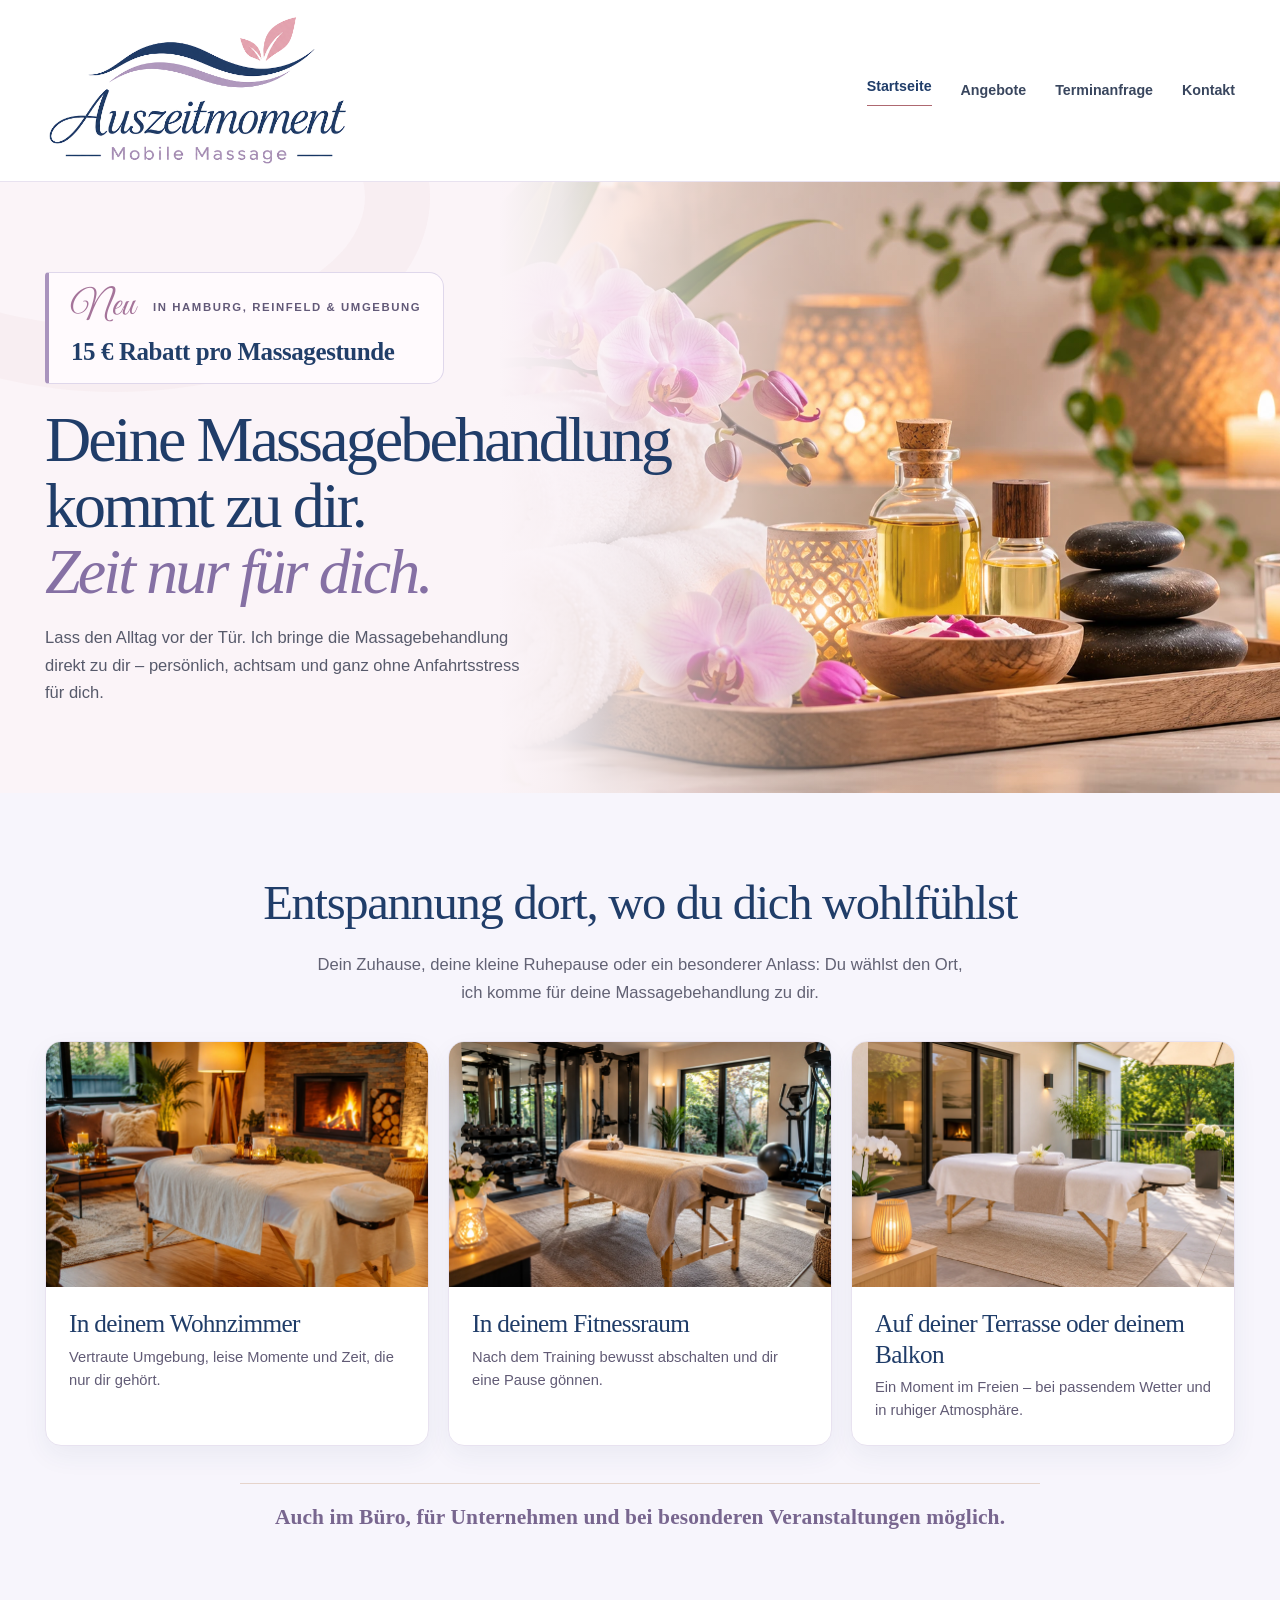
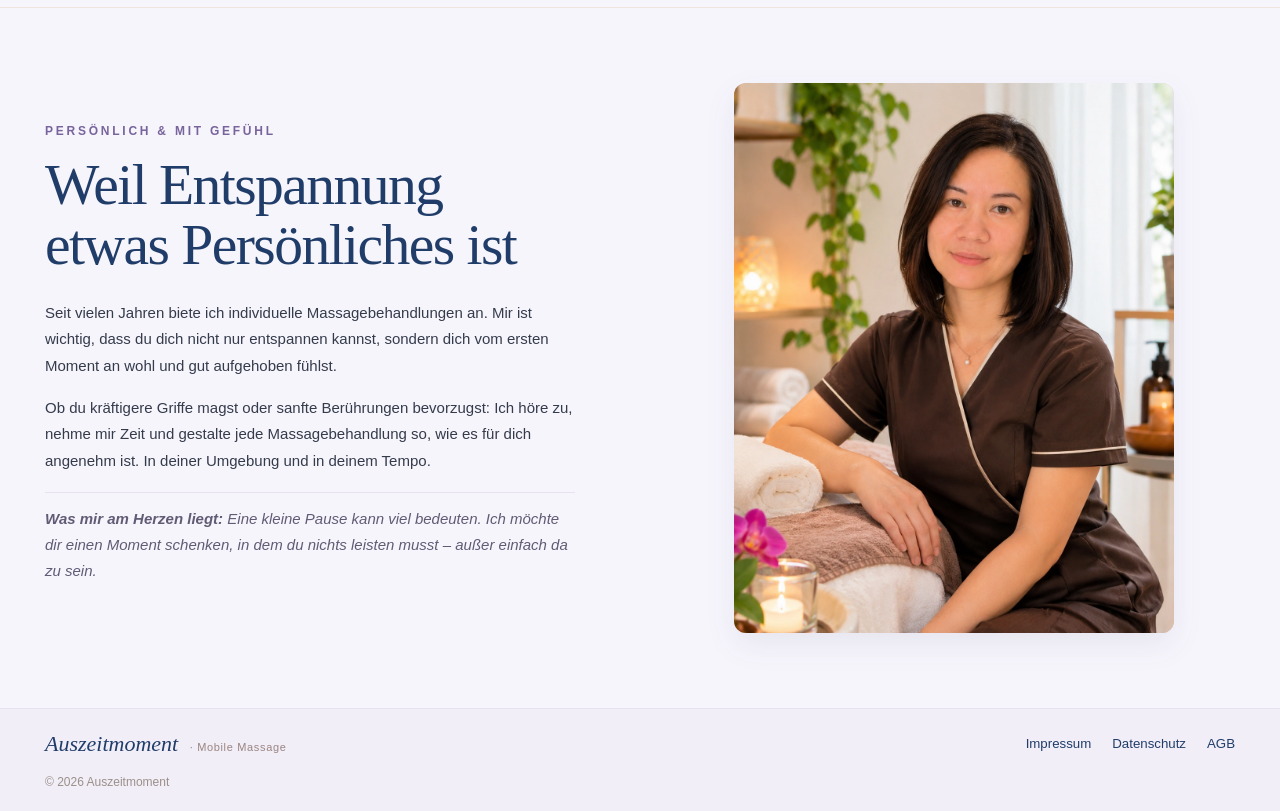
<file: index.html>
<!DOCTYPE html>

<html lang="de"><head><meta charset="utf-8"/><meta content="width=device-width,initial-scale=1" name="viewport"/><meta content="#203d69" name="theme-color"/><link href="styles.css" rel="stylesheet"/><title>Mobile Massage Schenefeld | Auszeitmoment – Deine Auszeit zu Hause</title><meta content="Mobile Massagebehandlungen in Schenefeld und Umgebung. Genieße deine persönliche Auszeit zu Hause, im Büro oder am Wunschort. Jetzt mit 15 € Kennenlernrabatt pro Massagestunde." name="description"/><link href="brand.css" rel="stylesheet"/><link href="assets/favicon.png" rel="icon" type="image/png"/><link href="elegant.css" rel="stylesheet"/><link href="aufgeraeumt.css" rel="stylesheet"/><link href="farbwelt-blau-lavendel-rosa.css" rel="stylesheet"/>
<link href="https://fonts.googleapis.com/css2?family=Great+Vibes&amp;display=swap" rel="stylesheet"/><link href="startseite-texte.css" rel="stylesheet"/><link href="logo-2x.css" rel="stylesheet"/></head><body><header class="site-header"><div class="container nav-wrap">
<a aria-label="Auszeitmoment – Startseite" class="brand" href="index.html"><img alt="Auszeitmoment – Mobile Massage" class="brand-logo-image" height="649" src="assets/auszeitmoment-logo.png" width="1228"/></a>
<button aria-controls="site-nav" aria-expanded="false" aria-label="Menü öffnen" class="menu-toggle" type="button">☰</button>
<nav aria-label="Hauptnavigation" class="site-nav" id="site-nav"><a aria-current="page" data-nav="start" href="index.html">Startseite</a><a data-nav="massage" href="massagen.html">Angebote</a><a data-nav="termin" href="termin.html">Terminanfrage</a><a data-nav="kontakt" href="kontakt.html">Kontakt</a></nav>
</div></header>
<main><section class="hero" id="start"><div aria-label="Elegante Massage-Dekoration mit Orchideen, Handtüchern, Massageöl, Kerzen und Steinen" class="hero-photo" role="img"></div><div class="container"><div class="hero-copy"><div class="az-local-offer" role="note"><div class="az-offer-kicker"><span class="az-neu-script">Neu</span><span class="az-neu-location">in Hamburg, Reinfeld &amp; Umgebung</span></div><strong>15 € Rabatt pro Massagestunde</strong></div><h1>Deine Massagebehandlung<br/>kommt zu dir.<br/><em>Zeit nur für dich.</em></h1><p class="hero-desc">Lass den Alltag vor der Tür. Ich bringe die Massagebehandlung direkt zu dir – persönlich, achtsam und ganz ohne Anfahrtsstress für dich.</p></div></div></section>
<section class="section" id="orte"><div class="container"><div class="section-heading"><h2>Entspannung dort, wo du dich wohlfühlst</h2><p>Dein Zuhause, deine kleine Ruhepause oder ein besonderer Anlass: Du wählst den Ort, ich komme für deine Massagebehandlung zu dir.</p></div><div class="places">
<article class="place-card"><img alt="Aufgebaute mobile Massageliege im gemütlichen Wohnzimmer" height="1024" loading="lazy" src="assets/wohnzimmer-kamin.webp" width="1536"/><div class="place-content"><h3>In deinem Wohnzimmer</h3><p>Vertraute Umgebung, leise Momente und Zeit, die nur dir gehört.</p></div></article>
<article class="place-card"><img alt="Massageliege im privaten Fitnessraum neben Trainingsgeräten" height="1024" loading="lazy" src="assets/fitnessraum.webp" width="1536"/><div class="place-content"><h3>In deinem Fitnessraum</h3><p>Nach dem Training bewusst abschalten und dir eine Pause gönnen.</p></div></article>
<article class="place-card"><img alt="Mobile Massageliege auf einer lichtdurchfluteten Terrasse mit Blick in den Garten" height="1024" loading="lazy" src="assets/terrasse.webp" width="1536"/><div class="place-content"><h3>Auf deiner Terrasse oder deinem Balkon</h3><p>Ein Moment im Freien – bei passendem Wetter und in ruhiger Atmosphäre.</p></div></article>
</div><p class="wunschort-extra">Auch im Büro, für Unternehmen und bei besonderen Veranstaltungen möglich.</p>
</div></section>
<section class="section" id="ueber-mich"><div class="container about"><div class="about-copy"><span class="eyebrow">PERSÖNLICH &amp; MIT GEFÜHL</span><h2>Weil Entspannung etwas Persönliches ist</h2><p>Seit vielen Jahren biete ich individuelle Massagebehandlungen an. Mir ist wichtig, dass du dich nicht nur entspannen kannst, sondern dich vom ersten Moment an wohl und gut aufgehoben fühlst.</p><p>Ob du kräftigere Griffe magst oder sanfte Berührungen bevorzugst: Ich höre zu, nehme mir Zeit und gestalte jede Massagebehandlung so, wie es für dich angenehm ist. In deiner Umgebung und in deinem Tempo.</p><p class="about-note"><strong>Was mir am Herzen liegt:</strong> Eine kleine Pause kann viel bedeuten. Ich möchte dir einen Moment schenken, in dem du nichts leisten musst – außer einfach da zu sein.</p></div><figure class="about-photo"><img alt="Masseurin in professioneller Arbeitskleidung" decoding="async" height="1402" loading="eager" src="assets/portrait-ueber-mich.webp" width="1122"/></figure></div></section>
</main><footer class="footer az-tidy-footer"><div class="container"><div class="az-footer-bar"><div class="az-footer-identity">Auszeitmoment <span>· Mobile Massage</span></div><nav aria-label="Rechtliches" class="az-footer-links"><a href="impressum.html">Impressum</a><a href="datenschutz.html">Datenschutz</a><a href="agb.html">AGB</a></nav></div><div class="az-footer-bottom"><p class="az-footer-copy">© <span class="js-year">2026</span> Auszeitmoment</p></div></div></footer><script defer="" src="script.js"></script></body></html>
</file>
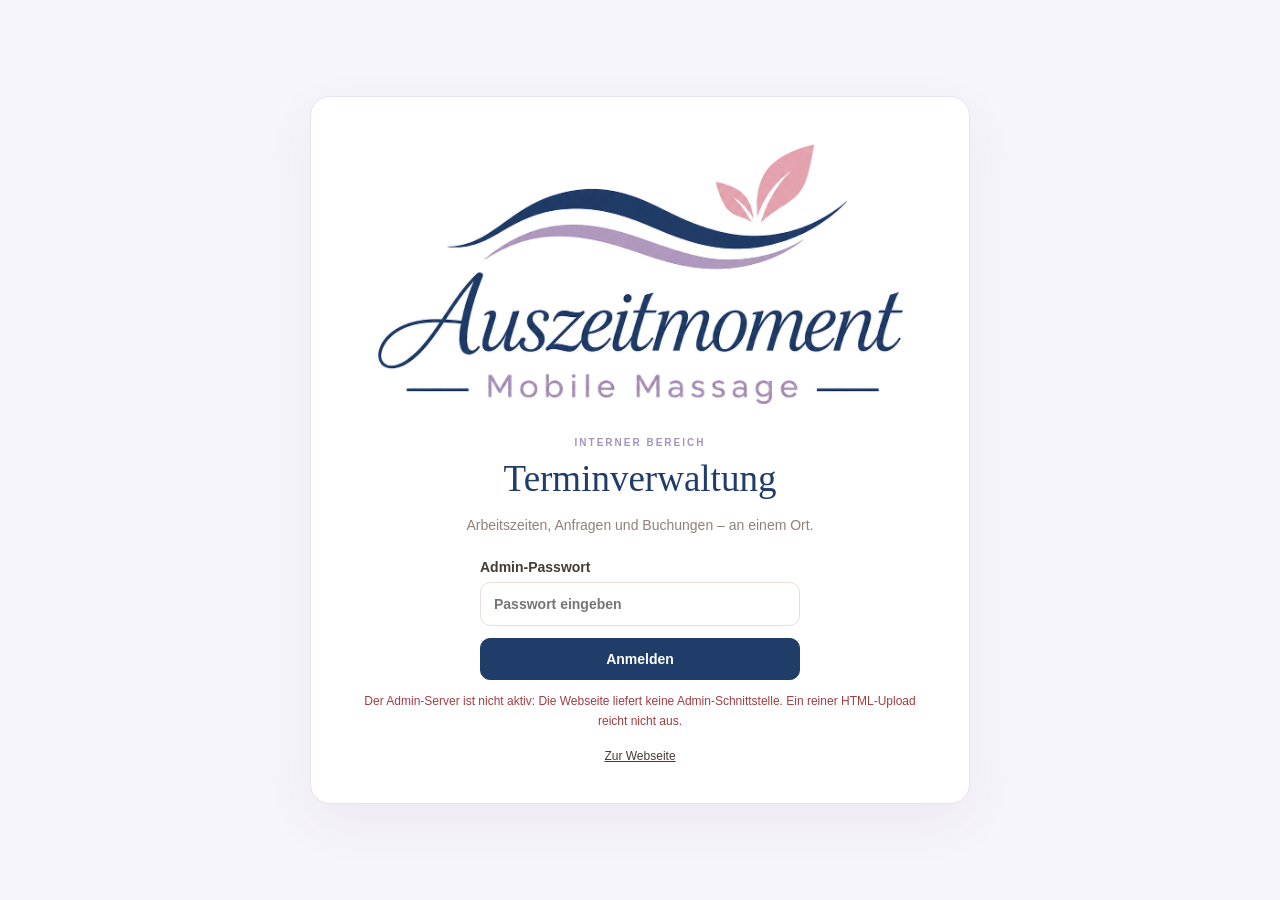
<file: admin.html>
<!doctype html><html lang="de"><head><meta charset="utf-8"><meta name="viewport" content="width=device-width,initial-scale=1"><meta name="robots" content="noindex,nofollow"><title>Verwaltung | Auszeitmoment</title><link rel="stylesheet" href="admin.css"><link rel="icon" href="assets/favicon.png"><link rel="stylesheet" href="admin-farbwelt.css"/><link rel="stylesheet" href="admin-logo-2x.css"/></head>
<body>
<main id="az-auth" class="auth-view"><div class="login-card"><img src="assets/auszeitmoment-logo.png" alt="Auszeitmoment – Mobile Massage" class="login-logo"><div class="eyebrow">INTERNER BEREICH</div><h1>Terminverwaltung</h1><p>Arbeitszeiten, Anfragen und Buchungen – an einem Ort.</p><form id="password-login-form" autocomplete="on"><label for="admin-password">Admin-Passwort<input id="admin-password" name="password" type="password" autocomplete="current-password" required placeholder="Passwort eingeben"></label><button type="submit" class="primary">Anmelden</button></form><p class="notice" id="login-notice" role="alert" aria-live="polite"></p><a href="index.html">Zur Webseite</a></div></main>
<div id="az-app" hidden>
<aside class="sidebar"><a href="index.html" title="Zur öffentlichen Startseite"><img src="assets/auszeitmoment-logo.png" alt="Auszeitmoment" class="sidebar-logo"></a><div class="side-label">VERWALTUNG</div><nav class="side-nav" aria-label="Adminnavigation"><button class="nav active" data-tab="dashboard">◫ <span>Übersicht</span></button><button class="nav" data-tab="calendar">▦ <span>Kalender</span></button><button class="nav" data-tab="requests">◷ <span>Anfragen & Kunden</span> <b id="pending-count" class="number">0</b></button><button class="nav" data-tab="hours">◴ <span>Arbeitszeiten</span></button></nav><div class="side-foot"><a href="index.html">↗ Zur Webseite</a><button id="logout">Abmelden</button></div></aside>
<div class="workspace"><header class="workspace-top"><div><div class="eyebrow">AUSZEITMOMENT · ADMIN</div><h1 id="section-title">Übersicht</h1></div><div class="header-actions"><span id="today-label"></span><button class="outline" id="refresh">↻ Aktualisieren</button><button class="primary" id="add-appointment">+ Termin eintragen</button></div></header>
<div id="message" class="toast" role="status" hidden></div>
<section id="tab-dashboard" class="tab-page"><div class="metric-grid"><div class="metric"><span>Offene Anfragen</span><strong id="stat-pending">0</strong><small>noch nicht bestätigt</small></div><div class="metric"><span>Bestätigte Termine</span><strong id="stat-confirmed">0</strong><small>insgesamt</small></div><div class="metric"><span>Heute</span><strong id="stat-today">0</strong><small>gebuchte Behandlungen</small></div><div class="metric"><span>Nächste 7 Tage</span><strong id="stat-week">0</strong><small>bestätigte Termine</small></div></div><div class="two-col"><section class="surface"><div class="surface-head"><h2>Neueste Anfragen</h2><button class="text-link" data-go="requests">Alle anzeigen</button></div><div id="dashboard-requests"></div></section><section class="surface"><div class="surface-head"><h2>Nächste Termine</h2><button class="text-link" data-go="calendar">Zum Kalender</button></div><div id="dashboard-next"></div></section></div></section>
<section id="tab-calendar" class="tab-page" hidden><div class="surface"><div class="surface-head wrap"><div><h2>Terminkalender</h2><p>Auf einen Blick: Buchungen und noch offene Anfragen.</p></div><div class="month-nav"><button id="month-prev" class="square" aria-label="Vorheriger Monat">‹</button><strong id="month-title"></strong><button id="month-next" class="square" aria-label="Nächster Monat">›</button></div></div><div class="month-weekdays"><span>Mo</span><span>Di</span><span>Mi</span><span>Do</span><span>Fr</span><span>Sa</span><span>So</span></div><div id="month-grid" class="month-grid"></div></div><div class="surface" style="margin-top:18px"><div class="surface-head wrap"><div><h2 id="selected-day-title">Tagesansicht</h2><p id="day-subtitle">Minutengenaue Planung</p></div><button class="outline" id="make-day-block">+ Zeit sperren</button></div><div id="day-bookings"></div></div></section>
<section id="tab-requests" class="tab-page" hidden><div class="surface"><div class="surface-head wrap"><div><h2>Terminanfragen & Kunden</h2><p>Suche nach Name, Telefon, E-Mail, Behandlung oder Ort.</p></div><div class="filters"><input id="booking-search" type="search" placeholder="Kunden oder Termine suchen …"><select id="booking-status-filter" aria-label="Statusfilter"><option value="all">Alle Status</option><option value="pending">Offene Anfragen</option><option value="confirmed">Bestätigt</option><option value="completed">Erledigt</option><option value="cancelled">Abgesagt</option></select></div></div><div class="table-scroll"><table><thead><tr><th>Termin</th><th>Kunde</th><th>Behandlung</th><th>Preis</th><th>Status</th><th></th></tr></thead><tbody id="booking-rows"></tbody></table></div></div></section>
<section id="tab-hours" class="tab-page" hidden><div class="two-col"><section class="surface"><div class="surface-head"><div><h2>Wöchentliche Arbeitszeiten</h2><p>Für jeden Wochentag beliebig viele Zeitfenster.</p></div></div><form id="weekly-form" class="compact-form"><label>Wochentag<select name="weekday" required><option value="0">Montag</option><option value="1">Dienstag</option><option value="2">Mittwoch</option><option value="3">Donnerstag</option><option value="4">Freitag</option><option value="5">Samstag</option><option value="6">Sonntag</option></select></label><label>Von<input name="start_time" type="time" step="60" value="09:00" required></label><label>Bis<input name="end_time" type="time" step="60" value="18:00" required></label><label>Art<select name="is_open"><option value="1">Arbeitszeit</option><option value="0">Pause / gesperrt</option></select></label><button class="primary" type="submit">Zeitfenster speichern</button></form><div id="weekly-list"></div></section><section class="surface"><div class="surface-head"><div><h2>Einzelne Tage & Ausnahmen</h2><p>Zusätzliche Arbeitszeiten, Urlaub, Pausen oder blockierte Minuten.</p></div></div><form id="date-form" class="compact-form"><label>Datum<input name="day" type="date" required></label><label>Von<input name="start_time" type="time" step="60" value="09:00" required></label><label>Bis<input name="end_time" type="time" step="60" value="18:00" required></label><label>Art<select name="is_open"><option value="0">Gesperrt / Urlaub</option><option value="1">Zusätzliche Arbeitszeit</option></select></label><label class="full-width">Notiz (intern)<input name="note" placeholder="z. B. Arzttermin, Urlaub"></label><button class="primary" type="submit">Ausnahme speichern</button></form><div id="date-list"></div></section></div><p class="hint">Jede Uhrzeit lässt sich auf die Minute einstellen, z. B. 08:17–12:43. Ein zusätzlicher bestätigter Termin blockiert seine Behandlungsdauer und 15 Minuten Vor- und Nachbereitung.</p></section>
</div></div>
<dialog id="appointment-dialog" class="dialog"><form id="appointment-form" method="dialog"><header><div><div class="eyebrow">KUNDENKARTE</div><h2 id="dialog-title">Termin</h2></div><button type="button" id="dialog-close" class="square" aria-label="Schließen">×</button></header><div class="dialog-grid"><label>Name<input id="e-name" required></label><label>E-Mail<input id="e-email" type="email" required></label><label>Telefon<input id="e-phone" type="tel"></label><label>Behandlungsart<input id="e-massage" placeholder="Behandlungsart"></label><label>Datum<input id="e-day" type="date" required></label><label>Beginn (minutengenau)<input id="e-time" type="time" step="60" required></label><label>Dauer in Minuten<input id="e-duration" type="number" min="15" max="540" step="1" required></label><label>Preis in €<input id="e-price" type="number" min="0" step="1"></label><label class="full-width">Adresse<input id="e-address" placeholder="Straße, PLZ und Ort"></label><label class="full-width">Interne Notiz<textarea id="e-notes" rows="3"></textarea></label></div><div id="dialog-extra" class="extra"></div><footer><button type="button" class="outline" id="dialog-cancel">Schließen</button><button type="button" class="outline danger" id="mark-cancelled">Absagen</button><button type="button" class="outline" id="mark-completed">Erledigt</button><button type="submit" class="primary" id="save-appointment">Termin speichern / bestätigen</button></footer></form></dialog>
<script defer src="admin.js"></script></body></html>
</file>
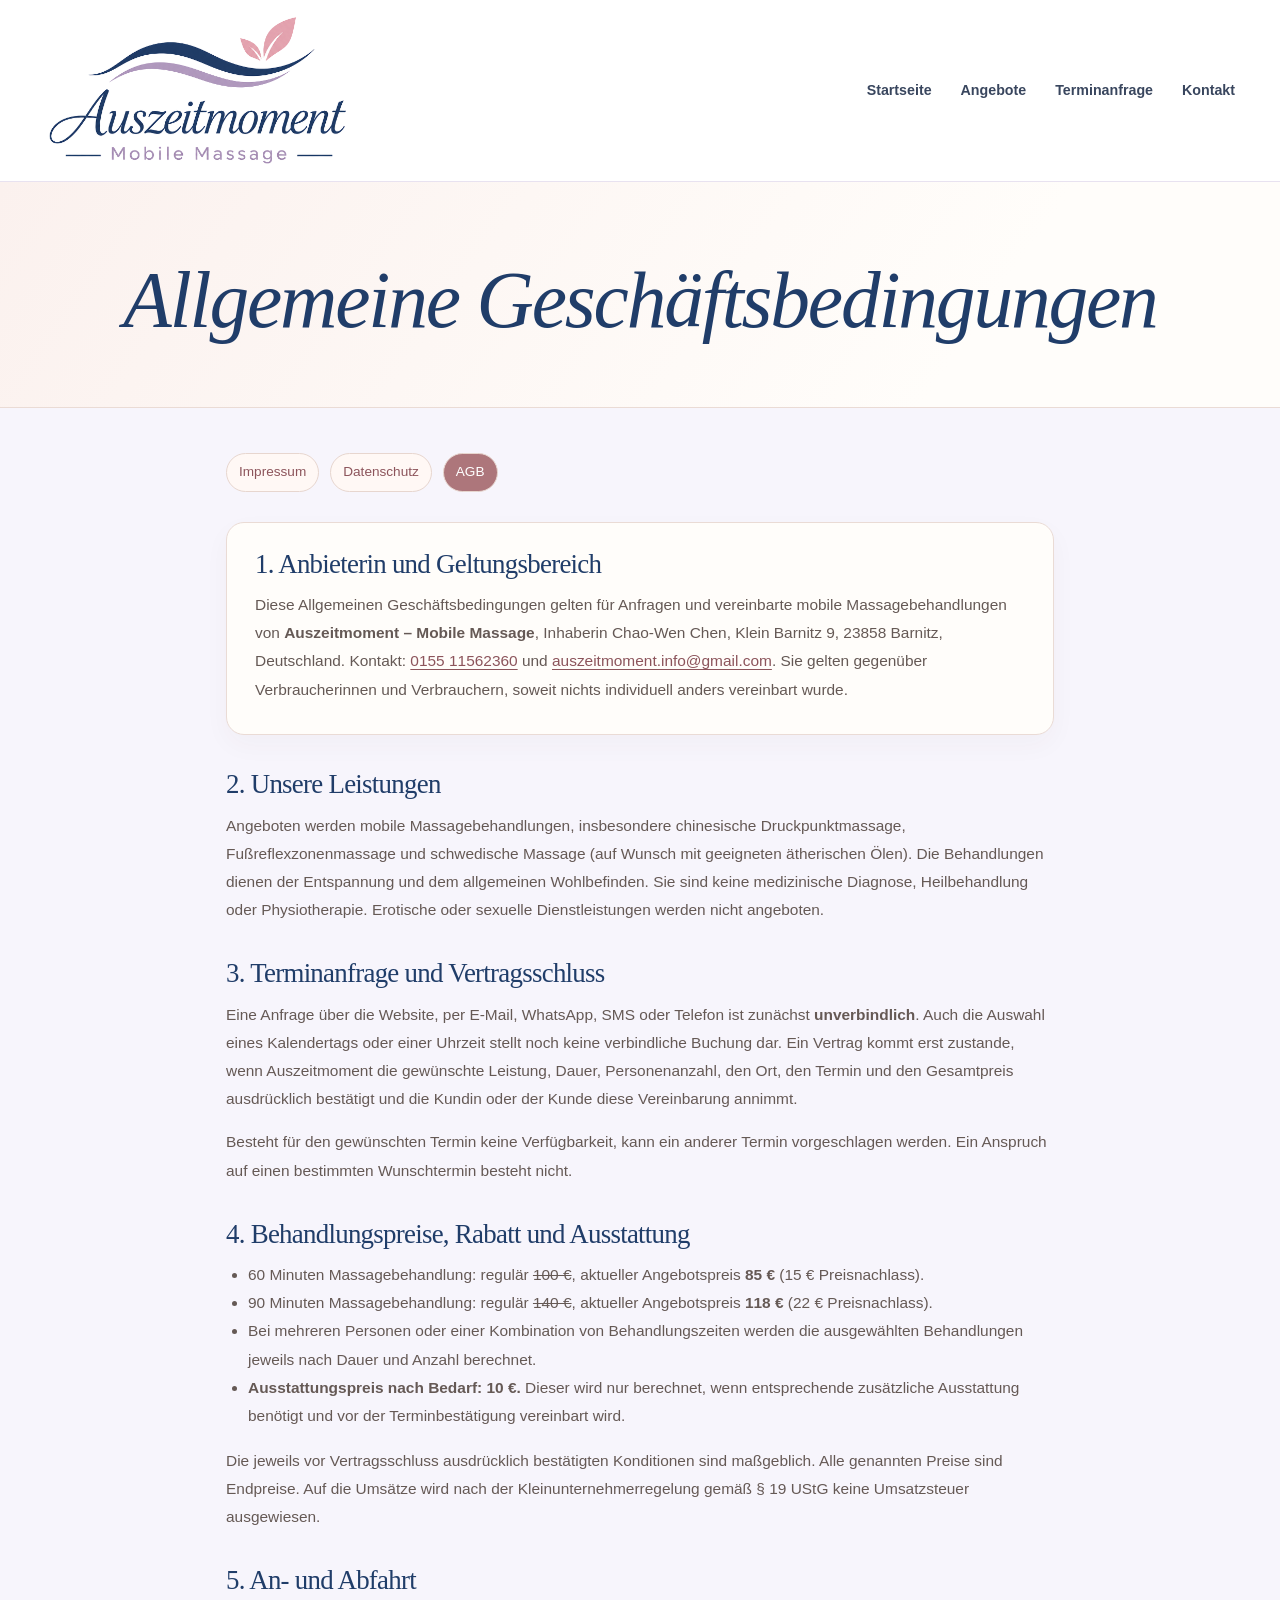
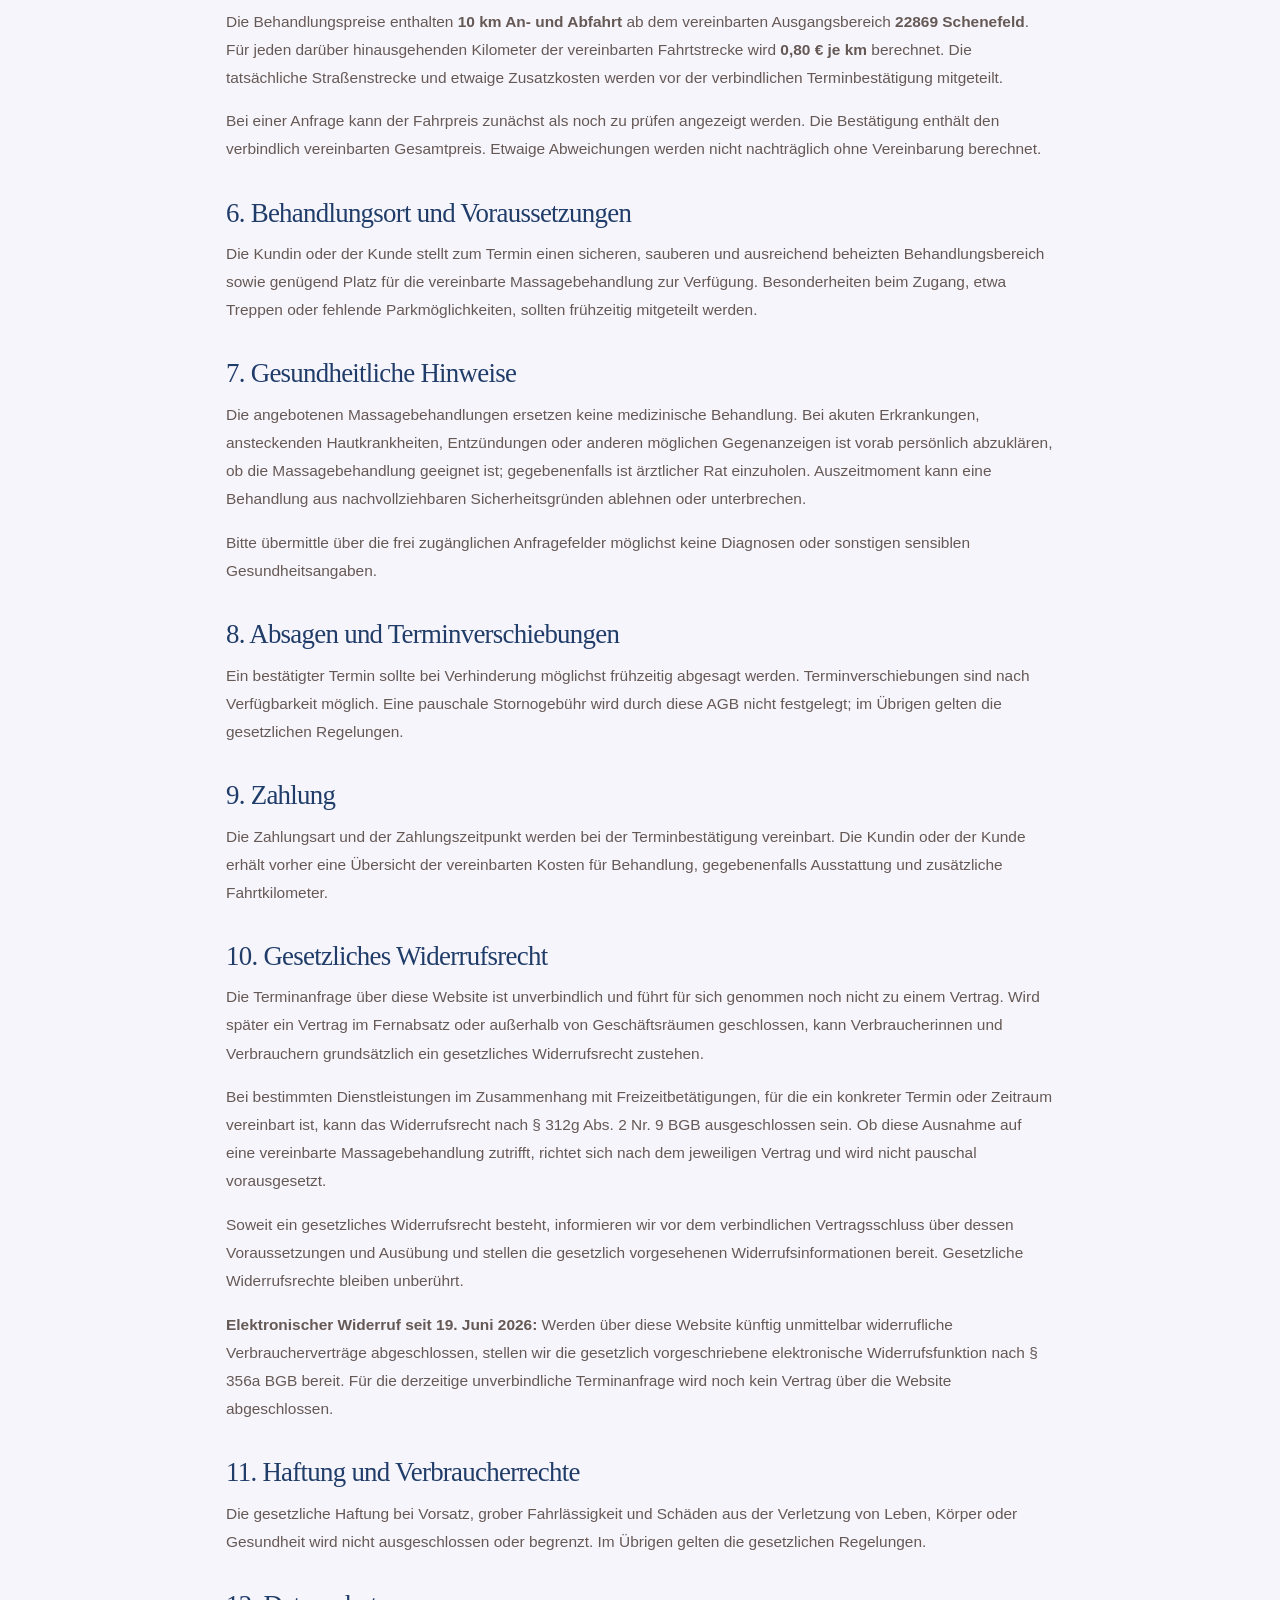
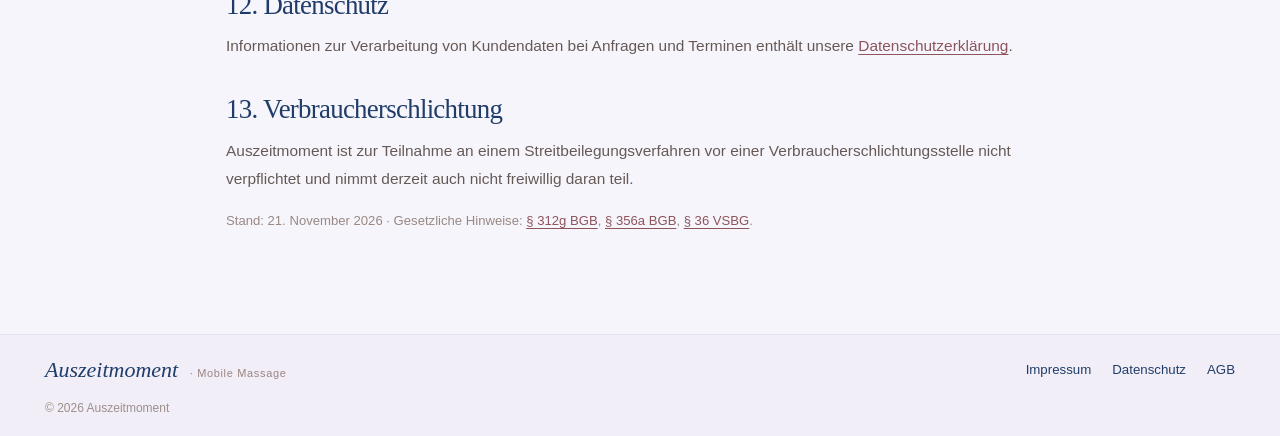
<file: agb.html>
<!DOCTYPE html>

<html lang="de"><head><meta charset="utf-8"/><meta content="width=device-width, initial-scale=1" name="viewport"/><meta content="#fffaf7" name="theme-color"/><meta content="AGB und Preise für mobile Massagebehandlungen von Auszeitmoment – aktuelle Konditionen und Terminanfragen." name="description"/><title>Allgemeine Geschäftsbedingungen | Auszeitmoment – Mobile Massage</title><link href="assets/favicon.png" rel="icon" type="image/png"/><link href="styles.css" rel="stylesheet"/><link href="brand.css" rel="stylesheet"/><link href="elegant.css" rel="stylesheet"/><link href="rechtliches.css" rel="stylesheet"/><link href="aufgeraeumt.css" rel="stylesheet"/><link href="farbwelt-blau-lavendel-rosa.css" rel="stylesheet"/>
<link href="logo-2x.css" rel="stylesheet"/></head><body><header class="site-header"><div class="container nav-wrap">
<a aria-label="Auszeitmoment – Startseite" class="brand" href="index.html"><img alt="Auszeitmoment – Mobile Massage" class="brand-logo-image" height="649" src="assets/auszeitmoment-logo.png" width="1228"/></a>
<button aria-controls="site-nav" aria-expanded="false" aria-label="Menü öffnen" class="menu-toggle" type="button">☰</button>
<nav aria-label="Hauptnavigation" class="site-nav" id="site-nav"><a data-nav="start" href="index.html">Startseite</a><a data-nav="massage" href="massagen.html">Angebote</a><a data-nav="termin" href="termin.html">Terminanfrage</a><a data-nav="kontakt" href="kontakt.html">Kontakt</a></nav>

</div></header><main><section class="az-legal-hero"><div class="container"><h1>Allgemeine Geschäftsbedingungen</h1></div></section><article class="az-legal-wrap"><div aria-label="Rechtliche Seiten" class="az-topnav"><a href="impressum.html">Impressum</a><a href="datenschutz.html">Datenschutz</a><a aria-current="page" href="agb.html">AGB</a></div>
<section class="az-contact-card"><h2 style="margin-top:0">1. Anbieterin und Geltungsbereich</h2>
<p>Diese Allgemeinen Geschäftsbedingungen gelten für Anfragen und vereinbarte mobile Massagebehandlungen von <strong>Auszeitmoment – Mobile Massage</strong>, Inhaberin Chao-Wen Chen, Klein Barnitz 9, 23858 Barnitz, Deutschland. Kontakt: <a href="tel:+4915511562360">0155 11562360</a> und <a href="mailto:auszeitmoment.info@gmail.com">auszeitmoment.info@gmail.com</a>. Sie gelten gegenüber Verbraucherinnen und Verbrauchern, soweit nichts individuell anders vereinbart wurde.</p></section>
<h2>2. Unsere Leistungen</h2>
<p>Angeboten werden mobile Massagebehandlungen, insbesondere chinesische Druckpunktmassage, Fußreflexzonenmassage und schwedische Massage (auf Wunsch mit geeigneten ätherischen Ölen). Die Behandlungen dienen der Entspannung und dem allgemeinen Wohlbefinden. Sie sind keine medizinische Diagnose, Heilbehandlung oder Physiotherapie. Erotische oder sexuelle Dienstleistungen werden nicht angeboten.</p>
<h2>3. Terminanfrage und Vertragsschluss</h2>
<p>Eine Anfrage über die Website, per E-Mail, WhatsApp, SMS oder Telefon ist zunächst <strong>unverbindlich</strong>. Auch die Auswahl eines Kalendertags oder einer Uhrzeit stellt noch keine verbindliche Buchung dar. Ein Vertrag kommt erst zustande, wenn Auszeitmoment die gewünschte Leistung, Dauer, Personenanzahl, den Ort, den Termin und den Gesamtpreis ausdrücklich bestätigt und die Kundin oder der Kunde diese Vereinbarung annimmt.</p>
<p>Besteht für den gewünschten Termin keine Verfügbarkeit, kann ein anderer Termin vorgeschlagen werden. Ein Anspruch auf einen bestimmten Wunschtermin besteht nicht.</p>
<h2>4. Behandlungspreise, Rabatt und Ausstattung</h2>
<ul><li>60 Minuten Massagebehandlung: regulär <s>100 €</s>, aktueller Angebotspreis <strong>85 €</strong> (15 € Preisnachlass).</li>
<li>90 Minuten Massagebehandlung: regulär <s>140 €</s>, aktueller Angebotspreis <strong>118 €</strong> (22 € Preisnachlass).</li>
<li>Bei mehreren Personen oder einer Kombination von Behandlungszeiten werden die ausgewählten Behandlungen jeweils nach Dauer und Anzahl berechnet.</li>
<li><strong>Ausstattungspreis nach Bedarf: 10 €.</strong> Dieser wird nur berechnet, wenn entsprechende zusätzliche Ausstattung benötigt und vor der Terminbestätigung vereinbart wird.</li></ul>
<p>Die jeweils vor Vertragsschluss ausdrücklich bestätigten Konditionen sind maßgeblich. Alle genannten Preise sind Endpreise. Auf die Umsätze wird nach der Kleinunternehmerregelung gemäß § 19 UStG keine Umsatzsteuer ausgewiesen.</p>
<h2>5. An- und Abfahrt</h2>
<p>Die Behandlungspreise enthalten <strong>10 km An- und Abfahrt</strong> ab dem vereinbarten Ausgangsbereich <strong>22869 Schenefeld</strong>. Für jeden darüber hinausgehenden Kilometer der vereinbarten Fahrtstrecke wird <strong>0,80 € je km</strong> berechnet. Die tatsächliche Straßenstrecke und etwaige Zusatzkosten werden vor der verbindlichen Terminbestätigung mitgeteilt.</p>
<p>Bei einer Anfrage kann der Fahrpreis zunächst als noch zu prüfen angezeigt werden. Die Bestätigung enthält den verbindlich vereinbarten Gesamtpreis. Etwaige Abweichungen werden nicht nachträglich ohne Vereinbarung berechnet.</p>
<h2>6. Behandlungsort und Voraussetzungen</h2>
<p>Die Kundin oder der Kunde stellt zum Termin einen sicheren, sauberen und ausreichend beheizten Behandlungsbereich sowie genügend Platz für die vereinbarte Massagebehandlung zur Verfügung. Besonderheiten beim Zugang, etwa Treppen oder fehlende Parkmöglichkeiten, sollten frühzeitig mitgeteilt werden.</p>
<h2>7. Gesundheitliche Hinweise</h2>
<p>Die angebotenen Massagebehandlungen ersetzen keine medizinische Behandlung. Bei akuten Erkrankungen, ansteckenden Hautkrankheiten, Entzündungen oder anderen möglichen Gegenanzeigen ist vorab persönlich abzuklären, ob die Massagebehandlung geeignet ist; gegebenenfalls ist ärztlicher Rat einzuholen. Auszeitmoment kann eine Behandlung aus nachvollziehbaren Sicherheitsgründen ablehnen oder unterbrechen.</p>
<p>Bitte übermittle über die frei zugänglichen Anfragefelder möglichst keine Diagnosen oder sonstigen sensiblen Gesundheitsangaben.</p>
<h2>8. Absagen und Terminverschiebungen</h2>
<p>Ein bestätigter Termin sollte bei Verhinderung möglichst frühzeitig abgesagt werden. Terminverschiebungen sind nach Verfügbarkeit möglich. Eine pauschale Stornogebühr wird durch diese AGB nicht festgelegt; im Übrigen gelten die gesetzlichen Regelungen.</p>
<h2>9. Zahlung</h2>
<p>Die Zahlungsart und der Zahlungszeitpunkt werden bei der Terminbestätigung vereinbart. Die Kundin oder der Kunde erhält vorher eine Übersicht der vereinbarten Kosten für Behandlung, gegebenenfalls Ausstattung und zusätzliche Fahrtkilometer.</p>
<h2>10. Gesetzliches Widerrufsrecht</h2>
<p>Die Terminanfrage über diese Website ist unverbindlich und führt für sich genommen noch nicht zu einem Vertrag. Wird später ein Vertrag im Fernabsatz oder außerhalb von Geschäftsräumen geschlossen, kann Verbraucherinnen und Verbrauchern grundsätzlich ein gesetzliches Widerrufsrecht zustehen.</p>
<p>Bei bestimmten Dienstleistungen im Zusammenhang mit Freizeitbetätigungen, für die ein konkreter Termin oder Zeitraum vereinbart ist, kann das Widerrufsrecht nach § 312g Abs. 2 Nr. 9 BGB ausgeschlossen sein. Ob diese Ausnahme auf eine vereinbarte Massagebehandlung zutrifft, richtet sich nach dem jeweiligen Vertrag und wird nicht pauschal vorausgesetzt.</p>
<p>Soweit ein gesetzliches Widerrufsrecht besteht, informieren wir vor dem verbindlichen Vertragsschluss über dessen Voraussetzungen und Ausübung und stellen die gesetzlich vorgesehenen Widerrufsinformationen bereit. Gesetzliche Widerrufsrechte bleiben unberührt.</p>
<p><strong>Elektronischer Widerruf seit 19. Juni 2026:</strong> Werden über diese Website künftig unmittelbar widerrufliche Verbraucherverträge abgeschlossen, stellen wir die gesetzlich vorgeschriebene elektronische Widerrufsfunktion nach § 356a BGB bereit. Für die derzeitige unverbindliche Terminanfrage wird noch kein Vertrag über die Website abgeschlossen.</p>
<h2>11. Haftung und Verbraucherrechte</h2>
<p>Die gesetzliche Haftung bei Vorsatz, grober Fahrlässigkeit und Schäden aus der Verletzung von Leben, Körper oder Gesundheit wird nicht ausgeschlossen oder begrenzt. Im Übrigen gelten die gesetzlichen Regelungen.</p>
<h2>12. Datenschutz</h2>
<p>Informationen zur Verarbeitung von Kundendaten bei Anfragen und Terminen enthält unsere <a href="datenschutz.html">Datenschutzerklärung</a>.</p>
<h2>13. Verbraucherschlichtung</h2>
<p>Auszeitmoment ist zur Teilnahme an einem Streitbeilegungsverfahren vor einer Verbraucherschlichtungsstelle nicht verpflichtet und nimmt derzeit auch nicht freiwillig daran teil.</p>
<p class="az-footnote">Stand: 21. November 2026 · Gesetzliche Hinweise: <a href="https://www.gesetze-im-internet.de/bgb/__312g.html" rel="noopener noreferrer" target="_blank">§ 312g BGB</a>, <a href="https://www.gesetze-im-internet.de/bgb/__356a.html" rel="noopener noreferrer" target="_blank">§ 356a BGB</a>, <a href="https://www.gesetze-im-internet.de/vsbg/__36.html" rel="noopener noreferrer" target="_blank">§ 36 VSBG</a>.</p>
</article></main><footer class="footer az-tidy-footer"><div class="container"><div class="az-footer-bar"><div class="az-footer-identity">Auszeitmoment <span>· Mobile Massage</span></div><nav aria-label="Rechtliches" class="az-footer-links"><a href="impressum.html">Impressum</a><a href="datenschutz.html">Datenschutz</a><a href="agb.html">AGB</a></nav></div><div class="az-footer-bottom"><p class="az-footer-copy">© <span class="js-year">2026</span> Auszeitmoment</p></div></div></footer><script defer="" src="script.js"></script></body></html>
</file>
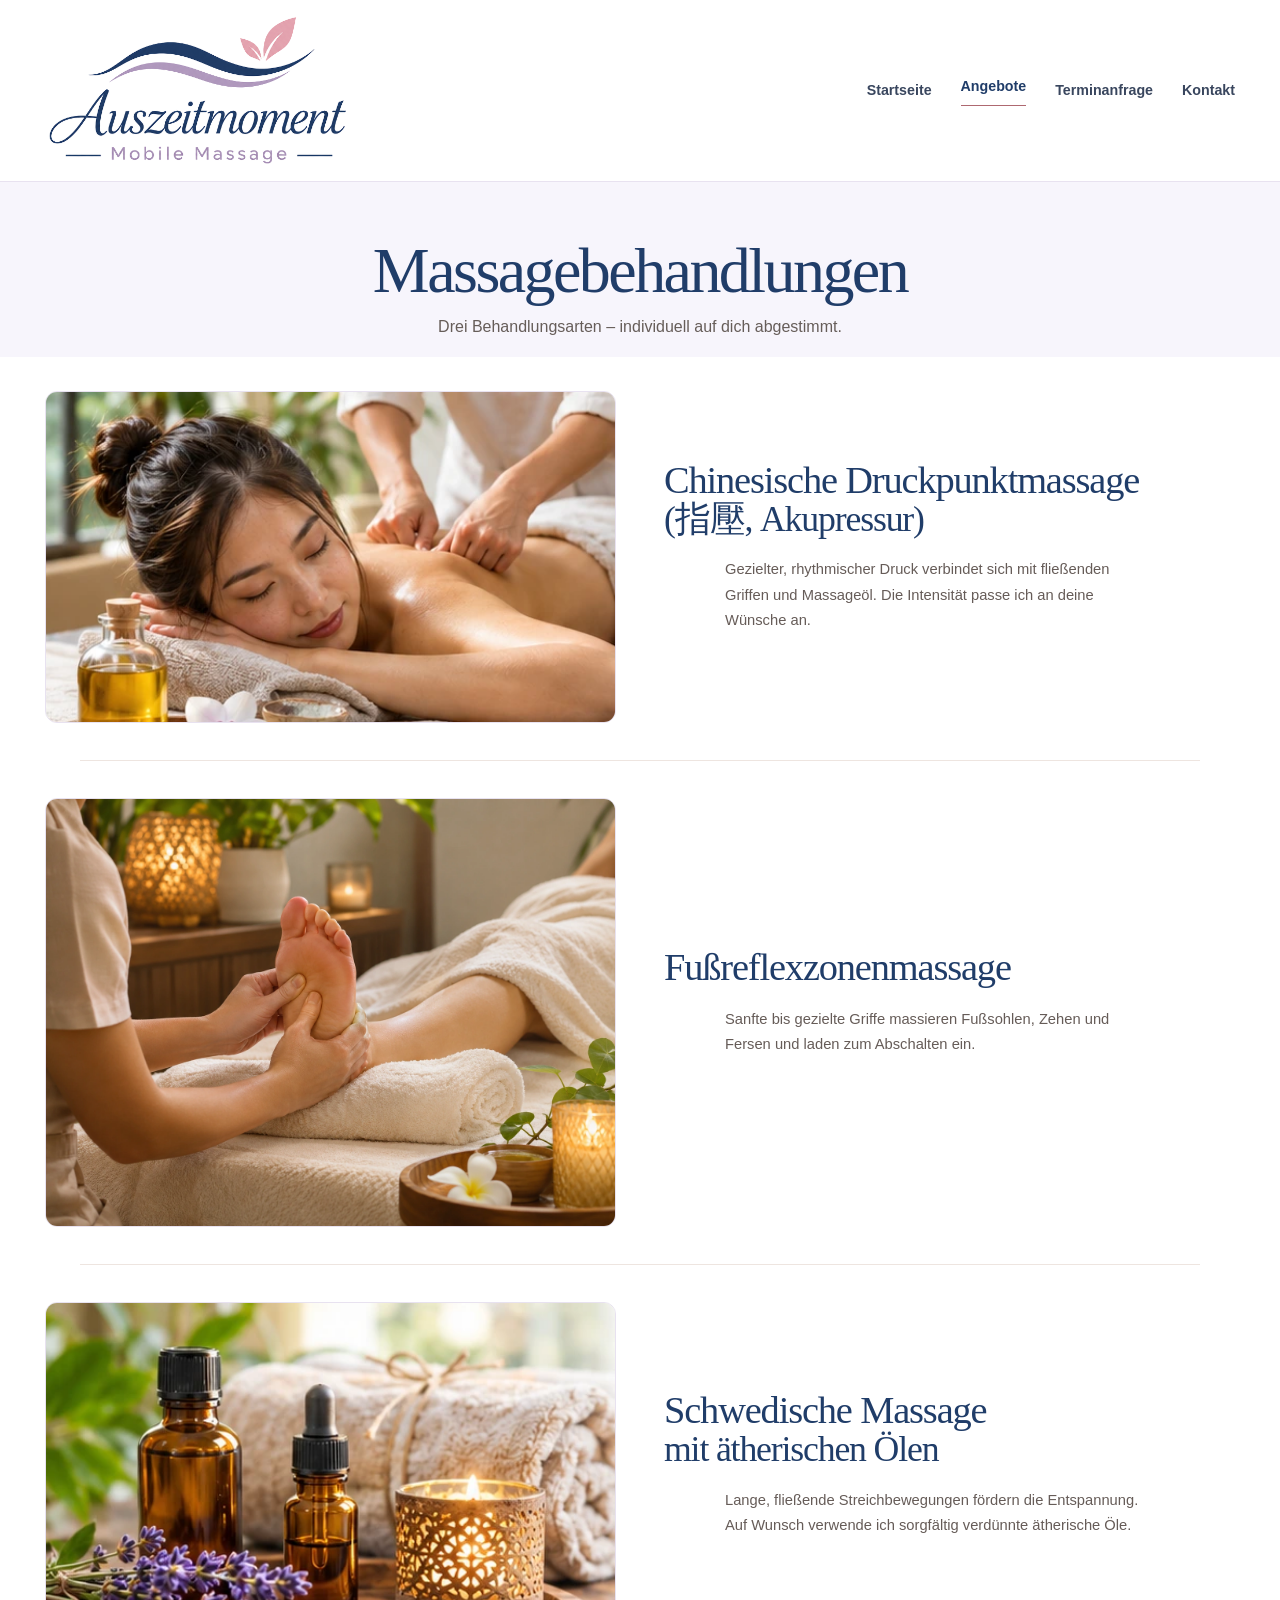
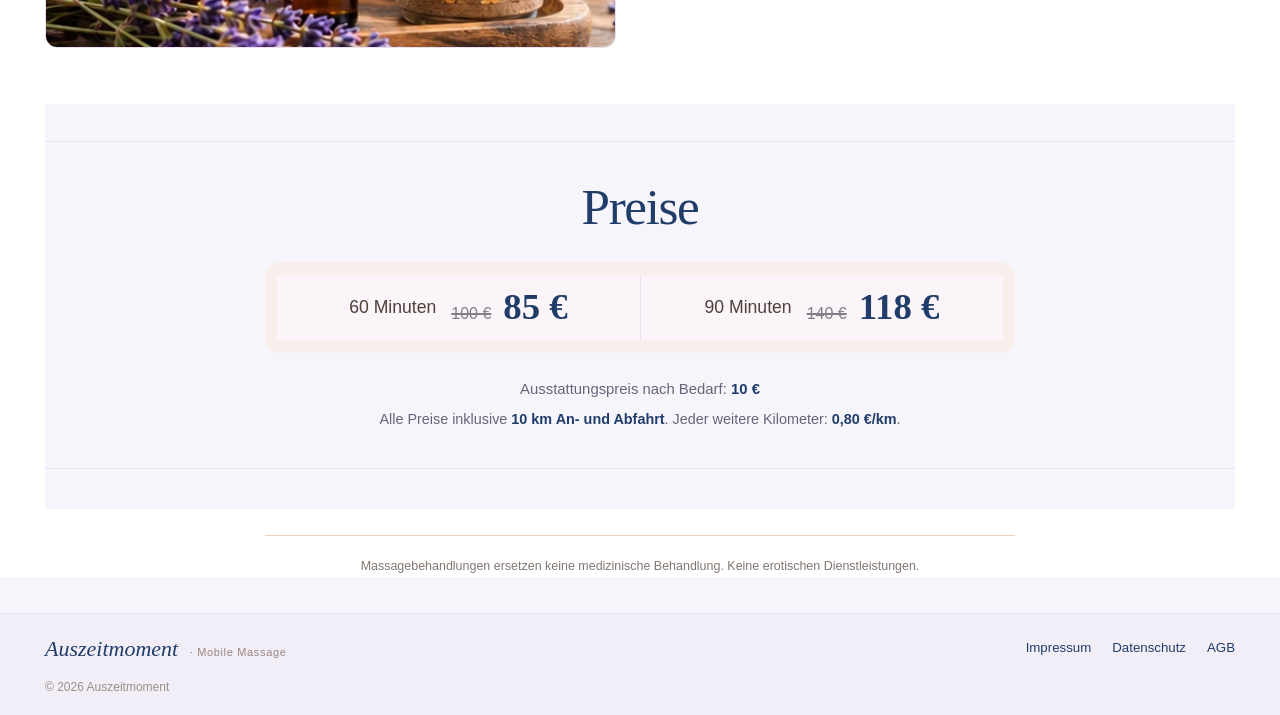
<file: angebote.html>
<!DOCTYPE html>
<html lang="de"><head><meta charset="utf-8"/><meta content="width=device-width,initial-scale=1" name="viewport"/><meta content="0;url=massagen.html" http-equiv="refresh"/><link href="massagen.html" rel="canonical"/><title>Massagen und Angebote | Auszeitmoment</title><link href="aufgeraeumt.css" rel="stylesheet"/><link href="farbwelt-blau-lavendel-rosa.css" rel="stylesheet"/>
<link href="logo-2x.css" rel="stylesheet"/></head><body><p>Weiter zu <a href="massagen.html">Massagen und Angebote</a>.</p></body></html>
</file>
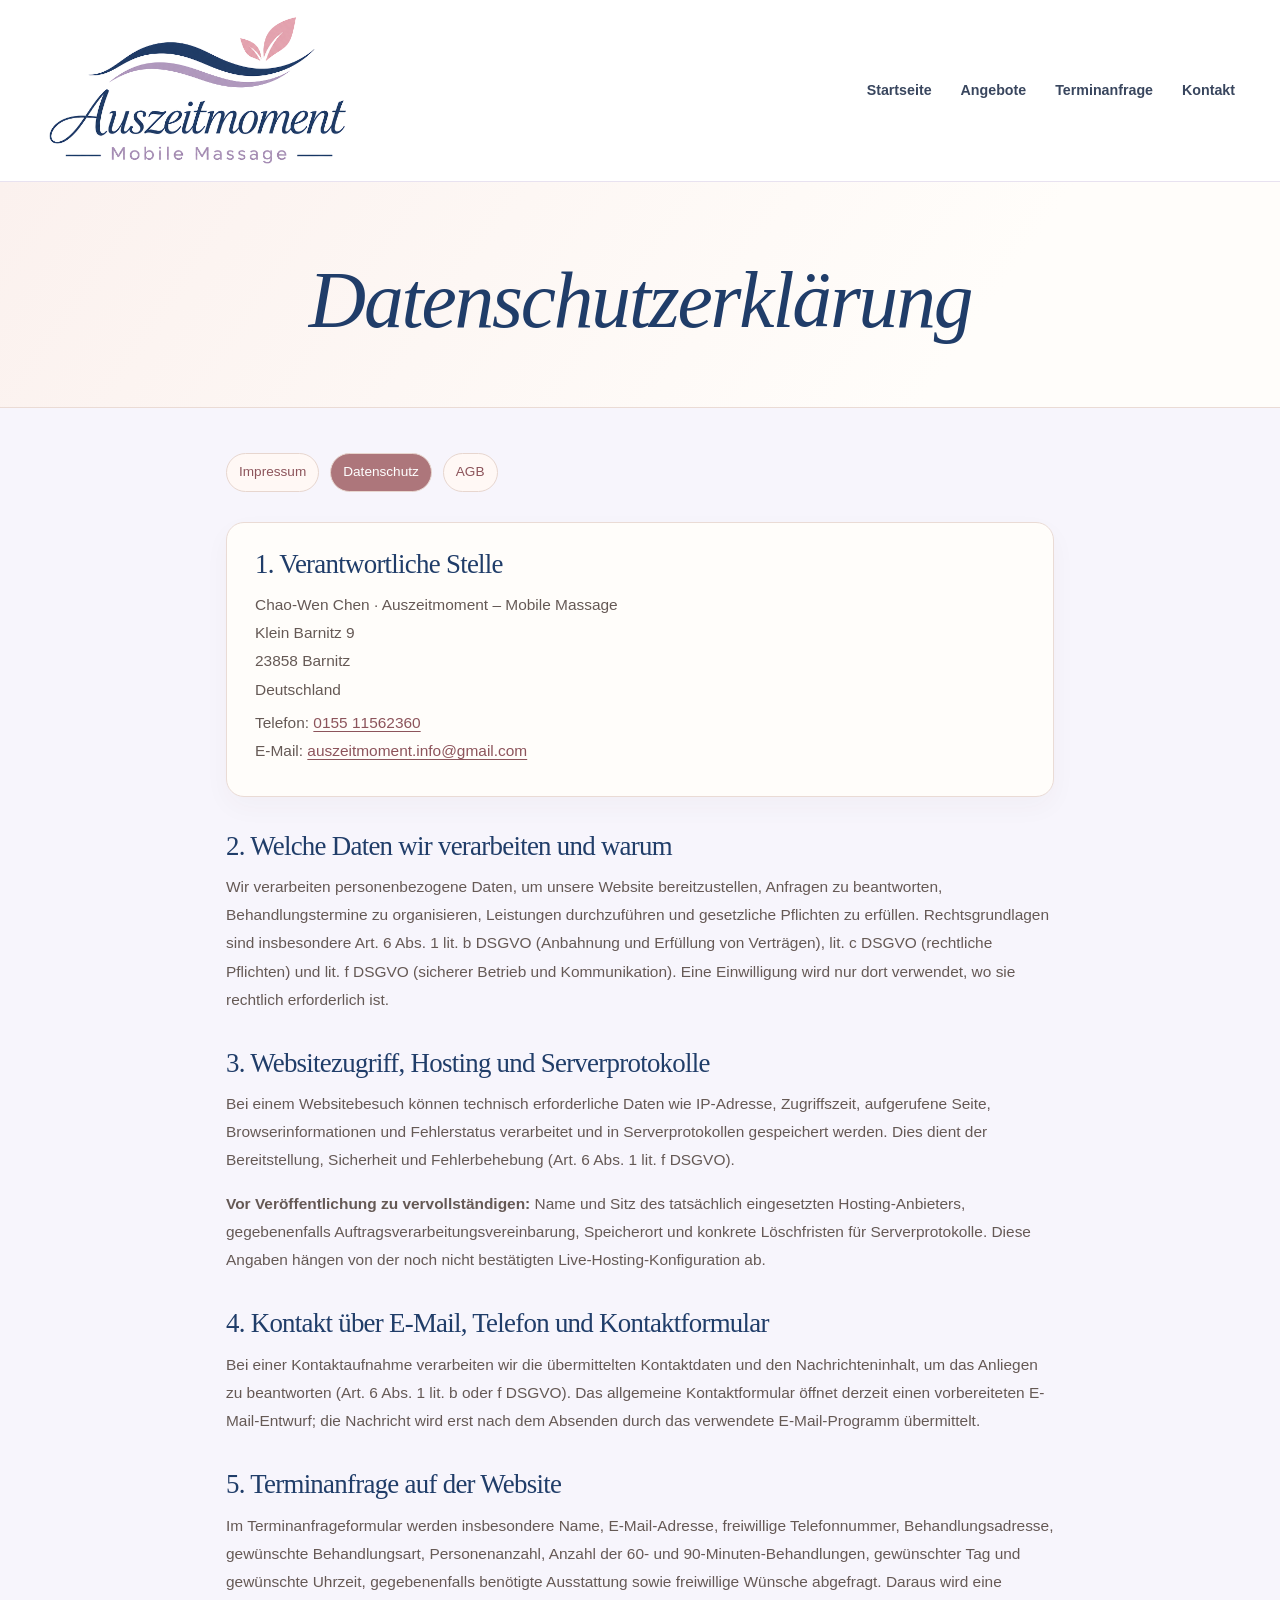
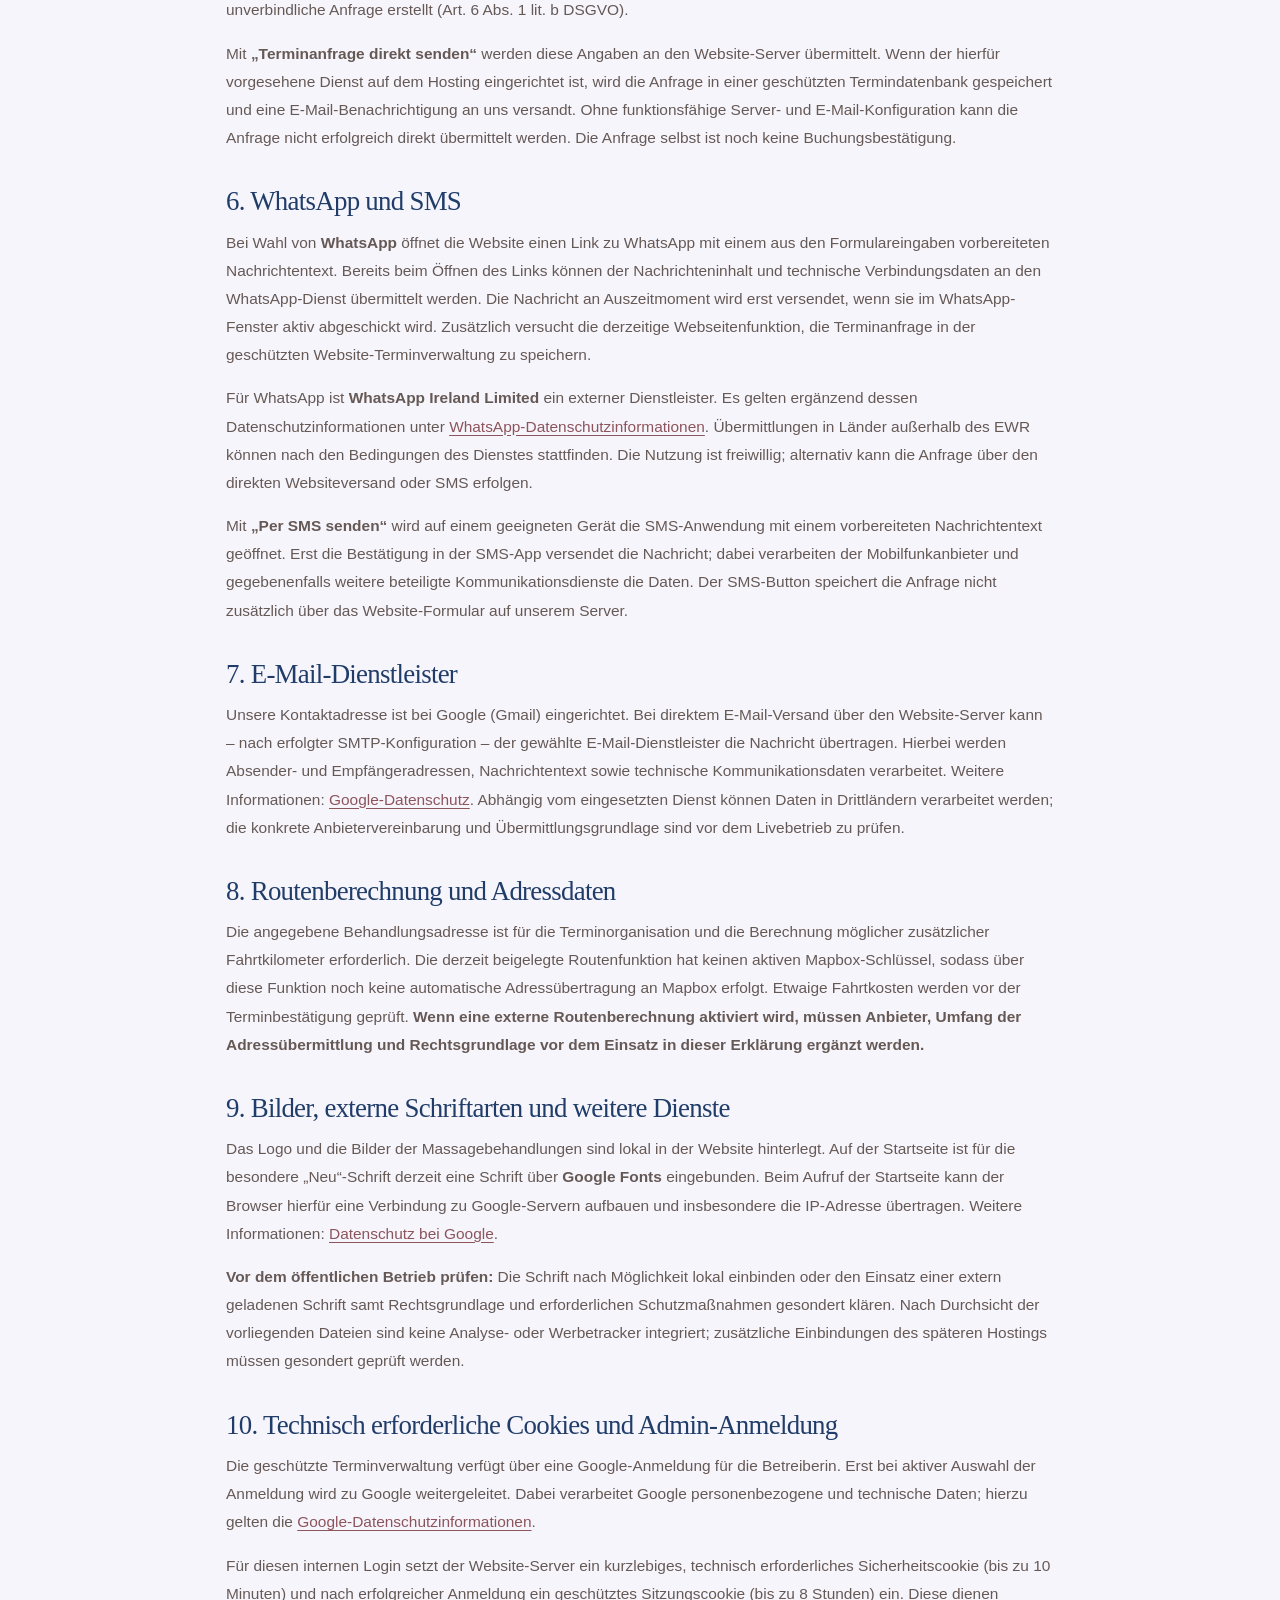
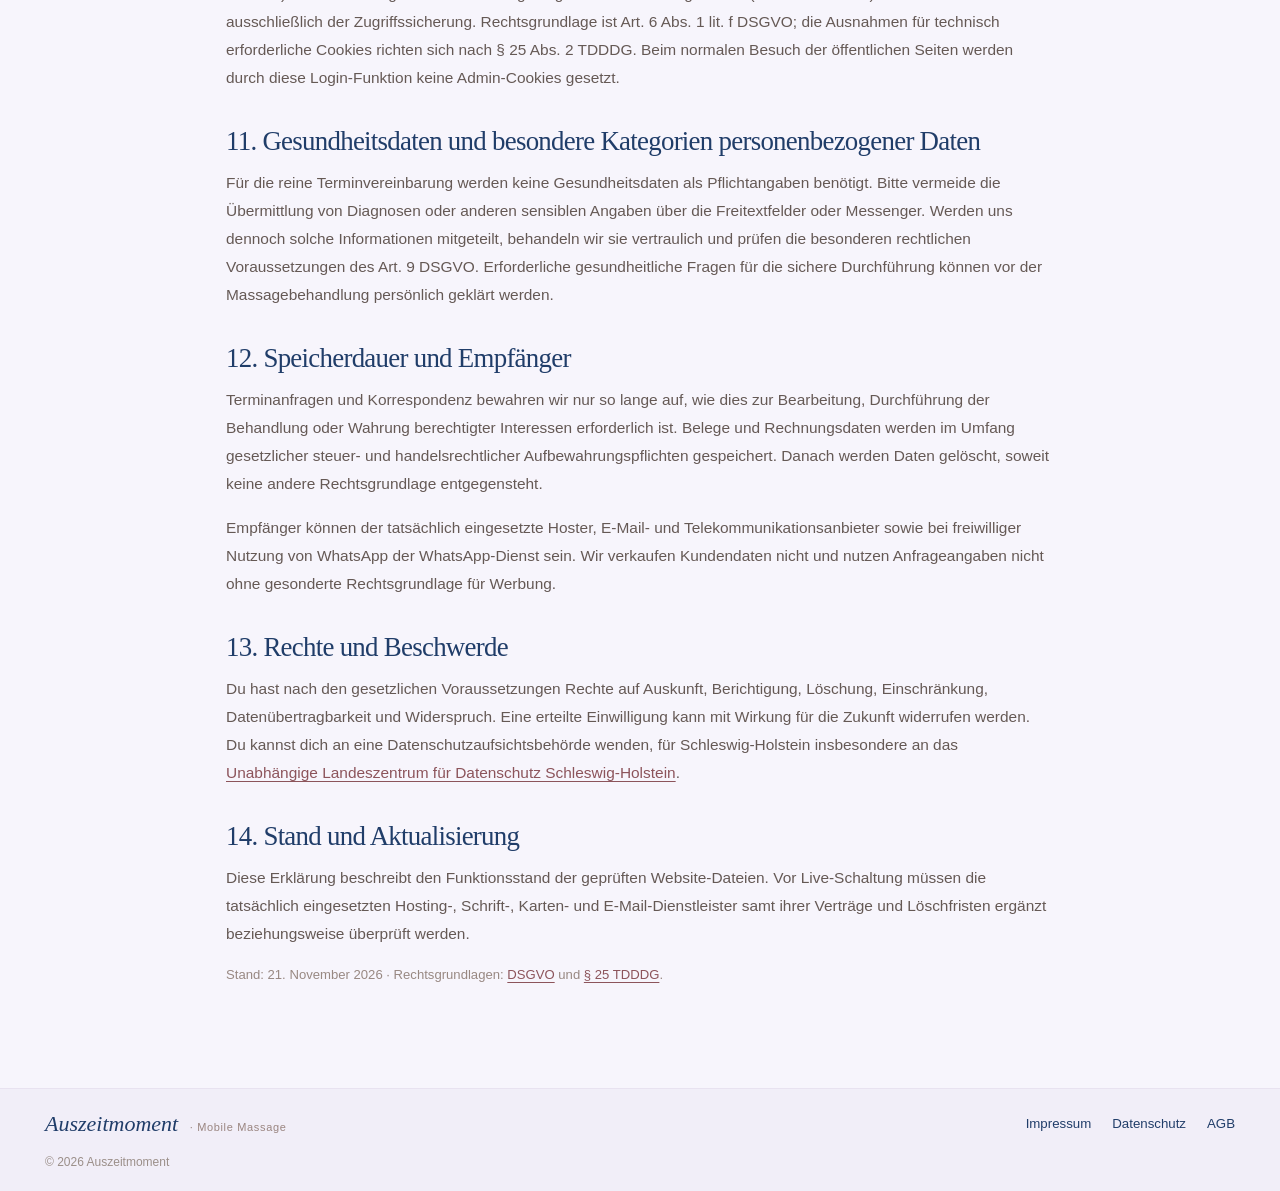
<file: datenschutz.html>
<!DOCTYPE html>

<html lang="de"><head><meta charset="utf-8"/><meta content="width=device-width, initial-scale=1" name="viewport"/><meta content="#fffaf7" name="theme-color"/><meta content="Datenschutzinformationen über Terminanfrage per Webseite, E-Mail, WhatsApp und SMS bei Auszeitmoment." name="description"/><title>Datenschutzerklärung | Auszeitmoment – Mobile Massage</title><link href="assets/favicon.png" rel="icon" type="image/png"/><link href="styles.css" rel="stylesheet"/><link href="brand.css" rel="stylesheet"/><link href="elegant.css" rel="stylesheet"/><link href="rechtliches.css" rel="stylesheet"/><link href="aufgeraeumt.css" rel="stylesheet"/><link href="farbwelt-blau-lavendel-rosa.css" rel="stylesheet"/>
<link href="logo-2x.css" rel="stylesheet"/></head><body><header class="site-header"><div class="container nav-wrap">
<a aria-label="Auszeitmoment – Startseite" class="brand" href="index.html"><img alt="Auszeitmoment – Mobile Massage" class="brand-logo-image" height="649" src="assets/auszeitmoment-logo.png" width="1228"/></a>
<button aria-controls="site-nav" aria-expanded="false" aria-label="Menü öffnen" class="menu-toggle" type="button">☰</button>
<nav aria-label="Hauptnavigation" class="site-nav" id="site-nav"><a data-nav="start" href="index.html">Startseite</a><a data-nav="massage" href="massagen.html">Angebote</a><a data-nav="termin" href="termin.html">Terminanfrage</a><a data-nav="kontakt" href="kontakt.html">Kontakt</a></nav>

</div></header><main><section class="az-legal-hero"><div class="container"><h1>Datenschutzerklärung</h1></div></section><article class="az-legal-wrap"><div aria-label="Rechtliche Seiten" class="az-topnav"><a href="impressum.html">Impressum</a><a aria-current="page" href="datenschutz.html">Datenschutz</a><a href="agb.html">AGB</a></div>
<section class="az-contact-card"><h2 style="margin-top:0">1. Verantwortliche Stelle</h2>
<p>Chao-Wen Chen · Auszeitmoment – Mobile Massage<br/>Klein Barnitz 9<br/>23858 Barnitz<br/>Deutschland</p>
<p>Telefon: <a href="tel:+4915511562360">0155 11562360</a><br/>E-Mail: <a href="mailto:auszeitmoment.info@gmail.com">auszeitmoment.info@gmail.com</a></p></section>
<h2>2. Welche Daten wir verarbeiten und warum</h2>
<p>Wir verarbeiten personenbezogene Daten, um unsere Website bereitzustellen, Anfragen zu beantworten, Behandlungstermine zu organisieren, Leistungen durchzuführen und gesetzliche Pflichten zu erfüllen. Rechtsgrundlagen sind insbesondere Art. 6 Abs. 1 lit. b DSGVO (Anbahnung und Erfüllung von Verträgen), lit. c DSGVO (rechtliche Pflichten) und lit. f DSGVO (sicherer Betrieb und Kommunikation). Eine Einwilligung wird nur dort verwendet, wo sie rechtlich erforderlich ist.</p>
<h2>3. Websitezugriff, Hosting und Serverprotokolle</h2>
<p>Bei einem Websitebesuch können technisch erforderliche Daten wie IP-Adresse, Zugriffszeit, aufgerufene Seite, Browserinformationen und Fehlerstatus verarbeitet und in Serverprotokollen gespeichert werden. Dies dient der Bereitstellung, Sicherheit und Fehlerbehebung (Art. 6 Abs. 1 lit. f DSGVO).</p>
<p><strong>Vor Veröffentlichung zu vervollständigen:</strong> Name und Sitz des tatsächlich eingesetzten Hosting-Anbieters, gegebenenfalls Auftragsverarbeitungsvereinbarung, Speicherort und konkrete Löschfristen für Serverprotokolle. Diese Angaben hängen von der noch nicht bestätigten Live-Hosting-Konfiguration ab.</p>
<h2>4. Kontakt über E-Mail, Telefon und Kontaktformular</h2>
<p>Bei einer Kontaktaufnahme verarbeiten wir die übermittelten Kontaktdaten und den Nachrichteninhalt, um das Anliegen zu beantworten (Art. 6 Abs. 1 lit. b oder f DSGVO). Das allgemeine Kontaktformular öffnet derzeit einen vorbereiteten E-Mail-Entwurf; die Nachricht wird erst nach dem Absenden durch das verwendete E-Mail-Programm übermittelt.</p>
<h2>5. Terminanfrage auf der Website</h2>
<p>Im Terminanfrageformular werden insbesondere Name, E-Mail-Adresse, freiwillige Telefonnummer, Behandlungsadresse, gewünschte Behandlungsart, Personenanzahl, Anzahl der 60- und 90-Minuten-Behandlungen, gewünschter Tag und gewünschte Uhrzeit, gegebenenfalls benötigte Ausstattung sowie freiwillige Wünsche abgefragt. Daraus wird eine unverbindliche Anfrage erstellt (Art. 6 Abs. 1 lit. b DSGVO).</p>
<p>Mit <strong>„Terminanfrage direkt senden“</strong> werden diese Angaben an den Website-Server übermittelt. Wenn der hierfür vorgesehene Dienst auf dem Hosting eingerichtet ist, wird die Anfrage in einer geschützten Termindatenbank gespeichert und eine E-Mail-Benachrichtigung an uns versandt. Ohne funktionsfähige Server- und E-Mail-Konfiguration kann die Anfrage nicht erfolgreich direkt übermittelt werden. Die Anfrage selbst ist noch keine Buchungsbestätigung.</p>
<h2>6. WhatsApp und SMS</h2>
<p>Bei Wahl von <strong>WhatsApp</strong> öffnet die Website einen Link zu WhatsApp mit einem aus den Formulareingaben vorbereiteten Nachrichtentext. Bereits beim Öffnen des Links können der Nachrichteninhalt und technische Verbindungsdaten an den WhatsApp-Dienst übermittelt werden. Die Nachricht an Auszeitmoment wird erst versendet, wenn sie im WhatsApp-Fenster aktiv abgeschickt wird. Zusätzlich versucht die derzeitige Webseitenfunktion, die Terminanfrage in der geschützten Website-Terminverwaltung zu speichern.</p>
<p>Für WhatsApp ist <strong>WhatsApp Ireland Limited</strong> ein externer Dienstleister. Es gelten ergänzend dessen Datenschutzinformationen unter <a href="https://www.whatsapp.com/legal/privacy-policy-eea" rel="noopener noreferrer" target="_blank">WhatsApp-Datenschutzinformationen</a>. Übermittlungen in Länder außerhalb des EWR können nach den Bedingungen des Dienstes stattfinden. Die Nutzung ist freiwillig; alternativ kann die Anfrage über den direkten Websiteversand oder SMS erfolgen.</p>
<p>Mit <strong>„Per SMS senden“</strong> wird auf einem geeigneten Gerät die SMS-Anwendung mit einem vorbereiteten Nachrichtentext geöffnet. Erst die Bestätigung in der SMS-App versendet die Nachricht; dabei verarbeiten der Mobilfunkanbieter und gegebenenfalls weitere beteiligte Kommunikationsdienste die Daten. Der SMS-Button speichert die Anfrage nicht zusätzlich über das Website-Formular auf unserem Server.</p>
<h2>7. E-Mail-Dienstleister</h2>
<p>Unsere Kontaktadresse ist bei Google (Gmail) eingerichtet. Bei direktem E-Mail-Versand über den Website-Server kann – nach erfolgter SMTP-Konfiguration – der gewählte E-Mail-Dienstleister die Nachricht übertragen. Hierbei werden Absender- und Empfängeradressen, Nachrichtentext sowie technische Kommunikationsdaten verarbeitet. Weitere Informationen: <a href="https://policies.google.com/privacy?hl=de" rel="noopener noreferrer" target="_blank">Google-Datenschutz</a>. Abhängig vom eingesetzten Dienst können Daten in Drittländern verarbeitet werden; die konkrete Anbietervereinbarung und Übermittlungsgrundlage sind vor dem Livebetrieb zu prüfen.</p>
<h2>8. Routenberechnung und Adressdaten</h2>
<p>Die angegebene Behandlungsadresse ist für die Terminorganisation und die Berechnung möglicher zusätzlicher Fahrtkilometer erforderlich. Die derzeit beigelegte Routenfunktion hat keinen aktiven Mapbox-Schlüssel, sodass über diese Funktion noch keine automatische Adressübertragung an Mapbox erfolgt. Etwaige Fahrtkosten werden vor der Terminbestätigung geprüft. <strong>Wenn eine externe Routenberechnung aktiviert wird, müssen Anbieter, Umfang der Adressübermittlung und Rechtsgrundlage vor dem Einsatz in dieser Erklärung ergänzt werden.</strong></p>
<h2>9. Bilder, externe Schriftarten und weitere Dienste</h2>
<p>Das Logo und die Bilder der Massagebehandlungen sind lokal in der Website hinterlegt. Auf der Startseite ist für die besondere „Neu“-Schrift derzeit eine Schrift über <strong>Google Fonts</strong> eingebunden. Beim Aufruf der Startseite kann der Browser hierfür eine Verbindung zu Google-Servern aufbauen und insbesondere die IP-Adresse übertragen. Weitere Informationen: <a href="https://policies.google.com/privacy?hl=de" rel="noopener noreferrer" target="_blank">Datenschutz bei Google</a>.</p>
<p><strong>Vor dem öffentlichen Betrieb prüfen:</strong> Die Schrift nach Möglichkeit lokal einbinden oder den Einsatz einer extern geladenen Schrift samt Rechtsgrundlage und erforderlichen Schutzmaßnahmen gesondert klären. Nach Durchsicht der vorliegenden Dateien sind keine Analyse- oder Werbetracker integriert; zusätzliche Einbindungen des späteren Hostings müssen gesondert geprüft werden.</p>
<h2>10. Technisch erforderliche Cookies und Admin-Anmeldung</h2>
<p>Die geschützte Terminverwaltung verfügt über eine Google-Anmeldung für die Betreiberin. Erst bei aktiver Auswahl der Anmeldung wird zu Google weitergeleitet. Dabei verarbeitet Google personenbezogene und technische Daten; hierzu gelten die <a href="https://policies.google.com/privacy?hl=de" rel="noopener noreferrer" target="_blank">Google-Datenschutzinformationen</a>.</p>
<p>Für diesen internen Login setzt der Website-Server ein kurzlebiges, technisch erforderliches Sicherheitscookie (bis zu 10 Minuten) und nach erfolgreicher Anmeldung ein geschütztes Sitzungscookie (bis zu 8 Stunden) ein. Diese dienen ausschließlich der Zugriffssicherung. Rechtsgrundlage ist Art. 6 Abs. 1 lit. f DSGVO; die Ausnahmen für technisch erforderliche Cookies richten sich nach § 25 Abs. 2 TDDDG. Beim normalen Besuch der öffentlichen Seiten werden durch diese Login-Funktion keine Admin-Cookies gesetzt.</p>
<h2>11. Gesundheitsdaten und besondere Kategorien personenbezogener Daten</h2>
<p>Für die reine Terminvereinbarung werden keine Gesundheitsdaten als Pflichtangaben benötigt. Bitte vermeide die Übermittlung von Diagnosen oder anderen sensiblen Angaben über die Freitextfelder oder Messenger. Werden uns dennoch solche Informationen mitgeteilt, behandeln wir sie vertraulich und prüfen die besonderen rechtlichen Voraussetzungen des Art. 9 DSGVO. Erforderliche gesundheitliche Fragen für die sichere Durchführung können vor der Massagebehandlung persönlich geklärt werden.</p>
<h2>12. Speicherdauer und Empfänger</h2>
<p>Terminanfragen und Korrespondenz bewahren wir nur so lange auf, wie dies zur Bearbeitung, Durchführung der Behandlung oder Wahrung berechtigter Interessen erforderlich ist. Belege und Rechnungsdaten werden im Umfang gesetzlicher steuer- und handelsrechtlicher Aufbewahrungspflichten gespeichert. Danach werden Daten gelöscht, soweit keine andere Rechtsgrundlage entgegensteht.</p>
<p>Empfänger können der tatsächlich eingesetzte Hoster, E-Mail- und Telekommunikationsanbieter sowie bei freiwilliger Nutzung von WhatsApp der WhatsApp-Dienst sein. Wir verkaufen Kundendaten nicht und nutzen Anfrageangaben nicht ohne gesonderte Rechtsgrundlage für Werbung.</p>
<h2>13. Rechte und Beschwerde</h2>
<p>Du hast nach den gesetzlichen Voraussetzungen Rechte auf Auskunft, Berichtigung, Löschung, Einschränkung, Datenübertragbarkeit und Widerspruch. Eine erteilte Einwilligung kann mit Wirkung für die Zukunft widerrufen werden. Du kannst dich an eine Datenschutzaufsichtsbehörde wenden, für Schleswig-Holstein insbesondere an das <a href="https://www.datenschutzzentrum.de/" rel="noopener noreferrer" target="_blank">Unabhängige Landeszentrum für Datenschutz Schleswig-Holstein</a>.</p>
<h2>14. Stand und Aktualisierung</h2>
<p>Diese Erklärung beschreibt den Funktionsstand der geprüften Website-Dateien. Vor Live-Schaltung müssen die tatsächlich eingesetzten Hosting-, Schrift-, Karten- und E-Mail-Dienstleister samt ihrer Verträge und Löschfristen ergänzt beziehungsweise überprüft werden.</p>
<p class="az-footnote">Stand: 21. November 2026 · Rechtsgrundlagen: <a href="https://eur-lex.europa.eu/eli/reg/2016/679/oj/deu" rel="noopener noreferrer" target="_blank">DSGVO</a> und <a href="https://www.gesetze-im-internet.de/ttdsg/__25.html" rel="noopener noreferrer" target="_blank">§ 25 TDDDG</a>.</p>
</article></main><footer class="footer az-tidy-footer"><div class="container"><div class="az-footer-bar"><div class="az-footer-identity">Auszeitmoment <span>· Mobile Massage</span></div><nav aria-label="Rechtliches" class="az-footer-links"><a href="impressum.html">Impressum</a><a href="datenschutz.html">Datenschutz</a><a href="agb.html">AGB</a></nav></div><div class="az-footer-bottom"><p class="az-footer-copy">© <span class="js-year">2026</span> Auszeitmoment</p></div></div></footer><script defer="" src="script.js"></script></body></html>
</file>
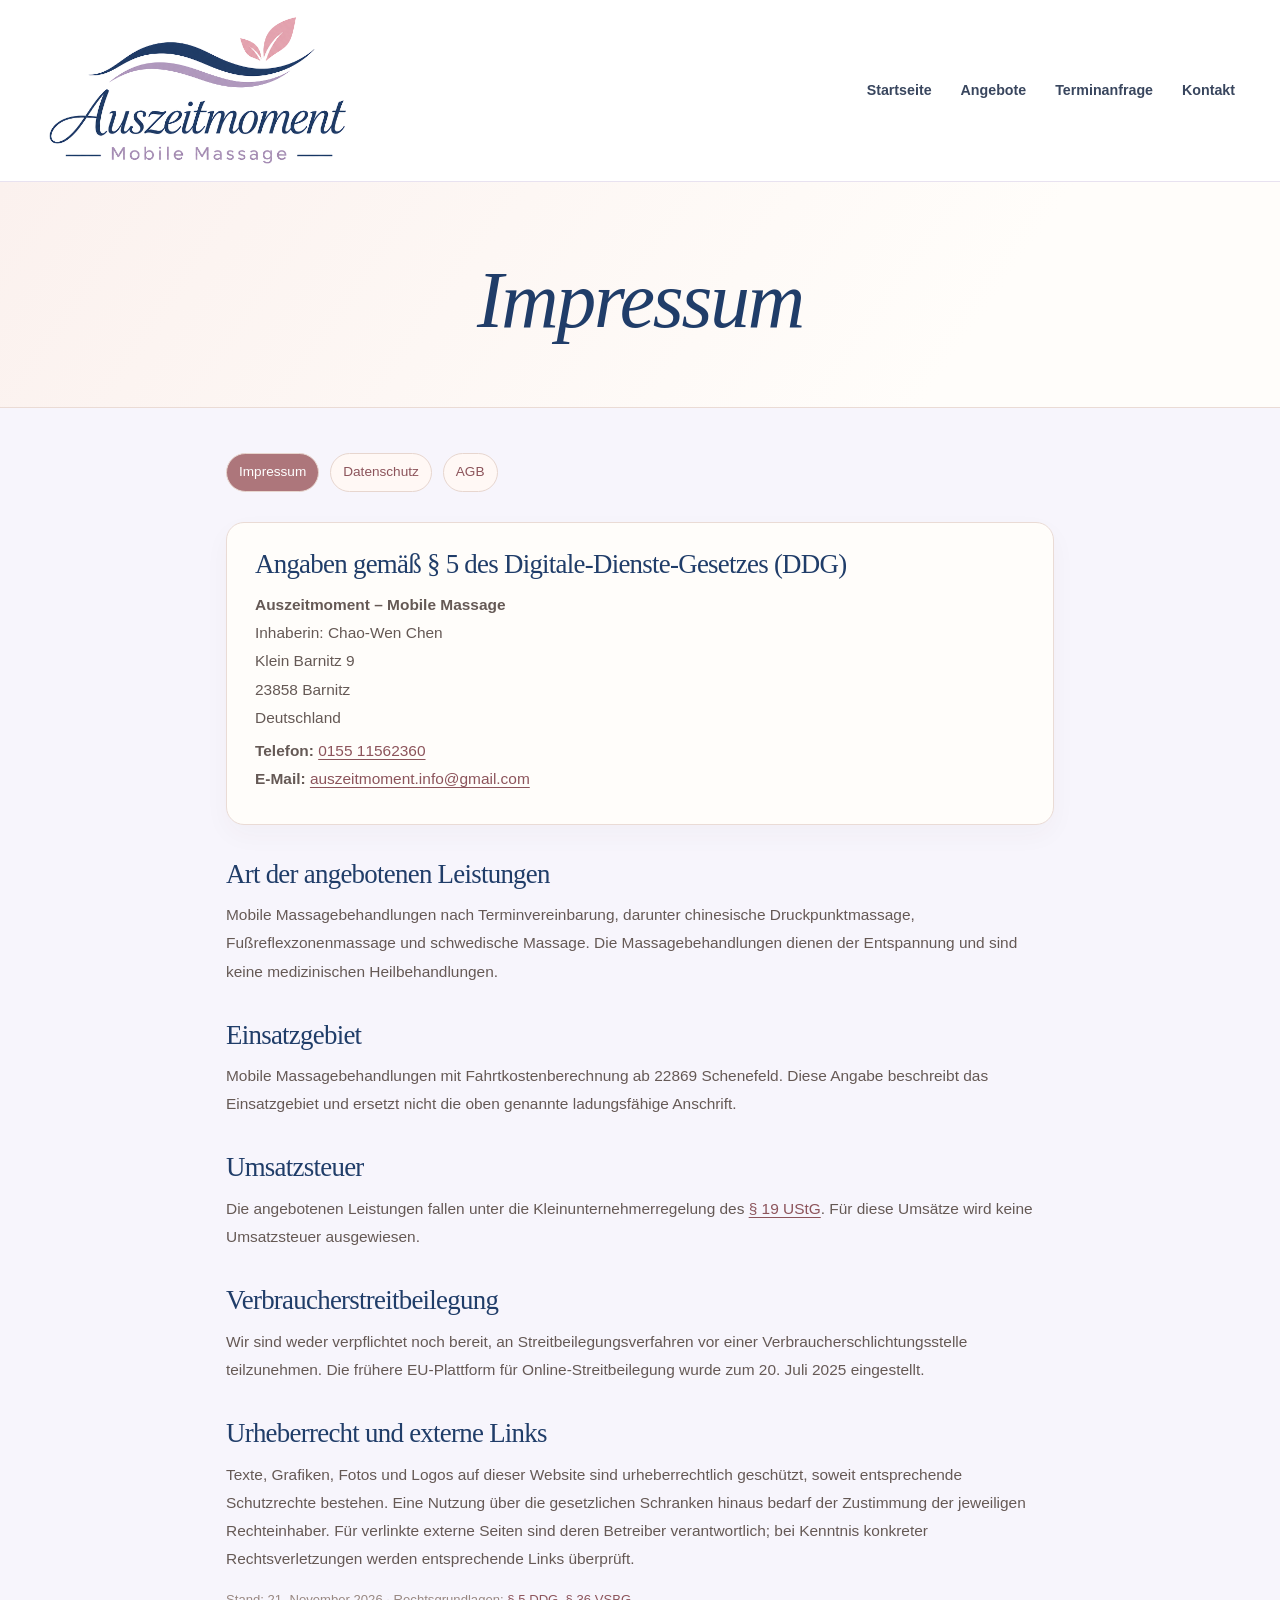
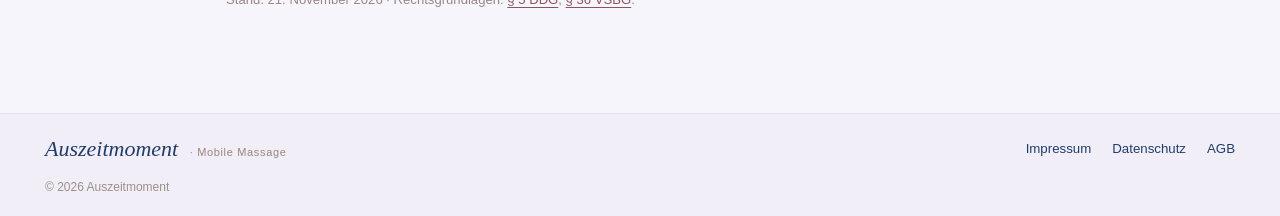
<file: impressum.html>
<!DOCTYPE html>

<html lang="de"><head><meta charset="utf-8"/><meta content="width=device-width, initial-scale=1" name="viewport"/><meta content="#fffaf7" name="theme-color"/><meta content="Impressum und Anbieterkennzeichnung von Auszeitmoment – Mobile Massage." name="description"/><title>Impressum | Auszeitmoment – Mobile Massage</title><link href="assets/favicon.png" rel="icon" type="image/png"/><link href="styles.css" rel="stylesheet"/><link href="brand.css" rel="stylesheet"/><link href="elegant.css" rel="stylesheet"/><link href="rechtliches.css" rel="stylesheet"/><link href="aufgeraeumt.css" rel="stylesheet"/><link href="farbwelt-blau-lavendel-rosa.css" rel="stylesheet"/>
<link href="logo-2x.css" rel="stylesheet"/></head><body><header class="site-header"><div class="container nav-wrap">
<a aria-label="Auszeitmoment – Startseite" class="brand" href="index.html"><img alt="Auszeitmoment – Mobile Massage" class="brand-logo-image" height="649" src="assets/auszeitmoment-logo.png" width="1228"/></a>
<button aria-controls="site-nav" aria-expanded="false" aria-label="Menü öffnen" class="menu-toggle" type="button">☰</button>
<nav aria-label="Hauptnavigation" class="site-nav" id="site-nav"><a data-nav="start" href="index.html">Startseite</a><a data-nav="massage" href="massagen.html">Angebote</a><a data-nav="termin" href="termin.html">Terminanfrage</a><a data-nav="kontakt" href="kontakt.html">Kontakt</a></nav>

</div></header><main><section class="az-legal-hero"><div class="container"><h1>Impressum</h1></div></section><article class="az-legal-wrap"><div aria-label="Rechtliche Seiten" class="az-topnav"><a aria-current="page" href="impressum.html">Impressum</a><a href="datenschutz.html">Datenschutz</a><a href="agb.html">AGB</a></div>
<section class="az-contact-card"><h2 style="margin-top:0">Angaben gemäß § 5 des Digitale-Dienste-Gesetzes (DDG)</h2>
<p><strong>Auszeitmoment – Mobile Massage</strong><br/>Inhaberin: Chao-Wen Chen<br/>Klein Barnitz 9<br/>23858 Barnitz<br/>Deutschland</p>
<p><strong>Telefon:</strong> <a href="tel:+4915511562360">0155 11562360</a><br/><strong>E-Mail:</strong> <a href="mailto:auszeitmoment.info@gmail.com">auszeitmoment.info@gmail.com</a></p></section>
<h2>Art der angebotenen Leistungen</h2>
<p>Mobile Massagebehandlungen nach Terminvereinbarung, darunter chinesische Druckpunktmassage, Fußreflexzonenmassage und schwedische Massage. Die Massagebehandlungen dienen der Entspannung und sind keine medizinischen Heilbehandlungen.</p>
<h2>Einsatzgebiet</h2>
<p>Mobile Massagebehandlungen mit Fahrtkostenberechnung ab 22869 Schenefeld. Diese Angabe beschreibt das Einsatzgebiet und ersetzt nicht die oben genannte ladungsfähige Anschrift.</p>
<h2>Umsatzsteuer</h2>
<p>Die angebotenen Leistungen fallen unter die Kleinunternehmerregelung des <a href="https://www.gesetze-im-internet.de/ustg_1980/__19.html" rel="noopener noreferrer" target="_blank">§ 19 UStG</a>. Für diese Umsätze wird keine Umsatzsteuer ausgewiesen.</p>
<h2>Verbraucherstreitbeilegung</h2>
<p>Wir sind weder verpflichtet noch bereit, an Streitbeilegungsverfahren vor einer Verbraucherschlichtungsstelle teilzunehmen. Die frühere EU-Plattform für Online-Streitbeilegung wurde zum 20. Juli 2025 eingestellt.</p>
<h2>Urheberrecht und externe Links</h2>
<p>Texte, Grafiken, Fotos und Logos auf dieser Website sind urheberrechtlich geschützt, soweit entsprechende Schutzrechte bestehen. Eine Nutzung über die gesetzlichen Schranken hinaus bedarf der Zustimmung der jeweiligen Rechteinhaber. Für verlinkte externe Seiten sind deren Betreiber verantwortlich; bei Kenntnis konkreter Rechtsverletzungen werden entsprechende Links überprüft.</p>
<p class="az-footnote">Stand: 21. November 2026 · Rechtsgrundlagen: <a href="https://www.gesetze-im-internet.de/ddg/__5.html" rel="noopener noreferrer" target="_blank">§ 5 DDG</a>, <a href="https://www.gesetze-im-internet.de/vsbg/__36.html" rel="noopener noreferrer" target="_blank">§ 36 VSBG</a>.</p>
</article></main><footer class="footer az-tidy-footer"><div class="container"><div class="az-footer-bar"><div class="az-footer-identity">Auszeitmoment <span>· Mobile Massage</span></div><nav aria-label="Rechtliches" class="az-footer-links"><a href="impressum.html">Impressum</a><a href="datenschutz.html">Datenschutz</a><a href="agb.html">AGB</a></nav></div><div class="az-footer-bottom"><p class="az-footer-copy">© <span class="js-year">2026</span> Auszeitmoment</p></div></div></footer><script defer="" src="script.js"></script></body></html>
</file>
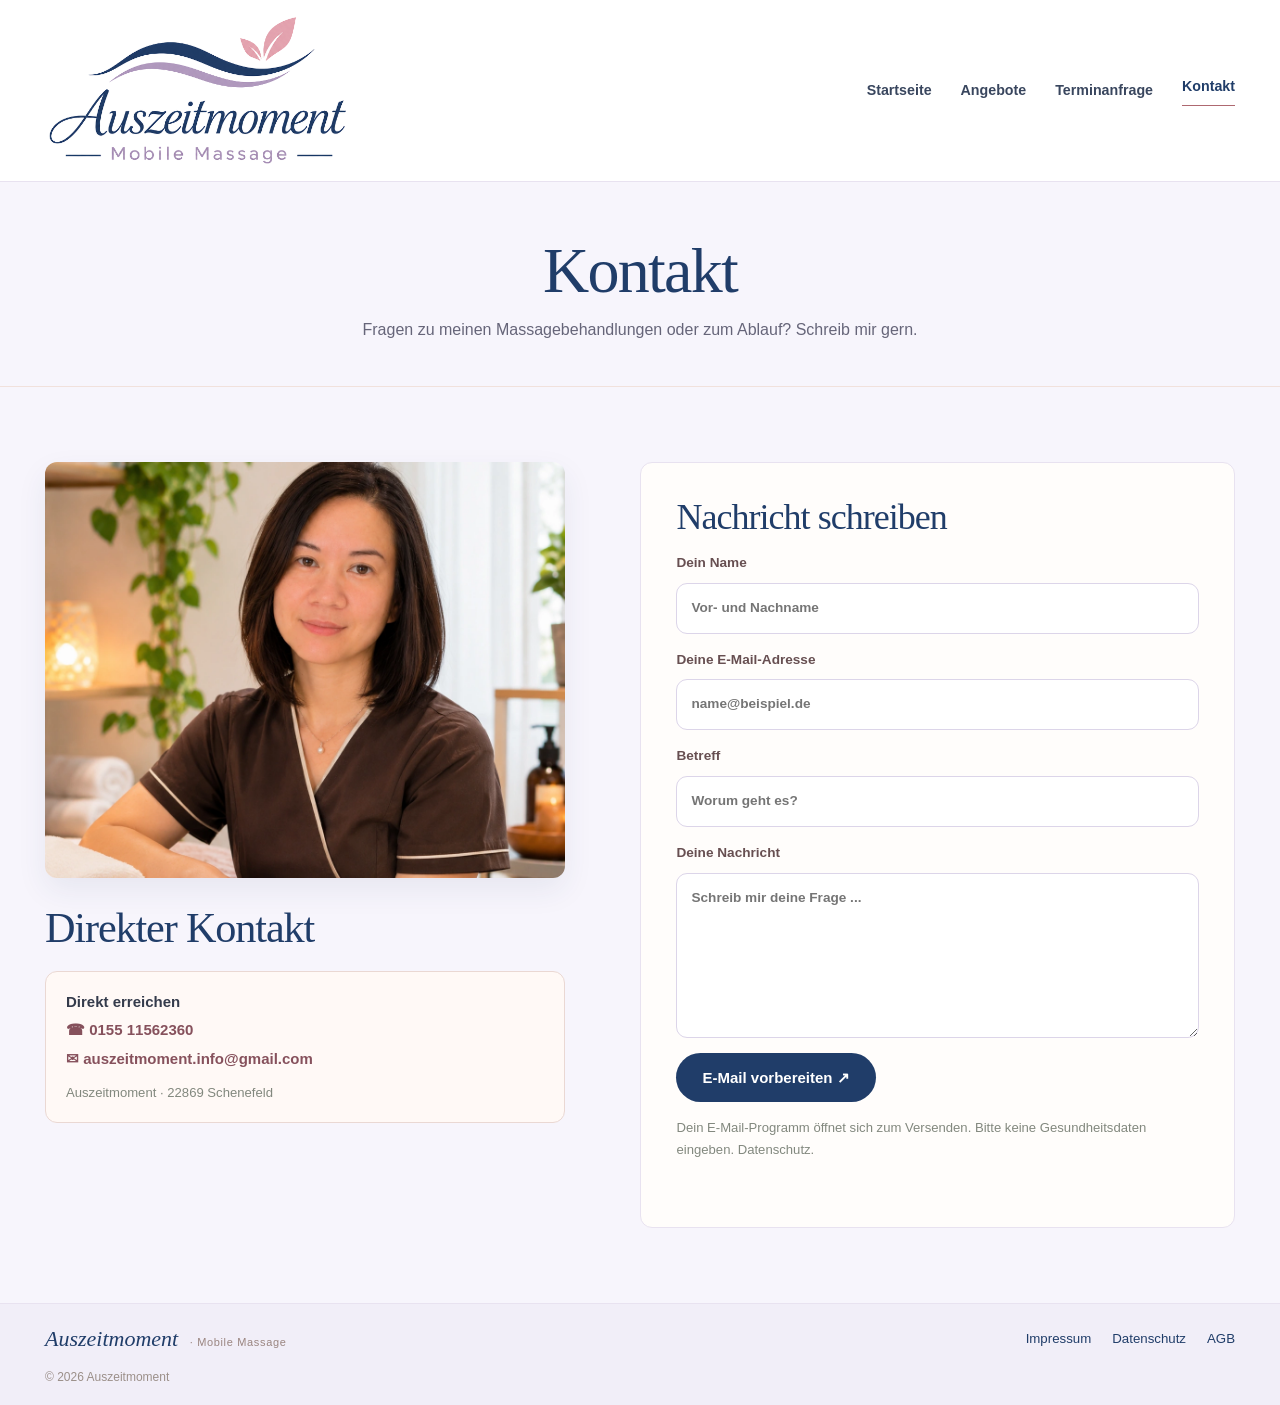
<file: kontakt.html>
<!DOCTYPE html>

<html lang="de"><head><meta charset="utf-8"/><meta content="width=device-width,initial-scale=1" name="viewport"/><meta content="#203d69" name="theme-color"/><link href="styles.css" rel="stylesheet"/><title>Kontakt | Auszeitmoment</title><meta content="Kontakt für mobile Massagebehandlungen: Fragen zur Behandlung, zum Ablauf und zum Einsatzgebiet." name="description"/><link href="brand.css" rel="stylesheet"/><link href="assets/favicon.png" rel="icon" type="image/png"/><link href="elegant.css" rel="stylesheet"/><link href="rechtliches.css" rel="stylesheet"/><link href="aufgeraeumt.css" rel="stylesheet"/><link href="farbwelt-blau-lavendel-rosa.css" rel="stylesheet"/>
<link href="logo-2x.css" rel="stylesheet"/></head><body><header class="site-header"><div class="container nav-wrap">
<a aria-label="Auszeitmoment – Startseite" class="brand" href="index.html"><img alt="Auszeitmoment – Mobile Massage" class="brand-logo-image" height="649" src="assets/auszeitmoment-logo.png" width="1228"/></a>
<button aria-controls="site-nav" aria-expanded="false" aria-label="Menü öffnen" class="menu-toggle" type="button">☰</button>
<nav aria-label="Hauptnavigation" class="site-nav" id="site-nav"><a data-nav="start" href="index.html">Startseite</a><a data-nav="massage" href="massagen.html">Angebote</a><a data-nav="termin" href="termin.html">Terminanfrage</a><a aria-current="page" data-nav="kontakt" href="kontakt.html">Kontakt</a></nav>

</div></header>
<main>
<section class="subhero subhero-light"><div class="container"><h1>Kontakt</h1><p>Fragen zu meinen Massagebehandlungen oder zum Ablauf? Schreib mir gern.</p></div></section>
<section class="section"><div class="container contact-grid"><div class="contact-intro">
<img alt="Die Masseurin von Auszeitmoment in ihrer Arbeitskleidung" class="contact-portrait" loading="lazy" src="assets/portrait-ueber-mich.webp"/><h2>Direkter Kontakt</h2>

<div class="az-contact-quick"><strong>Direkt erreichen</strong><br/><a href="tel:+4915511562360">☎ 0155 11562360</a><br/><a href="mailto:auszeitmoment.info@gmail.com">✉ auszeitmoment.info@gmail.com</a><p class="fineprint">Auszeitmoment · 22869 Schenefeld</p></div>

</div><form aria-label="Kontaktanfrage" class="booking-form" id="contact-form"><h3>Nachricht schreiben</h3>
<label>Dein Name<input autocomplete="name" name="name" placeholder="Vor- und Nachname" required=""/></label>
<label>Deine E-Mail-Adresse<input autocomplete="email" name="email" placeholder="name@beispiel.de" required="" type="email"/></label>
<label>Betreff<input name="subject" placeholder="Worum geht es?" required=""/></label>
<label>Deine Nachricht<textarea name="message" placeholder="Schreib mir deine Frage ..." required="" rows="6"></textarea></label>
<div class="form-footer"><button class="btn" type="submit">E-Mail vorbereiten ↗</button></div>
<p class="fineprint">Dein E-Mail-Programm öffnet sich zum Versenden. Bitte keine Gesundheitsdaten eingeben. <a href="datenschutz.html">Datenschutz</a>.</p>
<div aria-live="polite" class="form-status" id="contact-status" role="status"></div>
</form></div></section>
</main><footer class="footer az-tidy-footer"><div class="container"><div class="az-footer-bar"><div class="az-footer-identity">Auszeitmoment <span>· Mobile Massage</span></div><nav aria-label="Rechtliches" class="az-footer-links"><a href="impressum.html">Impressum</a><a href="datenschutz.html">Datenschutz</a><a href="agb.html">AGB</a></nav></div><div class="az-footer-bottom"><p class="az-footer-copy">© <span class="js-year">2026</span> Auszeitmoment</p></div></div></footer><script defer="" src="site-config.js"></script><script defer="" src="script.js"></script></body></html>
</file>
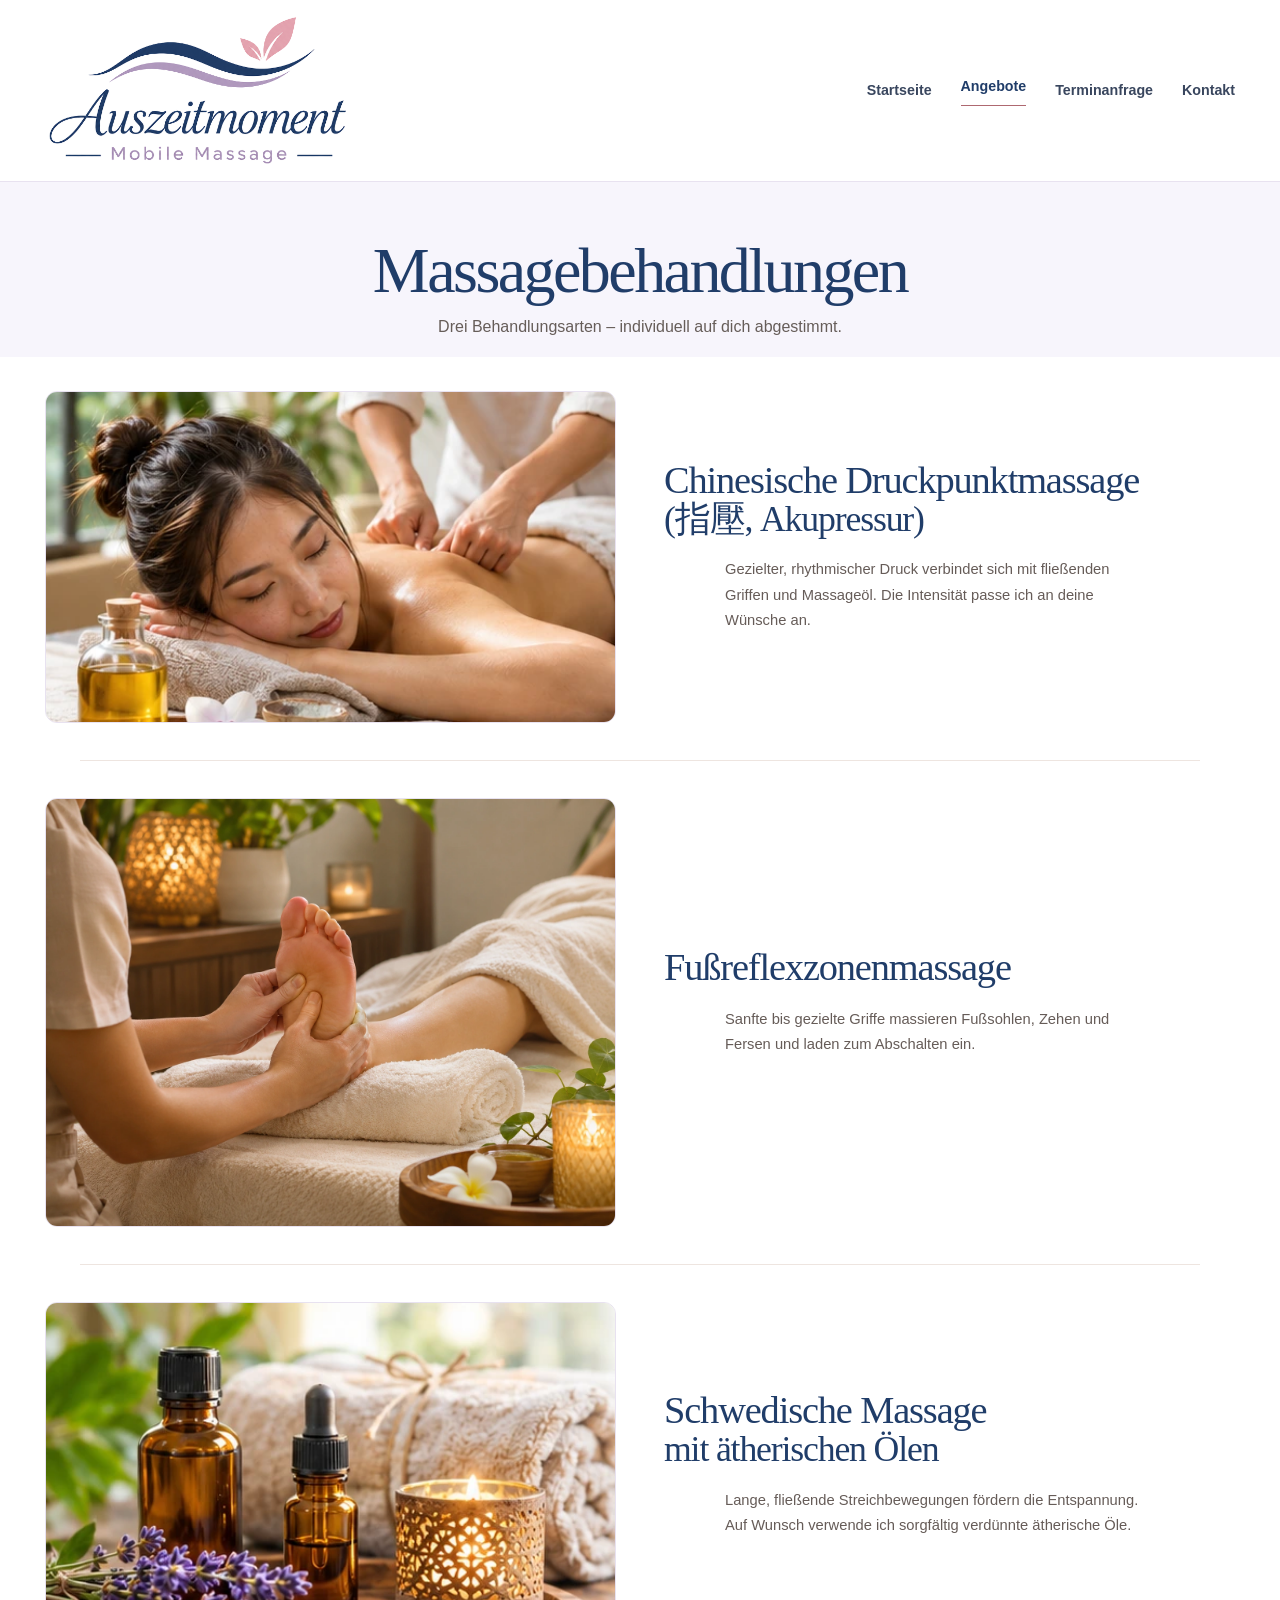
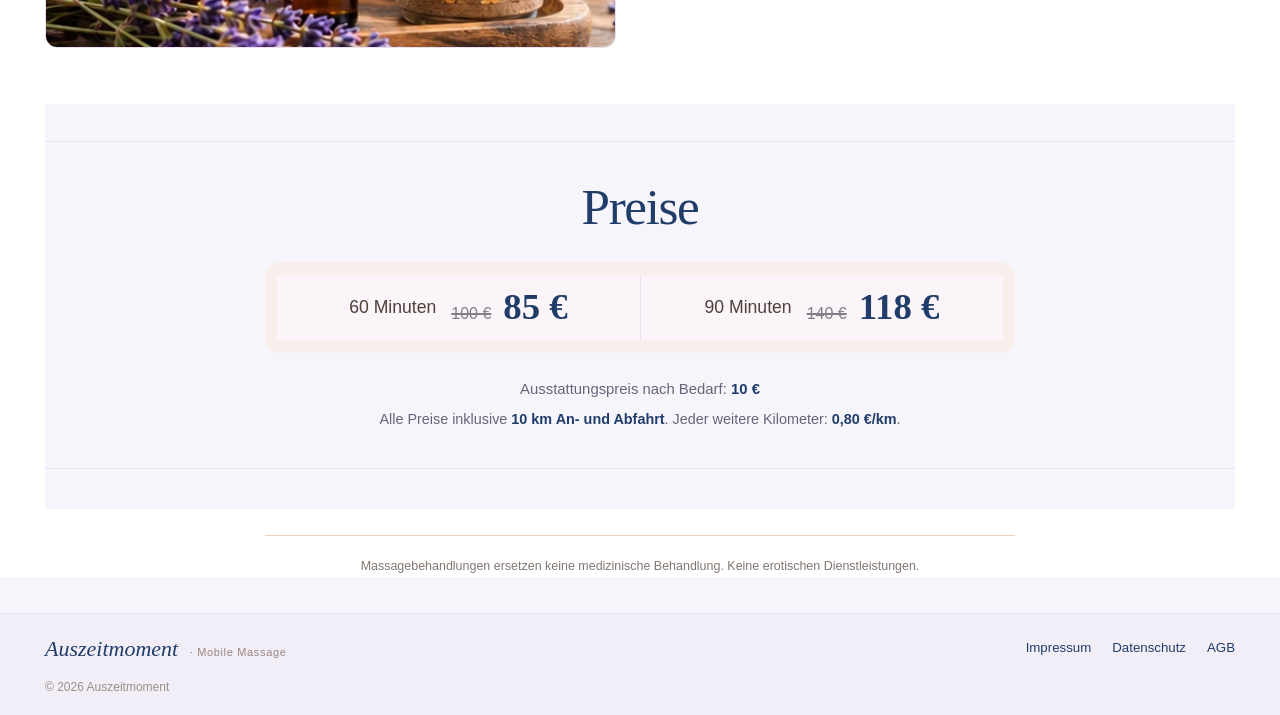
<file: massagen.html>
<!DOCTYPE html>

<html lang="de"><head>
<meta charset="utf-8"/><meta content="width=device-width,initial-scale=1" name="viewport"/>
<meta content="#203d69" name="theme-color"/>
<title>Massagebehandlungen | Auszeitmoment</title>
<meta content="Chinesische Druckpunktmassage mit Öl, Fußreflexzonenmassage und schwedische Massage – mobile Massagebehandlungen am Wunschort." name="description"/>
<link href="styles.css" rel="stylesheet"/><link href="angebote-fertig.css" rel="stylesheet"/>
<link href="brand.css" rel="stylesheet"/><link href="assets/favicon.png" rel="icon" type="image/png"/><link href="elegant.css" rel="stylesheet"/><link href="massagen-korrektur.css" rel="stylesheet"/><link href="aufgeraeumt.css" rel="stylesheet"/><link href="farbwelt-blau-lavendel-rosa.css" rel="stylesheet"/>
<link href="logo-2x.css" rel="stylesheet"/></head><body class="massage-page">
<header class="site-header"><div class="container nav-wrap">
<a aria-label="Auszeitmoment – Startseite" class="brand" href="index.html"><img alt="Auszeitmoment – Mobile Massage" class="brand-logo-image" height="649" src="assets/auszeitmoment-logo.png" width="1228"/></a>
<button aria-controls="site-nav" aria-expanded="false" aria-label="Menü öffnen" class="menu-toggle" type="button">☰</button>
<nav aria-label="Hauptnavigation" class="site-nav" id="site-nav"><a data-nav="start" href="index.html">Startseite</a><a aria-current="page" data-nav="massage" href="massagen.html">Angebote</a><a data-nav="termin" href="termin.html">Terminanfrage</a><a data-nav="kontakt" href="kontakt.html">Kontakt</a></nav>

</div></header>
<main id="hauptinhalt">
<section aria-labelledby="massagen-heading" class="massage-page-header container">
<h1 id="massagen-heading">Massagebehandlungen</h1>
<p>Drei Behandlungsarten – individuell auf dich abgestimmt.</p>
</section>
<div aria-label="Behandlungsarten" class="massage-sections">
<section aria-labelledby="chinesische-massage-titel" class="massage-entry container" id="druckpunktmassage">
<figure class="massage-visual"><img alt="Ölmassage an den Schultern in heller, ruhiger Massageumgebung" height="318" loading="eager" src="assets/chinesische-oel-druckpunktmassage.webp" width="548"/></figure>
<div class="massage-content">
<div class="massage-title-row"><h2 id="chinesische-massage-titel">Chinesische Druckpunktmassage <span>(指壓, Akupressur)</span></h2></div>
<p>Gezielter, rhythmischer Druck verbindet sich mit fließenden Griffen und Massageöl. Die Intensität passe ich an deine Wünsche an.</p>

</div>
</section>
<hr aria-hidden="true" class="massage-clean-divider"/>
<section aria-labelledby="fuss-titel" class="massage-entry container" id="fussreflexzonenmassage">
<figure class="massage-visual"><img alt="Echte Wohlfühlatmosphäre bei einer Fußreflexzonenmassage mit Kerzen, Handtüchern und Pflanzen im Hintergrund" height="1024" loading="lazy" src="assets/fussreflexzonen-neu.webp" width="1408"/></figure>
<div class="massage-content">
<div class="massage-title-row"><h2 id="fuss-titel">Fußreflexzonenmassage</h2></div>
<p>Sanfte bis gezielte Griffe massieren Fußsohlen, Zehen und Fersen und laden zum Abschalten ein.</p>
</div>
</section>
<hr aria-hidden="true" class="massage-clean-divider"/>
<section aria-labelledby="wellness-titel" class="massage-entry container" id="wellnessmassage">
<figure class="massage-visual"><img alt="Natürliche Wellness-Atmosphäre mit ätherischen Massageölen, Lavendel, frischen Handtüchern und Kerze" height="318" loading="lazy" src="assets/schwedische-wellnessmassage-oel.webp" width="526"/></figure>
<div class="massage-content">
<div class="massage-title-row"><h2 id="wellness-titel">Schwedische Massage <span>mit ätherischen Ölen</span></h2></div>
<p>Lange, fließende Streichbewegungen fördern die Entspannung. Auf Wunsch verwende ich sorgfältig verdünnte ätherische Öle.</p>

</div>
</section>
</div>
<section aria-labelledby="massage-pricing-title" class="massage-pricing container" id="preise">
<div class="massage-pricing-inner">

<h2 id="massage-pricing-title">Preise</h2>
<div class="massage-price-options">
<div class="massage-price-option"><span>60 Minuten</span><div class="massage-price-values"><s>100 €</s><strong>85 €</strong></div></div>
<div class="massage-price-option"><span>90 Minuten</span><div class="massage-price-values"><s>140 €</s><strong>118 €</strong></div></div>
</div>
<p class="massage-service-note">Ausstattungspreis nach Bedarf: <strong>10 €</strong></p>
<p class="massage-travel-note">Alle Preise inklusive <strong>10 km An- und Abfahrt</strong>. Jeder weitere Kilometer: <strong>0,80 €/km</strong>.</p>
</div>
</section>
<aside class="massage-disclaimer container"><span aria-hidden="true">❧</span><p>Massagebehandlungen ersetzen keine medizinische Behandlung. Keine erotischen Dienstleistungen.</p><span aria-hidden="true">❧</span></aside>
</main>
<footer class="footer az-tidy-footer"><div class="container"><div class="az-footer-bar"><div class="az-footer-identity">Auszeitmoment <span>· Mobile Massage</span></div><nav aria-label="Rechtliches" class="az-footer-links"><a href="impressum.html">Impressum</a><a href="datenschutz.html">Datenschutz</a><a href="agb.html">AGB</a></nav></div><div class="az-footer-bottom"><p class="az-footer-copy">© <span class="js-year">2026</span> Auszeitmoment</p></div></div></footer>
<script defer="" src="script.js"></script>
</body></html>
</file>
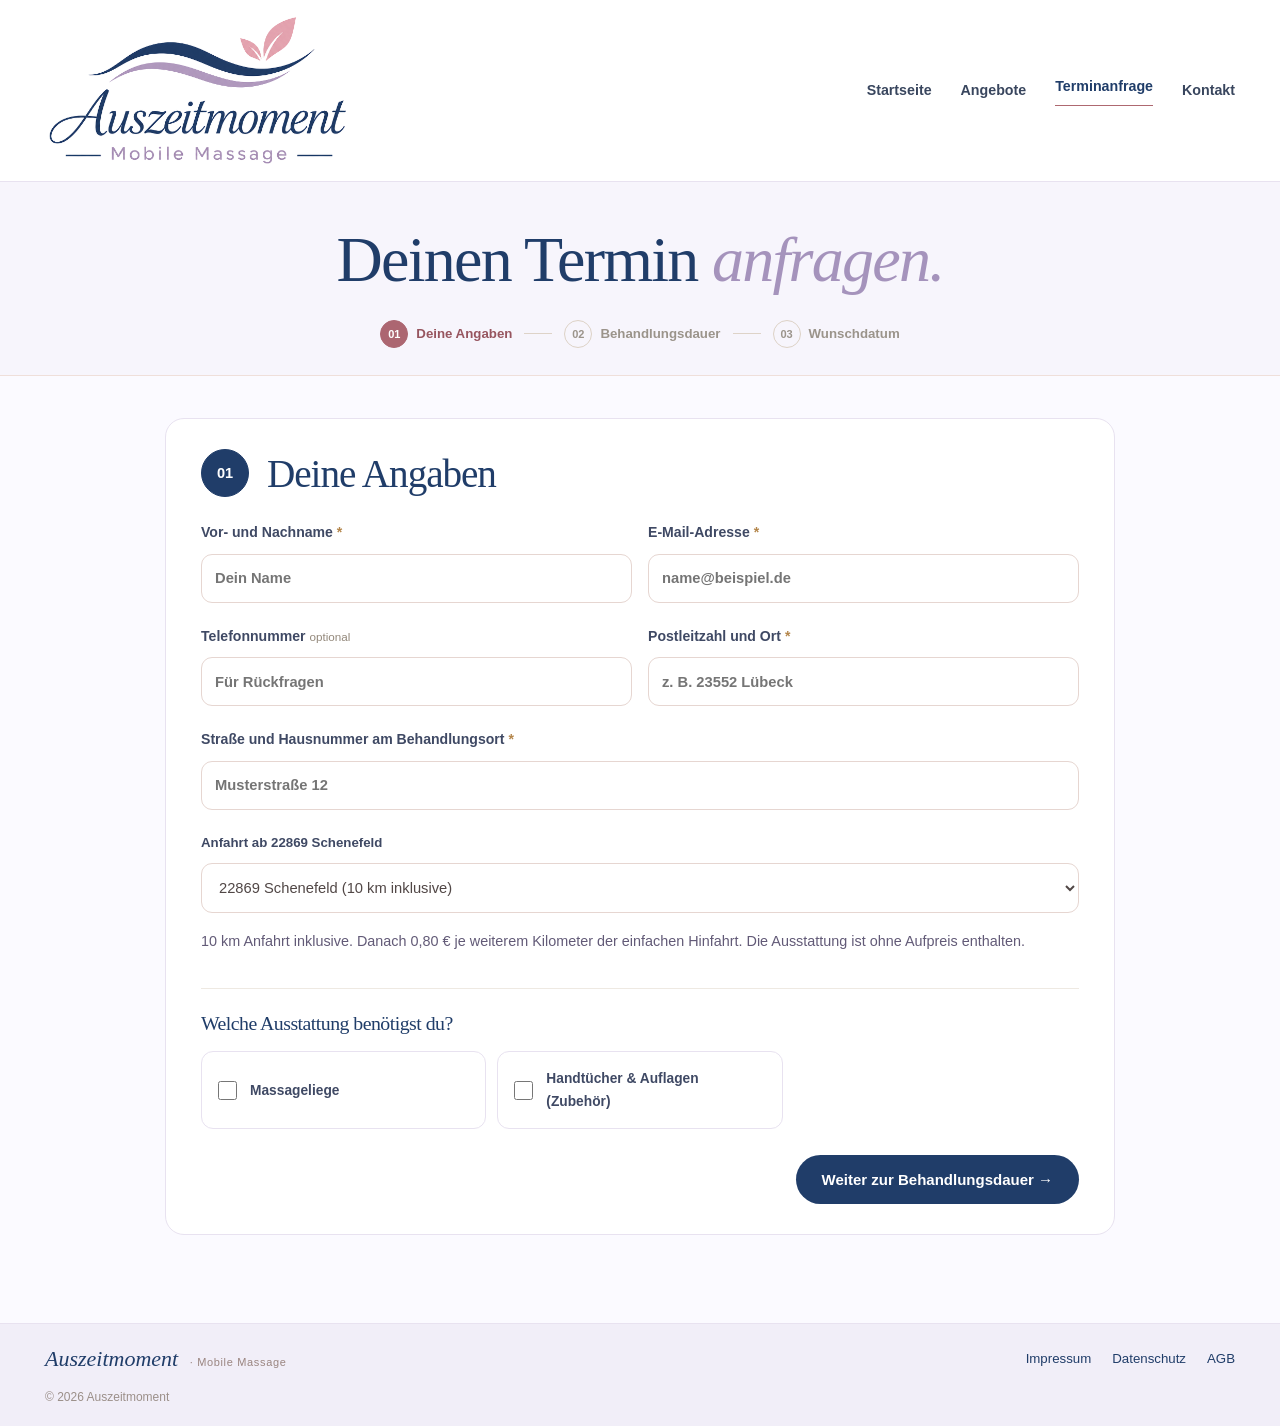
<file: termin.html>
<!DOCTYPE html>

<html lang="de"><head><meta charset="utf-8"/><meta content="width=device-width,initial-scale=1" name="viewport"/><meta content="#203d69" name="theme-color"/><style>
500;600;700&family=Manrope:wght@400;500;600;700;800&family=Playfair+Display:wght@400;500;600;700&display=swap');
:root{--cream:#fcfaf6;--paper:#fffdfb;--sand:#f3eee7;--olive:#274b3b;--dark:#22352e;--text:#484f49;--gold:#ae7d39;--gold2:#c19a5a;--border:#e9e1d7;--shadow:0 18px 50px rgba(54,48,35,.075)}
*{box-sizing:border-box}html{scroll-behavior:smooth;scroll-padding-top:96px}body{margin:0;background:var(--cream);color:var(--text);font-family:'DM Sans',Arial,sans-serif;line-height:1.66;font-size:16px}button,input,select,textarea{font:inherit}img{display:block;max-width:100%}a{color:inherit;text-decoration:none}p{margin:0 0 1em}h1,h2,h3{font-family:'Playfair Display',Georgia,serif;color:var(--dark);font-weight:500;line-height:1.15}h1{font-size:clamp(3.2rem,5vw,6rem);letter-spacing:-.034em;margin:12px 0 23px}h2{font-size:clamp(2.15rem,3.3vw,3.35rem);letter-spacing:-.025em;margin:8px 0 20px}h3{font-size:1.5rem;margin:10px 0}.container{width:min(1180px,calc(100% - 52px));margin-inline:auto}.eyebrow{text-transform:uppercase;letter-spacing:.14em;font-size:.78rem;font-weight:800;color:var(--gold);display:inline-block}.muted{color:#767d75}.btn{border:0;display:inline-flex;gap:.55rem;align-items:center;justify-content:center;background:var(--gold);color:white;padding:14px 25px;border-radius:50px;font-weight:700;min-height:48px;cursor:pointer;box-shadow:0 8px 20px rgba(174,125,57,.15);transition:background .2s,transform .2s}.btn:hover{background:#96672e;transform:translateY(-2px)}.btn-outline{background:transparent;color:var(--olive);border:1px solid #b7c2b7;box-shadow:none}.btn-outline:hover{background:#f1f5ee}.btn-light{background:white;color:var(--olive)}:focus-visible{outline:3px solid #bc954d;outline-offset:4px}
.site-header{height:82px;background:rgba(255,253,249,.96);position:sticky;top:0;z-index:30;border-bottom:1px solid rgba(125,105,67,.09);backdrop-filter:blur(14px)}.nav-wrap{height:100%;display:flex;align-items:center;justify-content:space-between;gap:18px}.brand{display:flex;align-items:center;gap:10px;flex-shrink:0}.brand-mark{font-size:35px;color:var(--gold);display:flex;width:48px;height:46px;align-items:center;justify-content:center}.brand-mark svg{width:44px;height:44px;stroke:currentColor;fill:none;stroke-width:1.4}.brand-text strong{display:block;font-family:'Playfair Display',Georgia,serif;color:var(--dark);font-size:1.4rem;font-weight:500;line-height:1.15}.brand-text small{display:block;font-size:.58rem;letter-spacing:.18em;font-weight:700;color:#9b805c;margin-top:4px}.site-nav{display:flex;gap:24px;align-items:center;font-size:.92rem;font-weight:700;color:#59615a}.site-nav a:hover,.site-nav a[aria-current=page]{color:var(--gold)}.header-btn{min-height:42px;padding:10px 22px;white-space:nowrap}.menu-toggle{display:none;background:none;border:0;padding:6px;color:var(--olive);font-size:26px;cursor:pointer}
.hero{min-height:600px;position:relative;display:flex;align-items:center;background:linear-gradient(90deg,#fbf8f1 0%,#fbf8f1 37%,#eee6d7 100%);overflow:hidden}.hero-photo{position:absolute;right:0;top:0;width:58%;height:100%;background-image:url('assets/massage-hero.webp');background-position:center;background-size:cover;filter:saturate(.93)}.hero-photo:before{content:'';position:absolute;inset:0;background:linear-gradient(90deg,#fbf8f1 0%,rgba(251,248,241,.9) 8%,rgba(251,248,241,.11) 38%,transparent 75%)}.hero .container{position:relative;z-index:1}.hero-copy{max-width:650px;padding:82px 0 92px}.hero h1{max-width:600px;color:#244737}.hero h1 em{font-style:normal;color:var(--gold)}.hero-desc{max-width:470px;font-size:1.12rem;color:#555951}.hero-actions{display:flex;gap:14px;align-items:center;margin:26px 0 42px}.trust-row{display:flex;gap:25px;flex-wrap:wrap;font-size:.86rem;font-weight:700;color:#59665c}.trust-row span{display:flex;align-items:center;gap:7px}.trust-row i{font-size:1.25rem;font-style:normal;color:var(--gold)}
.section{padding:96px 0}.section-heading{text-align:center;max-width:785px;margin:0 auto 45px}.section-heading p{font-size:1.05rem;color:#687369}.places{display:grid;grid-template-columns:repeat(3,1fr);gap:24px}.place-card{border-radius:18px;overflow:hidden;background:var(--paper);box-shadow:var(--shadow);border:1px solid #eae5db;transition:transform .25s,box-shadow .25s}.place-card:hover{transform:translateY(-4px);box-shadow:0 22px 48px rgba(42,44,29,.13)}.place-card img{height:275px;width:100%;object-fit:cover}.place-content{padding:25px 25px 29px}.place-content .micro{font-size:.76rem;font-weight:800;letter-spacing:.11em;text-transform:uppercase;color:var(--gold)}.place-content h3{font-size:1.48rem;margin:10px 0}.place-content p{font-size:.94rem;line-height:1.72;color:#70746e;margin:0}.photo-note{font-size:.79rem;text-align:center;color:#8a8b84;margin-top:20px}
.intro-split{display:grid;grid-template-columns:1.05fr 1fr;align-items:center;gap:72px}.intro-image{border-radius:19px;overflow:hidden;min-height:430px;position:relative}.intro-image img{width:100%;height:430px;object-fit:cover}.intro-image:after{content:'ZU HAUSE ANKOMMEN';position:absolute;bottom:19px;right:20px;color:#fff;font-weight:700;letter-spacing:.18em;font-size:.7rem;background:rgba(40,54,41,.52);padding:10px 14px;border-radius:8px}.intro-copy{max-width:540px}.check-list{list-style:none;margin:26px 0 0;padding:0;display:grid;gap:14px}.check-list li{display:flex;align-items:start;gap:12px}.check-list li span{width:25px;height:25px;border:1.5px solid var(--gold);border-radius:50%;color:var(--gold);display:grid;place-items:center;flex-shrink:0;font-weight:700;font-size:.85rem}.steps-section{background:#f4f0e9}.steps{display:grid;grid-template-columns:repeat(3,1fr);gap:28px}.step{padding:31px 28px;background:white;border-radius:18px;border:1px solid #e8e3d9}.step-number{font-family:'Playfair Display',serif;color:var(--gold);font-size:2rem}.step h3{font-size:1.35rem}.step p{font-size:.95rem;color:#69726a;margin:0}.about{display:grid;grid-template-columns:1fr 1fr;gap:70px;align-items:center}.about-panel{background:linear-gradient(145deg,#e6ebe1,#f5f0e6);padding:55px;border-radius:24px;min-height:350px;display:flex;justify-content:center;flex-direction:column}.about-panel blockquote{font:500 clamp(1.6rem,2.5vw,2.6rem)/1.4 'Playfair Display',serif;margin:10px 0 20px;color:var(--olive)}.about-panel .tiny{font-size:.78rem;letter-spacing:.11em;color:var(--gold);font-weight:800;text-transform:uppercase}.faq{max-width:850px;margin:auto}.faq details{border-bottom:1px solid #e1dfd8;padding:22px 0}.faq summary{cursor:pointer;list-style:none;display:flex;justify-content:space-between;gap:20px;font-weight:700;color:var(--dark)}.faq summary::-webkit-details-marker{display:none}.faq summary:after{content:'+';color:var(--gold);font-size:1.5rem;font-weight:400;line-height:1}.faq details[open] summary:after{content:'–'}.faq details p{margin:16px 0 0;color:#677069}
.cta-band{background:linear-gradient(105deg,#355b43,#25452f);padding:53px 0;color:#fff}.cta-band .container{display:flex;align-items:center;justify-content:space-between;gap:25px}.cta-band h2{color:white;margin:0 0 8px;font-size:clamp(2rem,2.8vw,3rem)}.cta-band p{margin:0;max-width:700px;color:#ecf1e8}.booking{padding:95px 0}.booking-grid{display:grid;grid-template-columns:.8fr 1.2fr;gap:70px}.booking-copy h2{margin-top:9px}.info-line{display:flex;align-items:center;gap:11px;margin:16px 0;color:#687168}.info-line .dot{width:8px;height:8px;border-radius:50%;background:var(--gold)}.booking-form{padding:35px;background:white;border:1px solid #eae3da;box-shadow:var(--shadow);border-radius:22px;display:grid;gap:15px}.fields{display:grid;grid-template-columns:1fr 1fr;gap:15px}.booking-form label{font-weight:700;font-size:.85rem;color:#3f5348;display:grid;gap:8px}.booking-form input,.booking-form textarea,.booking-form select{border:1px solid #ddd9d0;border-radius:10px;padding:12px;background:#fdfcf9;width:100%;color:#24382e}.booking-form textarea{resize:vertical;min-height:115px}.form-footer{display:flex;flex-wrap:wrap;align-items:center;gap:15px}.fineprint{font-size:.82rem;color:#82887e;margin:0}.form-status{font-size:.87rem;color:var(--olive);font-weight:700;min-height:16px}.footer{background:#f2eee7;padding:40px 0 24px;border-top:1px solid #e7e1d7}.footer-top{display:flex;align-items:center;justify-content:space-between;gap:22px}.footer-nav{display:flex;flex-wrap:wrap;gap:18px;font-size:.89rem}.footer-nav a:hover{color:var(--gold)}.footer-bottom{border-top:1px solid #ddd7cd;margin-top:30px;padding-top:20px;display:flex;gap:20px;justify-content:space-between;font-size:.78rem;color:#818177}.subhero{background:#f3eee5;padding:70px 0;text-align:center}.subhero h1{font-size:clamp(2.8rem,4.5vw,4.9rem)}.offer-grid{display:grid;grid-template-columns:repeat(3,1fr);gap:22px}.offer{padding:36px;background:#fff;border:1px solid var(--border);border-radius:15px}.offer h3{margin-top:0}.offer p{font-size:.96rem}.notice{padding:20px 25px;border-left:4px solid var(--gold);background:#fbf3e6;border-radius:5px;color:#665b40}.legal{max-width:770px;padding:70px 0}.legal p{margin-bottom:20px}
@media(max-width:1040px){.site-nav{gap:12px}.site-nav a{font-size:.83rem}.header-btn{font-size:.8rem;padding:10px 14px}.places{gap:15px}.place-card img{height:215px}.intro-split,.about{gap:34px}}@media(max-width:760px){.container{width:min(100% - 34px,520px)}.site-header{height:72px}.brand-text strong{font-size:1.19rem}.brand-mark{width:39px}.brand-mark svg{width:37px}.brand-text small{font-size:.52rem}.menu-toggle{display:block;margin-left:auto}.header-btn{display:none}.site-nav{display:none;position:absolute;top:71px;left:0;right:0;background:#fffdf9;box-shadow:0 15px 35px rgba(0,0,0,.12);padding:22px;flex-direction:column;align-items:flex-start;gap:20px}.site-nav.open{display:flex}.site-nav a{font-size:1rem}.hero{min-height:auto;display:block;background:#fbf8f1}.hero-photo{width:100%;height:340px;position:relative;background-position:center 43%}.hero-photo:before{background:linear-gradient(0deg,#fbf8f1 0%,transparent 34%)}.hero .container{position:relative}.hero-copy{padding:0 0 46px}.hero h1{font-size:clamp(3.1rem,11vw,4.8rem);margin-top:10px}.hero-desc{font-size:1rem}.hero-actions{margin:20px 0 30px;flex-wrap:wrap}.trust-row{gap:9px 20px;font-size:.8rem}.section{padding:66px 0}.section-heading{margin-bottom:28px}.places,.steps,.offer-grid{grid-template-columns:1fr}.place-card img{height:auto;aspect-ratio:1.55;object-fit:cover}.place-content{padding:22px}.intro-split,.about,.booking-grid{grid-template-columns:1fr;gap:28px}.intro-image,.intro-image img{height:290px;min-height:290px}.intro-split .intro-copy{order:0}.steps{gap:15px}.about-panel{min-height:200px;padding:30px}.cta-band .container{flex-direction:column;align-items:flex-start}.booking{padding:64px 0}.booking-form{padding:22px}.footer-top,.footer-bottom{align-items:flex-start;flex-direction:column;gap:18px}.footer-nav{row-gap:10px}.subhero{padding:47px 0}}@media(max-width:440px){.fields{grid-template-columns:1fr}.hero-photo{height:268px}.trust-row{flex-direction:column;gap:6px}.btn{width:100%}.hero-actions{display:block}.hero-actions .btn-outline{margin-top:9px}.brand-text strong{font-size:1rem}.brand-text small{letter-spacing:.11em}}
@media(prefers-reduced-motion:reduce){*,*:before,*:after{scroll-behavior:auto!important;transition:none!important}}
/* Neue, eigenständige Kontakt- und Terminseiten */
.subhero-light{background:linear-gradient(110deg,#fcfaf5,#f0eadd);border-bottom:1px solid var(--border)}
.subhero-light p{max-width:680px;margin:0 auto;color:#657168;font-size:1.08rem}
.contact-grid{display:grid;grid-template-columns:0.9fr 1.1fr;gap:75px;align-items:start}
.contact-intro{padding-top:26px;max-width:520px}
.contact-hint{display:flex;align-items:start;gap:17px;margin-top:32px;padding:24px;background:#f0eee6;border-radius:16px}
.contact-hint-icon{font-size:26px;color:var(--gold)}
.contact-hint p{font-size:.91rem;margin:6px 0 12px}
.contact-hint strong{color:var(--dark)}
.text-arrow{color:var(--gold);font-weight:700;text-decoration:underline;text-underline-offset:4px}
@media(max-width:760px){.contact-grid{grid-template-columns:1fr;gap:30px}.contact-intro{padding-top:0}}

.site-nav .nav-booking{display:none}@media(max-width:760px){.site-nav .nav-booking{display:block;color:var(--gold)}}

/* Portrait im Über-mich-Bereich */
.about-photo{margin:0;max-width:490px;justify-self:center;width:100%;border-radius:22px;overflow:hidden;box-shadow:0 16px 42px rgba(40,42,35,.09);background:#e6d2be}
.about-photo img{width:100%;height:auto;aspect-ratio:4/5;object-fit:cover;object-position:center top;display:block}
.about-copy .about-note{margin-top:17px;color:#64695e}
@media(max-width:760px){.about-photo{max-width:390px}.about-photo img{aspect-ratio:4/5}}

/* Zusätzliche Massage-Orte: Firmen und Events */

/* Weitere Wunschorte ohne zusätzliche Bildkarten */
.wunschort-extra{margin:28px auto 0;text-align:center;max-width:810px;color:#525f54;font-size:1rem;line-height:1.75;padding:16px 18px;border-top:1px solid #e6ded3;border-bottom:1px solid #e6ded3}
.wunschort-extra strong{color:#244737;font-weight:700}


/* Massagen-Seite · ruhige redaktionelle Darstellung */
.massages-intro{text-align:center;max-width:720px;margin:0 auto 47px}
.massages-intro h2{margin:9px 0 12px;font-size:clamp(2rem,3.2vw,3.1rem)}
.massages-intro p{color:#6e766d;font-size:1.02rem;margin:0 auto;max-width:680px}
.massage-offers{display:grid;gap:22px}
.massage-offer{display:grid;grid-template-columns:230px minmax(0,1fr);background:#fffefd;border:1px solid #eae2d7;border-radius:19px;overflow:hidden;box-shadow:0 14px 42px rgba(59,55,44,.048)}
.massage-offer-visual{min-height:250px;display:grid;place-items:center;background:linear-gradient(145deg,#edf0e7 0%,#f8f3e9 100%)}
.massage-offer-visual svg{width:112px;height:112px;stroke:#ae874e;stroke-linecap:round;stroke-linejoin:round;stroke-width:1.6}
.foot-visual{background:linear-gradient(145deg,#f3efe5 0%,#f9f5ec 100%)}
.oil-visual{background:linear-gradient(145deg,#ecece2 0%,#f5efe3 100%)}
.massage-offer-copy{padding:29px 38px 27px;display:flex;flex-direction:column;align-items:start}
.massage-offer-number{font-size:.69rem;font-weight:800;color:#ae7d39;letter-spacing:.16em}
.massage-offer-copy h3{font-size:clamp(1.64rem,2.25vw,2.08rem);margin:6px 0 2px;color:#294b3a}
.massage-subtitle{font-size:.88rem;font-weight:700;color:#977347;margin-bottom:14px}
.massage-offer-copy p{font-size:.94rem;color:#59655d;line-height:1.72;margin:0 0 10px}
.massage-offer-copy .massage-offer-detail{font-size:.85rem;color:#7a8076;font-style:italic;margin:4px 0 0}
.massage-appointment{margin-top:32px;padding:33px 39px;display:flex;gap:24px;align-items:center;justify-content:space-between;background:#f2eee6;border-radius:19px}
.massage-appointment h2{font-size:clamp(1.65rem,2.4vw,2.2rem);margin:8px 0}
.massage-appointment p{font-size:.93rem;color:#6c766c;margin:0}
.massage-appointment .btn{white-space:nowrap}
.massage-small-print{font-size:.76rem;line-height:1.65;letter-spacing:.005em;color:#85877f;text-align:center;max-width:910px;margin:31px auto 0}
@media(max-width:760px){.massage-offer{grid-template-columns:1fr}.massage-offer-visual{min-height:130px}.massage-offer-visual svg{width:85px;height:85px}.massage-offer-copy{padding:24px 24px 29px}.massage-appointment{align-items:flex-start;flex-direction:column;padding:28px 25px}.massage-appointment .btn{width:auto}.massages-intro{margin-bottom:30px}}
@media(max-width:440px){.massage-appointment .btn{width:100%}}


/* Nur die beiden Sendemöglichkeiten am Ende der Terminanfrage */
.appointment-v2 .az-send-options{display:flex;gap:12px;flex-wrap:wrap;margin:17px 0 8px}
.appointment-v2 .az-send-options .btn{display:inline-flex;align-items:center;justify-content:center;min-height:49px;padding:12px 25px;text-align:center;border-radius:12px;font-weight:700;cursor:pointer;flex:1 1 210px}
.appointment-v2 .az-send-options .az-send-whatsapp{background:#355e50!important;border:1px solid #355e50;color:#fff!important}
.appointment-v2 .az-send-options .az-send-whatsapp:hover{background:#284d40!important}
@media(max-width:580px){.appointment-v2 .az-send-options{flex-direction:column}.appointment-v2 .az-send-options .btn{width:100%;flex:0 0 auto}}


/* Additional messaging channel: preserve layout and colors of the existing booking page. */
.appointment-v2 .az-send-options .az-channel-icon{display:block;flex:none;width:21px;height:21px}
.appointment-v2 .az-send-options .az-send-sms{background:#576b98!important;border:1px solid #576b98;color:#fff!important}
.appointment-v2 .az-send-options .az-send-sms:hover{background:#41557f!important}

/* Zustimmung vor den beiden Versandoptionen */
.appointment-v2 .az-agb-check{display:flex!important;align-items:flex-start;gap:13px;padding:17px 19px;border-radius:13px;background:#f9f6fb;border:1px solid #e8e0ed;color:#283d62;font-size:.91rem;font-weight:400;line-height:1.65;cursor:pointer}
.appointment-v2 .az-agb-check input[type=checkbox]{appearance:auto;display:block;flex:none;width:20px;height:20px;margin:3px 0 0;accent-color:#263f72;cursor:pointer}
.appointment-v2 .az-agb-check span{display:block}
.appointment-v2 .az-agb-check a{font-weight:700;color:#304d88;text-decoration:underline;text-underline-offset:3px}
.appointment-v2 .az-agb-check:focus-within{outline:2px solid #8d76ad;outline-offset:2px}
.appointment-v2 .az-agb-help{margin:7px 0 0;color:#80788c;font-size:.78rem}
</style><title>Terminanfrage | Auszeitmoment</title><meta content="Zuerst Kontaktdaten angeben, dann Behandlungsdauer wählen und anschließend einen Wunschtermin im Kalender aussuchen." name="description"/><style>
/* Eigenständiger Buchungskalender · hell, klar und responsiv */
.appointment-page{background:#fff;color:#494844}.appointment-page .container{max-width:1180px}.appointment-page h1,.appointment-page h2,.appointment-page h3{color:#382e28}.booking-hero{padding:69px 0 59px;background:linear-gradient(118deg,#fff 32%,#faf6f0 100%);border-bottom:1px solid #ede4da}.booking-hero h1{font-size:clamp(2.9rem,4.5vw,4.7rem);margin:8px 0 16px;line-height:1.14}.booking-hero h1 em{font-weight:400;color:#ab7d43}.booking-hero p{max-width:650px;font-size:1.04rem;color:#6e6b66;margin:0}.appointment-content{padding:52px 0 105px}.appointment-layout{display:grid;grid-template-columns:minmax(0,1fr) 315px;align-items:start;gap:33px}.appointment-primary{display:grid;gap:24px}.flow-step{background:#fff;border:1px solid #eae2d8;border-radius:20px;padding:34px 37px;box-shadow:0 12px 43px rgba(58,44,24,.045)}.flow-step.booking-hidden{display:none}.flow-step:not(.booking-hidden){animation:ap-in .28s ease-out}@keyframes ap-in{from{opacity:0;transform:translateY(7px)}to{opacity:1;transform:translateY(0)}}.flow-heading{display:flex;align-items:center;gap:18px}.step-counter{display:grid;place-items:center;flex-shrink:0;width:48px;height:48px;color:#aa7e49;background:#fcf6ee;border:1px solid #ecdfcb;border-radius:15px;font-weight:800;font-size:.91rem}.mini-label{font-size:.71rem;letter-spacing:.14em;font-weight:800;color:#aa7c3e;text-transform:uppercase}.flow-heading h2{font-size:clamp(1.65rem,2.25vw,2.15rem);margin:2px 0 0}.step-note{color:#77736d;font-size:.95rem;line-height:1.65;margin:18px 0 24px}.origin-choices{display:grid;grid-template-columns:repeat(3,minmax(0,1fr));gap:13px}.origin-card{min-height:135px;position:relative;display:flex;flex-direction:column;gap:9px;border:1.5px solid #e7e0d8;background:#fff;border-radius:15px;padding:18px 17px 16px;cursor:pointer;transition:border-color .2s,background .2s,box-shadow .2s}.origin-card:hover{border-color:#d0ae7b;background:#fffdf9}.origin-card:has(input:checked){background:#fffcf6;border-color:#b78b50;box-shadow:0 0 0 3px rgba(183,139,80,.1)}.origin-card:focus-within{outline:2px solid #bc954d;outline-offset:3px}.origin-card input{position:absolute;opacity:0;inset:0;margin:0;width:100%;height:100%;cursor:pointer}.origin-icon{font-size:1.35rem;line-height:1;color:#ad824c}.origin-card strong{display:block;color:#392e27;font-size:1rem}.origin-card small{display:block;color:#827d74;font-size:.79rem;margin-top:1px}.origin-check{display:none;position:absolute;right:13px;top:12px;border-radius:50%;width:23px;height:23px;place-items:center;background:#b78b50;color:#fff;font-size:.78rem}.origin-card:has(input:checked) .origin-check{display:grid}.calendar-and-time{display:grid;grid-template-columns:minmax(0,1.15fr) minmax(230px,.85fr);gap:24px;align-items:start}.calendar-box{border:1px solid #ece5dc;border-radius:17px;padding:22px 20px 19px;background:#fff}.calendar-top{display:flex;justify-content:space-between;align-items:center;gap:8px;margin-bottom:17px}.calendar-month{font-size:1.13rem;font-weight:800;color:#44362b;text-transform:capitalize}.calendar-controls{display:flex;gap:8px}.calendar-controls button{width:34px;height:34px;display:grid;place-items:center;border:1px solid #e5dccf;border-radius:50%;background:white;color:#5b4939;font-size:24px;line-height:1;cursor:pointer}.calendar-controls button:disabled{color:#c7beb4;cursor:default;background:#faf8f6}.calendar-weekdays,.calendar-days{display:grid;grid-template-columns:repeat(7,minmax(0,1fr));gap:5px}.calendar-weekdays{font-size:.72rem;font-weight:700;color:#958a7a;text-align:center;margin-bottom:9px}.calendar-day{width:100%;aspect-ratio:1/1;min-height:37px;display:grid;place-items:center;border:1px solid transparent;border-radius:11px;background:transparent;color:#3e3934;font-size:.86rem;cursor:pointer;padding:0}.calendar-day:not(:disabled):hover{background:#f8eee1}.calendar-day.is-selected{background:#ae8047;color:white;border-color:#ae8047;font-weight:800}.calendar-day.is-today:not(.is-selected){border:1px solid #d1b38b}.calendar-day:disabled{color:#c7c2bc;cursor:not-allowed}.calendar-empty{min-height:37px}.calendar-legend{color:#857d72;font-size:.76rem;margin-top:15px;display:flex;gap:8px;align-items:center}.calendar-dot{width:9px;height:9px;background:#b7884d;border-radius:50%}.time-box{padding:5px 0}.time-box h3{font-size:1.55rem;line-height:1.2;margin:5px 0 11px}.time-box p{color:#817a72;font-size:.87rem;line-height:1.54;margin:0 0 16px}.time-options{display:grid;grid-template-columns:repeat(2,minmax(0,1fr));gap:9px}.time-options button,.time-flexible{border:1px solid #e8dfd5;background:#fff;color:#4d443d;border-radius:10px;padding:10px 6px;font-weight:700;font-size:.83rem;cursor:pointer;transition:all .16s}.time-options button:hover,.time-flexible:hover{border-color:#be9a6b;background:#fdf7ef}.time-options button.selected,.time-flexible.selected{background:#ad814a;color:#fff;border-color:#ad814a}.custom-time-label{display:block;font-weight:700;font-size:.76rem;color:#776c62;margin:17px 0 7px}.time-box input[type=time]{width:100%;padding:10px 13px;background:white;border:1px solid #e3dad0;border-radius:10px;color:#3b3732}.time-flexible{width:100%;margin-top:10px}.time-box .time-note{margin-top:17px;padding-top:14px;border-top:1px solid #eee5da;font-size:.76rem}.booking-details-form{display:grid;gap:17px}.booking-details-form label{font-size:.83rem;display:grid;gap:8px;font-weight:700;color:#504237}.booking-details-form label span{color:#b4864b}.booking-details-form input,.booking-details-form textarea,.booking-details-form select{width:100%;padding:12px 13px;border:1px solid #e1d8ce;background:#fff;border-radius:11px;color:#3f3832}.booking-details-form textarea{min-height:100px;resize:vertical}.booking-details-form .fields{gap:15px}.appointment-summary{padding:18px 21px;background:#faf6ef;border-radius:12px;border:1px solid #efe4d8;font-size:.88rem;line-height:1.78;color:#67594b}.appointment-summary strong{color:#342f2b}.send-inquiry{justify-self:start;background:#ae8046}.send-inquiry:hover{background:#956833}.booking-aside{position:sticky;top:108px;border:1px solid #eee7df;background:#fff;border-radius:19px;overflow:hidden;box-shadow:0 15px 43px rgba(58,44,24,.05)}.booking-aside-photo{height:185px;background-image:url('assets/wohnzimmer-kamin.webp');background-position:center;background-size:cover}.aside-inner{padding:27px 27px 29px}.aside-inner h2{font-size:1.67rem;line-height:1.2;margin:7px 0 15px}.aside-inner>p{font-size:.85rem;color:#77716b;line-height:1.75}.aside-divider{height:1px;background:#ece4d9;margin:24px 0 18px}.aside-inner .aside-small{display:flex;justify-content:space-between;gap:15px;margin-bottom:8px}.aside-inner .aside-travel{display:block;margin:18px 0 0;color:#8c7962;font-size:.79rem}.aside-inner .aside-footnote{font-size:.74rem;color:#9a8e7f;margin-top:17px}.appointment-page .eyebrow{color:#b0834f}
@media(max-width:1050px){.appointment-layout{grid-template-columns:minmax(0,1fr) 260px;gap:20px}.flow-step{padding:28px}.calendar-and-time{grid-template-columns:1fr}.time-box{padding:5px}.time-options{grid-template-columns:repeat(3,minmax(0,1fr))}}@media(max-width:760px){.booking-hero{padding:44px 0 37px}.booking-hero h1{font-size:clamp(2.7rem,9vw,3.9rem)}.appointment-content{padding:28px 0 65px}.appointment-layout{grid-template-columns:1fr}.booking-aside{position:static}.flow-step{padding:24px 20px}.origin-choices{grid-template-columns:1fr;gap:10px}.origin-card{min-height:72px;padding:13px 17px;display:grid;grid-template-columns:26px 1fr;align-items:center;gap:13px}.origin-card strong{font-size:.94rem}.calendar-and-time{grid-template-columns:1fr}.calendar-box{padding:17px 15px}.time-options{grid-template-columns:repeat(3,minmax(0,1fr))}.booking-aside-photo{height:160px}}@media(max-width:440px){.flow-heading{gap:12px}.step-counter{width:43px;height:43px}.calendar-weekdays,.calendar-days{gap:3px}.calendar-day{min-height:35px}.time-options{grid-template-columns:repeat(2,1fr)}.send-inquiry{width:100%}}

.fee-explanation{font-size:.8rem;line-height:1.6;color:#857568;margin:-4px 0 0}.appointment-summary .total-without-travel{display:flex;align-items:baseline;justify-content:space-between;gap:16px;padding-top:10px;margin-top:10px;border-top:1px solid #e4d6c4;font-size:1rem;color:#493a30}.appointment-summary .total-without-travel strong{font-size:1.35rem}.appointment-summary .fee-details{color:#746c63;font-size:.82rem}

</style><style>
/* Terminanfrage v2: Kundenangaben → Dauer → Kalender */
.appointment-v2 .booking-hero{background:#fff;padding:58px 0 42px}
.appointment-v2 .booking-hero h1{font-size:clamp(2.75rem,4.6vw,4.4rem);margin:9px 0 14px}
.appointment-v2 .booking-hero h1 em{font-style:italic;color:#a78355;font-weight:400}
.appointment-v2 .booking-hero p{max-width:760px}
.appointment-v2 .appointment-content{padding-top:40px;background:linear-gradient(#fff,#fffdfb)}
.appointment-v2 .appointment-primary form{display:grid;gap:22px}
.appointment-v2 .flow-step{padding:35px 38px;border-color:#eee7de;border-radius:17px;box-shadow:0 11px 34px rgba(79,57,32,.034)}
.appointment-v2 .flow-step.booking-hidden{display:none}
.appointment-v2 .booking-details-form{display:grid;gap:19px}
.appointment-v2 .booking-details-form .fields{display:grid;grid-template-columns:1fr 1fr;gap:16px}
.appointment-v2 .booking-details-form label{font-size:.88rem}
.appointment-v2 .booking-details-form input,.appointment-v2 .booking-details-form select{height:49px;font-size:.92rem;border-radius:9px}
.appointment-v2 .booking-details-form input:focus-visible,.appointment-v2 .booking-details-form select:focus-visible,.appointment-v2 .request-message textarea:focus-visible{outline:2px solid #b58c57;outline-offset:2px}
.appointment-v2 .optional-label{font-size:.73rem;font-weight:400;color:#948b81}
.appointment-v2 .origin-inline{padding:17px 19px;border:1px solid #efeadf;background:#fffefa;border-radius:12px;display:grid;gap:7px}
.appointment-v2 .origin-inline label{font-weight:700;color:#564d44;font-size:.83rem}
.appointment-v2 .origin-inline select{width:100%;max-width:370px;border:1px solid #e4dbce;border-radius:9px;padding:10px 13px;background:#fff;color:#484039}
.appointment-v2 .origin-inline small{font-size:.75rem;color:#82796c;line-height:1.5}
.appointment-v2 .step-action{display:flex;justify-content:flex-end;margin-top:4px}
.appointment-v2 .continue-btn{border:0;cursor:pointer;background:#a9814e}
.appointment-v2 .duration-choices{display:grid;grid-template-columns:1fr 1fr;gap:16px}
.appointment-v2 .duration-card{position:relative;display:flex;align-items:center;gap:12px;padding:26px 22px;border:1.5px solid #e7e0d5;border-radius:14px;min-height:128px;background:#fff;cursor:pointer;transition:border-color .2s,background .2s;overflow:hidden}
.appointment-v2 .duration-card:hover{border-color:#c8a777}
.appointment-v2 .duration-card:has(input:checked){background:#fffaf3;border-color:#b18a52;box-shadow:0 0 0 3px rgba(177,138,82,.07)}
.appointment-v2 .duration-card:focus-within{outline:2px solid #b18a52;outline-offset:2px}
.appointment-v2 .duration-card input{position:absolute;inset:0;width:100%;height:100%;opacity:0;cursor:pointer;margin:0}
.appointment-v2 .duration-main{display:block;flex:1}.appointment-v2 .duration-main strong{font-family:Georgia,serif;color:#392f2a;display:block;font-size:1.45rem;font-weight:500}.appointment-v2 .duration-main small{display:block;font-size:.79rem;color:#8a8075;margin-top:8px}
.appointment-v2 .duration-price{font-weight:700;color:#9e7845;font-size:1.42rem;white-space:nowrap;margin-right:6px}.appointment-v2 .duration-check{display:none;position:absolute;right:10px;top:9px;color:#a9814e}
.appointment-v2 .duration-card:has(input:checked) .duration-check{display:block}
.appointment-v2 .step-tip{font-size:.82rem;color:#877c70;margin:16px 0 0}
.appointment-v2 .progress-overview{display:flex;align-items:center;gap:12px;margin-top:33px;flex-wrap:wrap}
.appointment-v2 .progress-item{display:flex;align-items:center;gap:8px;color:#9b948b;font-size:.83rem;font-weight:650}.appointment-v2 .progress-item b{display:grid;place-items:center;font-size:.69rem;border:1px solid #ddd2c6;border-radius:50%;width:28px;height:28px}
.appointment-v2 .progress-item.is-current,.appointment-v2 .progress-item.is-done{color:#866038}.appointment-v2 .progress-item.is-current b{background:#ae844d;color:#fff;border-color:#ae844d}.appointment-v2 .progress-item.is-done b{background:#f7ecda;color:#9b7240}
.appointment-v2 .progress-overview i{display:block;width:28px;height:1px;background:#ded3c8}
.appointment-v2 .request-end{margin-top:27px;border-top:1px solid #ece5dc;padding-top:25px;display:grid;gap:16px}
.appointment-v2 .request-end.booking-hidden{display:none}
.appointment-v2 .request-message{display:grid;gap:9px;font-weight:700;color:#59493e;font-size:.85rem}
.appointment-v2 .request-message textarea{border:1px solid #e4dbd0;padding:14px;border-radius:10px;resize:vertical;width:100%}
.appointment-v2 .appointment-summary{border-radius:11px;background:#fbf8f4;font-size:.87rem}
.appointment-v2 .request-total{display:flex;justify-content:space-between;gap:15px;padding-top:10px;margin-top:10px;border-top:1px solid #e8dcd0}
.appointment-v2 .request-total strong{font-size:1.3rem}
.appointment-v2 .fineprint{font-size:.76rem;color:#8e8378;line-height:1.6;margin:0}
.appointment-v2 .aside-inner h2{font-size:1.82rem}
@media(max-width:1050px){.appointment-v2 .duration-choices{grid-template-columns:1fr}}
@media(max-width:760px){.appointment-v2 .booking-hero{padding:41px 0 35px}.appointment-v2 .appointment-content{padding-top:25px}.appointment-v2 .flow-step{padding:25px 21px}.appointment-v2 .booking-details-form .fields{grid-template-columns:1fr}.appointment-v2 .duration-choices{grid-template-columns:1fr}.appointment-v2 .duration-card{min-height:110px}.appointment-v2 .progress-overview{gap:7px}.appointment-v2 .progress-overview i{width:11px}.appointment-v2 .progress-item{font-size:.72rem}.appointment-v2 .progress-item b{width:25px;height:25px;font-size:.62rem}.appointment-v2 .step-action .btn{width:100%}}
@media(max-width:420px){.appointment-v2 .progress-item{font-size:.66rem}.appointment-v2 .progress-item{gap:5px}.appointment-v2 .progress-overview i{width:8px}}
/* Form labels: keep required indicator and optional notation on the same line */
.appointment-v2 .booking-details-form label{display:block}
.appointment-v2 .booking-details-form label input{display:block;margin-top:9px}
.appointment-v2 .booking-details-form .optional-label{color:#93887b;font-size:.73rem;font-weight:400}
.site-header .header-btn{background:#a9814e!important;color:#fff!important;box-shadow:0 6px 15px rgba(133,95,45,.12)}

.booking-validation-message{color:#8e3e30;font-weight:700;background:#fff3ee;border:1px solid #ead5c9;border-radius:10px;padding:11px 13px;margin:4px 0}.booking-copy{border:1px solid #b68b52;color:#704b29;background:#fff;border-radius:999px;padding:12px 18px;font-weight:700;cursor:pointer;margin-top:10px}.booking-copy:hover{background:#fcf6ef}.booking-validation-message[hidden],.booking-copy[hidden]{display:none!important}

</style><style>

/* Fahrtstrecke & Behandlungsanzahl: ruhige, klar strukturierte Buchung */
.appointment-v2 .booking-hero{background:linear-gradient(120deg,#fff 65%,#fbfaf8 100%)}
.appointment-v2 .origin-inline{background:#fff;border-color:#e7ded2}
.route-area{margin-top:-6px;display:grid;gap:10px}
.route-button{width:100%;padding:15px 20px;background:#f7f1e8;color:#6d4a29;border:1px solid #ddcbb7;border-radius:12px;text-align:center;font-weight:700;cursor:pointer;transition:.2s}
.route-button:hover:not(:disabled){background:#eee2d2;border-color:#bc9b6c}
.route-button:disabled{opacity:.7;cursor:wait}
.route-privacy{color:#80776c;font-size:.76rem;margin:0;line-height:1.55}
.route-privacy a{text-decoration:underline;text-underline-offset:3px}
.route-result{padding:17px 19px;border-radius:12px;border:1px solid #e7e0d6;background:#fff;font-size:.9rem}
.route-result[hidden]{display:none}
.route-result.is-success{border-color:#b8c7b2;background:#f7faf6}
.route-result.is-error{border-color:#dec6b6;background:#fff8f4}
.route-result.is-pending{border-color:#e0d2bb;background:#fffefa}
.route-result strong{display:block;font-size:.95rem;color:#413b32;margin-bottom:3px}
.route-result p{margin:5px 0;line-height:1.55}
.route-result .route-cost{font-size:1.22rem;color:#6f512f;font-weight:800}
.route-result .route-meta{font-size:.78rem;color:#776e63}
.route-result .route-choose{border:1px solid #ded4c8;background:#fff;border-radius:9px;padding:9px 12px;width:100%;font-size:.87rem;margin-top:8px}
.route-error-text{color:#905040}
.quantity-panel{margin-top:18px;border:1px solid #e5ded4;border-radius:14px;background:#fff;padding:19px 22px;display:flex;align-items:center;justify-content:space-between;gap:18px}
.quantity-panel label{display:block;color:#493a2f;font-weight:750;font-size:.95rem}
.quantity-panel small{display:block;font-size:.78rem;color:#877d71;margin-top:5px;line-height:1.5}
.quantity-picker{display:flex;align-items:center;flex-shrink:0;border:1px solid #ddd3c5;border-radius:11px;overflow:hidden}
.quantity-picker button{height:46px;width:43px;background:#fff;border:0;color:#8b6536;font-size:1.35rem;cursor:pointer}
.quantity-picker button:hover{background:#faf3e8}
.quantity-picker input{width:47px;height:46px;border:0;text-align:center;background:#fff;color:#362e26;font-weight:700;appearance:textfield;outline:none}
.quantity-picker input::-webkit-inner-spin-button,.quantity-picker input::-webkit-outer-spin-button{appearance:none;margin:0}
.route-hint{font-size:.78rem;color:#746e63;margin:6px 0 0}
.price-calculated{color:#6e583d;font-size:.83rem;line-height:1.55}
@media(max-width:580px){.quantity-panel{align-items:flex-start;flex-direction:column}.quantity-picker{width:100%;justify-content:space-between}.quantity-picker input{flex:1}}

</style><style>

/* Helle, reduzierte Buchungsmaske – Preise erst am Schluss */
.appointment-v2 .booking-hero{padding:48px 0 32px;background:#fff}
.appointment-v2 .appointment-content{background:#fff;padding:26px 0 85px}
.appointment-v2 .appointment-layout{display:block;max-width:930px;margin-inline:auto}
.appointment-v2 .appointment-primary{min-width:0}
.appointment-v2 .flow-step{padding:40px 45px;background:#fff;border:1px solid #ece7e0;border-radius:18px;box-shadow:0 12px 42px rgba(51,41,29,.045)}
.appointment-v2 .flow-heading{margin-bottom:24px}
.appointment-v2 .booking-details-form{gap:22px}
.appointment-v2 .origin-inline{background:#fff;padding:0;border:0;gap:9px}
.appointment-v2 .origin-inline select{max-width:none;height:50px}
.appointment-v2 .duration-card{min-height:103px}
.appointment-v2 .duration-main strong{font-size:1.35rem}
.appointment-v2 .progress-overview{margin-top:26px}
.appointment-v2 .route-area{margin-top:-3px}
.appointment-v2 .route-button{background:#fff;border:1px solid #e1d6c6;color:#6e523b;padding:12px 16px;font-weight:600}
.appointment-v2 .route-result{background:#fff;border:0;border-left:3px solid #b8996c;padding:6px 14px;font-size:.8rem}
.appointment-v2 .route-result p{display:none}
.appointment-v2 .route-result.is-error{border-color:#c68d75}
.appointment-v2 .equipment-section,.appointment-v2 .access-section{border-top:1px solid #eee9e2;padding-top:24px;margin-top:3px}
.appointment-v2 .equipment-section h3,.appointment-v2 .access-section h3{font-family:Georgia,serif;color:#3c352f;font-size:1.24rem;font-weight:500;margin:0 0 17px}
.appointment-v2 .equipment-options{display:grid;grid-template-columns:repeat(3,minmax(0,1fr));gap:11px}
.appointment-v2 .equipment-option{border:1px solid #e8e0d8;background:#fff;min-height:91px;padding:18px 12px;border-radius:12px;display:flex!important;flex-direction:column;align-items:flex-start;justify-content:space-between;position:relative;cursor:pointer;gap:8px;font-weight:600!important;color:#544639;font-size:.86rem!important;transition:border-color .2s,background .2s}
.appointment-v2 .equipment-option:has(input:checked){border-color:#ba9463;background:#fffaf3}
.appointment-v2 .equipment-option input{position:absolute;inset:0;opacity:0;margin:0;cursor:pointer}
.appointment-v2 .equipment-option:focus-within{outline:2px solid #b58c57;outline-offset:2px}
.appointment-v2 .eq-icon{color:#aa8356;font-size:1.3rem;font-weight:400}
.appointment-v2 .eq-check{position:absolute;right:14px;top:10px;color:#ae844d;opacity:0}
.appointment-v2 .equipment-option:has(input:checked) .eq-check{opacity:1}
.appointment-v2 .access-grid{display:grid;grid-template-columns:1fr 1fr;gap:20px;align-items:end}
.appointment-v2 .lift-field{border:0;margin:0;padding:0;min-width:0}
.appointment-v2 .lift-field legend,.appointment-v2 .floor-field{font-size:.87rem;font-weight:700;color:#564a40;margin:0 0 10px}
.appointment-v2 .lift-options{display:flex;gap:11px}
.appointment-v2 .lift-options label{border:1px solid #e6dfd6;border-radius:9px;padding:13px 18px;display:flex;align-items:center;gap:8px;cursor:pointer;flex:1}
.appointment-v2 .lift-options label:has(input:checked){border-color:#b78d56;background:#fffaf3}
.appointment-v2 .lift-options input{accent-color:#a47a48}
.appointment-v2 .floor-field select{display:block;margin-top:10px;height:48px;border:1px solid #dfd7cb;border-radius:9px;padding:0 12px;background:#fff;color:#3c352f;width:100%;font-size:.91rem}
.appointment-v2 .appointment-summary{padding:25px 26px;background:#fbfaf8;border:1px solid #e8e1d8;border-radius:13px;display:grid;gap:11px}
.appointment-v2 .appointment-summary>strong{font-family:Georgia,serif;font-size:1.4rem;font-weight:500;color:#3e332d;margin-bottom:6px}
.appointment-v2 .summary-line{display:flex;align-items:baseline;justify-content:space-between;gap:16px;font-size:.9rem;color:#675b50}
.appointment-v2 .summary-line span:last-child{font-weight:650;color:#433a30;text-align:right}
.appointment-v2 .request-total{font-size:1rem;padding-top:17px;margin-top:7px;border-top:1px solid #ddd2c6}
.appointment-v2 .request-total strong{font-family:Georgia,serif;font-size:1.7rem;color:#5c432b;font-weight:500}
.appointment-v2 .send-inquiry{justify-content:center;padding:18px;border-radius:10px}
.appointment-v2 .appointment-summary[hidden]{display:none}
@media(max-width:700px){.appointment-v2 .flow-step{padding:25px 20px}.appointment-v2 .equipment-options{grid-template-columns:1fr}.appointment-v2 .equipment-option{min-height:61px;flex-direction:row;justify-content:flex-start;align-items:center;gap:17px}.appointment-v2 .access-grid{grid-template-columns:1fr}.appointment-v2 .progress-overview{gap:5px}.appointment-v2 .progress-item{font-size:.69rem}}

.appointment-v2 .lift-options input{width:17px!important;height:17px!important;max-width:17px;flex:none;accent-color:#a47a48}

/* Fahrstrecke erscheint ausschließlich im letzten Preiskasten. */
.appointment-v2 .access-section[hidden]{display:none!important}
.appointment-v2 .booking-status{color:#6b5b49;font-size:.85rem;margin:0}

/* Personenanzahl direkt bei der Behandlungsdauer, im bestehenden Stil */
.appointment-v2 .az-persons-field{display:flex;justify-content:space-between;align-items:center;gap:20px;background:#fff;border:1px solid #e7d9e5;border-radius:13px;padding:16px 22px;margin:0 0 19px}
.appointment-v2 .az-persons-field label{color:#263f6f;font-weight:650;font-size:1rem}
.appointment-v2 .az-persons-field select{height:46px;min-width:158px;padding:0 36px 0 14px;border-radius:9px;border:1px solid #d9cade;background:#fff;color:#263f6f;font-size:.98rem;font-weight:600;cursor:pointer}
@media(max-width:590px){.appointment-v2 .az-persons-field{padding:14px;gap:14px}.appointment-v2 .az-persons-field select{min-width:136px}}
/* Jeweilige Anzahl für 60 und 90 Minuten, beide Dauern kombinierbar */
.appointment-v2 .duration-quantity-list{display:grid;gap:15px}
.appointment-v2 .duration-quantity-row{display:flex;justify-content:space-between;align-items:center;gap:22px;border:1px solid #e8e1d8;border-radius:15px;padding:22px 24px;background:#fff}
.appointment-v2 .duration-quantity-label{display:flex;flex-direction:column;gap:6px}
.appointment-v2 .duration-quantity-label strong{font:500 1.5rem Georgia,serif;color:#49382e}
.appointment-v2 .duration-quantity-label span{font-size:.8rem;color:#82766c}
.appointment-v2 .duration-quantity-control{display:flex;align-items:center;gap:5px;flex:none;justify-content:center;border:1px solid #dfd5c7;border-radius:11px;padding:4px;background:#fff}
.appointment-v2 .duration-quantity-control button{display:grid;place-items:center;border:0;background:#faf6f0;color:#745637;border-radius:7px;width:40px;height:40px;font-size:1.3rem;cursor:pointer}
.appointment-v2 .duration-quantity-control button:hover{background:#f1e8dc}
.appointment-v2 .duration-quantity-control input{width:45px;height:44px;border:0!important;box-shadow:none!important;background:#fff;text-align:center;font-size:1.18rem;color:#44352c;font-weight:700;margin:0;-moz-appearance:textfield;appearance:textfield}
.appointment-v2 .duration-quantity-control input::-webkit-outer-spin-button,.appointment-v2 .duration-quantity-control input::-webkit-inner-spin-button{-webkit-appearance:none;margin:0}
.appointment-v2 .duration-quantity-control :focus-visible{outline:2px solid #ac8556;outline-offset:2px}
@media(max-width:590px){.appointment-v2 .duration-quantity-row{padding:18px 15px;gap:10px}.appointment-v2 .duration-quantity-label strong{font-size:1.23rem}.appointment-v2 .duration-quantity-control button{width:33px;height:36px}.appointment-v2 .duration-quantity-control input{width:35px;height:36px}}

</style><link href="brand.css" rel="stylesheet"/><script src="site-config.js"></script><script src="route-config.js"></script><link href="assets/favicon.png" rel="icon" type="image/png"/><link href="elegant.css" rel="stylesheet"/><link href="rechtliches.css" rel="stylesheet"/><style>
/* Buchungsabschluss: sichtbar, verständlich, ohne zusätzliche versteckte Bestätigung. */
.appointment-v2 .massage-kind-box{margin-bottom:23px;padding:20px;background:#fffaf8;border:1px solid #eadbd6;border-radius:14px}
.appointment-v2 .massage-kind-box h3{font-family:'Cormorant Garamond',Georgia,serif;font-weight:600;font-size:1.8rem;color:#754a53;margin:0 0 5px}
.appointment-v2 .massage-kind-box p{font-size:.85rem;color:#786d68;margin:0 0 13px}
.appointment-v2 .massage-kind-choices{display:grid;grid-template-columns:repeat(3,minmax(0,1fr));gap:9px}
.appointment-v2 .massage-kind-choices label{display:flex;align-items:center;gap:9px;padding:12px 11px;border:1px solid #e7d9d3;border-radius:10px;background:#fff;font-size:.8rem;line-height:1.4;cursor:pointer;color:#654e4d}
.appointment-v2 .massage-kind-choices label:has(input:checked){background:#f8eae7;border-color:#ac737a}
.appointment-v2 .massage-kind-choices input{flex:none;accent-color:#a2676c;width:17px;height:17px}
.appointment-v2 .az-booking-guide{padding:12px 15px;background:#f9f1ed;color:#69595a;border-radius:10px;font-size:.89rem;line-height:1.6;margin:9px 0 20px}
.appointment-v2 .az-review-action{margin:22px 0 8px;text-align:right}
.appointment-v2 .az-review-button{border:1px solid #ad6f75;border-radius:30px;background:#fff9f6;color:#8c525b;font-weight:700;font-size:.91rem;padding:13px 23px;cursor:pointer}
.appointment-v2 .az-review-button:hover{background:#f9eae6}
.appointment-v2 .appointment-summary{display:grid;gap:10px;max-width:100%}
.appointment-v2 .request-end:not(.booking-hidden){display:grid;gap:14px}
.appointment-v2 .request-end .send-inquiry{display:flex;width:100%;min-height:57px;font-size:1.06rem;cursor:pointer;box-shadow:0 8px 24px rgba(128,78,84,.11)!important}
.appointment-v2 .az-summary-info{margin:0;padding:10px 13px;background:#fff;color:#745b5b;border:1px solid #efdfd8;border-radius:9px;font-size:.82rem;line-height:1.6}
.appointment-v2 .az-booking-send-note{font-size:.82rem;color:#736562;line-height:1.6;margin:-2px 0 0;text-align:center}
.appointment-v2 #appointment-submit-status:not(:empty){padding:10px 12px;background:#fff1eb;border:1px solid #ead3c9;border-radius:8px}
@media(max-width:760px){.appointment-v2 .massage-kind-choices{grid-template-columns:1fr}.appointment-v2 .az-review-button{width:100%}.appointment-v2 .massage-kind-box{padding:16px}.appointment-v2 .request-end .send-inquiry{width:100%}}
@media(max-width:590px){
 .appointment-v2 .duration-quantity-row{width:100%;min-width:0;box-sizing:border-box}
 .appointment-v2 .duration-quantity-control{width:100%;max-width:100%;min-width:0;flex:0 1 auto;box-sizing:border-box;justify-content:space-between}
 .appointment-v2 .duration-quantity-control input{flex:0 0 50px!important;width:50px!important;min-width:0!important}
 .appointment-v2 .duration-quantity-control button{flex:0 0 40px}
 .appointment-v2 .flow-step{min-width:0}
}
</style><link href="aufgeraeumt.css" rel="stylesheet"/><link href="farbwelt-blau-lavendel-rosa.css" rel="stylesheet"/>
<link href="logo-2x.css" rel="stylesheet"/></head><body><header class="site-header"><div class="container nav-wrap">
<a aria-label="Auszeitmoment – Startseite" class="brand" href="index.html"><img alt="Auszeitmoment – Mobile Massage" class="brand-logo-image" height="649" src="assets/auszeitmoment-logo.png" width="1228"/></a>
<button aria-controls="site-nav" aria-expanded="false" aria-label="Menü öffnen" class="menu-toggle" type="button">☰</button>
<nav aria-label="Hauptnavigation" class="site-nav" id="site-nav"><a data-nav="start" href="index.html">Startseite</a><a data-nav="massage" href="massagen.html">Angebote</a><a aria-current="page" data-nav="termin" href="termin.html">Terminanfrage</a><a data-nav="kontakt" href="kontakt.html">Kontakt</a></nav>

</div></header>
<main class="appointment-page appointment-v2">
<section class="booking-hero">
<div class="container">

<h1>Deinen Termin <em>anfragen.</em></h1>
<div aria-label="Drei Schritte zur Terminanfrage" class="progress-overview">
<span class="progress-item is-current" id="progress-1"><b>01</b> Deine Angaben</span>
<i></i><span class="progress-item" id="progress-2"><b>02</b> Behandlungsdauer</span>
<i></i><span class="progress-item" id="progress-3"><b>03</b> Wunschdatum</span>
</div>
</div>
</section>
<section class="appointment-content">
<div class="container appointment-layout">
<div class="appointment-primary">
<form id="appointment-request-form" novalidate="">
<section aria-labelledby="customer-title" class="flow-step" id="customer-step">
<div class="flow-heading"><span class="step-counter">01</span><div><h2 id="customer-title">Deine Angaben</h2></div></div>
<div class="booking-details-form">
<div class="fields">
<label for="client-name">Vor- und Nachname <span>*</span><input autocomplete="name" id="client-name" name="name" placeholder="Dein Name" required="" type="text"/></label>
<label for="client-email">E-Mail-Adresse <span>*</span><input autocomplete="email" id="client-email" name="email" placeholder="name@beispiel.de" required="" type="email"/></label>
</div>
<div class="fields">
<label for="client-phone">Telefonnummer <span class="optional-label">optional</span><input autocomplete="tel" id="client-phone" name="phone" placeholder="Für Rückfragen" type="tel"/></label>
<label for="client-zip">Postleitzahl und Ort <span>*</span><input autocomplete="postal-code" id="client-zip" minlength="5" name="city" placeholder="z. B. 23552 Lübeck" required=""/></label>
</div>
<label for="client-street">Straße und Hausnummer am Behandlungsort <span>*</span><input autocomplete="street-address" id="client-street" name="street" placeholder="Musterstraße 12" required=""/></label>
<div class="origin-inline"><label for="start-point">Anfahrt ab 22869 Schenefeld</label><select id="start-point" name="origin" aria-label="Startort der Anfahrt"><option value="schenefeld">22869 Schenefeld (10 km inklusive)</option></select><p class="az-origin-explainer">10 km Anfahrt inklusive. Danach 0,80 € je weiterem Kilometer der einfachen Hinfahrt. Die Ausstattung ist ohne Aufpreis enthalten.</p></div>
<div class="equipment-section">
<h3>Welche Ausstattung benötigst du?</h3>
<div class="equipment-options">
<label class="equipment-option"><input id="need-table" name="table" type="checkbox" value="ja"/><span>Massageliege</span></label>

<label class="equipment-option"><input id="need-linens" name="linens" type="checkbox" value="ja"/><span>Handtücher &amp; Auflagen (Zubehör)</span></label>
</div>
</div>
<p class="booking-validation-message" hidden="" id="booking-validation-message" role="alert"></p><div class="step-action"><button class="btn continue-btn" id="continue-to-duration" type="button">Weiter zur Behandlungsdauer →</button></div>
</div>
</section>
<section aria-labelledby="duration-title" class="flow-step booking-hidden" hidden="" id="duration-step">
<div class="flow-heading"><span class="step-counter">02</span><div><h2 id="duration-title">Behandlungsdauer wählen</h2></div></div>
<div class="massage-kind-box">
<h3>Welche Massagebehandlung möchtest du?</h3>

<div class="massage-kind-choices">
<label><input name="massage-kind" type="checkbox" value="Chinesische Druckpunktmassage"/><span>Chinesische Druckpunktmassage</span></label>
<label><input name="massage-kind" type="checkbox" value="Fußreflexzonenmassage"/><span>Fußreflexzonenmassage</span></label>
<label><input name="massage-kind" type="checkbox" value="Schwedische Massage"/><span>Schwedische Massage</span></label>
</div>
</div>
<div class="az-persons-field"><label for="persons-count">Anzahl der Personen</label><select id="persons-count" name="persons" aria-label="Anzahl der Personen"><option value="1">1 Person</option><option value="2">2 Personen</option><option value="3">3 Personen</option><option value="4">4 Personen</option><option value="5">5 Personen</option><option value="6">6 Personen</option></select></div>
<p class="az-booking-guide">Bitte wähle die gewünschte Anzahl pro Behandlungsdauer aus. Beide Behandlungszeiten lassen sich kombinieren.</p>
<div aria-label="Anzahl je Behandlungsdauer" class="duration-quantity-list">
<div class="duration-quantity-row">
<div class="duration-quantity-label"><strong>60 Minuten</strong><span>100 € pro Behandlung</span></div>
<div class="quantity-picker duration-quantity-control">
<button aria-label="60 Minuten: Anzahl verringern" id="count-60-minus" type="button">−</button>
<input aria-label="Anzahl Behandlungen à 60 Minuten" id="count-60" inputmode="numeric" max="6" min="0" name="count60" type="number" value="0"/>
<button aria-label="60 Minuten: Anzahl erhöhen" id="count-60-plus" type="button">+</button>
</div>
</div>
<div class="duration-quantity-row">
<div class="duration-quantity-label"><strong>90 Minuten</strong><span>140 € pro Behandlung</span></div>
<div class="quantity-picker duration-quantity-control">
<button aria-label="90 Minuten: Anzahl verringern" id="count-90-minus" type="button">−</button>
<input aria-label="Anzahl Behandlungen à 90 Minuten" id="count-90" inputmode="numeric" max="6" min="0" name="count90" type="number" value="0"/>
<button aria-label="90 Minuten: Anzahl erhöhen" id="count-90-plus" type="button">+</button>
</div>
</div>
</div>
</section>
<section aria-labelledby="calendar-title" class="flow-step booking-hidden" hidden="" id="calendar-step">
<div class="flow-heading"><span class="step-counter">03</span><div><h2 id="calendar-title">Wunschtermin aussuchen</h2></div></div>
<p class="az-booking-guide">Wähle dein Wunschdatum und die Uhrzeit. Die Gesamtkosten stehen unten.</p>
<div class="calendar-and-time">
<div aria-label="Kalender für Wunschtermin" class="calendar-box">
<div class="calendar-top"><div aria-live="polite" class="calendar-month" id="calendar-month"></div><div class="calendar-controls"><button aria-label="Vorheriger Monat" id="prev-month" type="button">‹</button><button aria-label="Nächster Monat" id="next-month" type="button">›</button></div></div>
<div aria-hidden="true" class="calendar-weekdays"><span>Mo</span><span>Di</span><span>Mi</span><span>Do</span><span>Fr</span><span>Sa</span><span>So</span></div>
<div aria-label="Tage im Kalender" class="calendar-days" id="calendar-days" role="group"></div>
</div>
<div class="time-box"><span class="mini-label">Wunschzeit</span><h3>Wann passt es dir?</h3>
<div aria-label="Wunschzeit" class="time-options" role="group"><button data-time="09:00" type="button">09:00</button><button data-time="11:00" type="button">11:00</button><button data-time="13:00" type="button">13:00</button><button data-time="15:00" type="button">15:00</button><button data-time="17:00" type="button">17:00</button><button data-time="19:00" type="button">19:00</button></div>
<label class="custom-time-label" for="custom-time">Andere Uhrzeit</label><input id="custom-time" step="60" type="time"/><button class="time-flexible" data-time="Zeitlich flexibel" type="button">Zeitlich flexibel</button>
</div>
</div>
<div class="az-review-action"><button class="az-review-button" id="show-costs" type="button">Zur Kostenübersicht ↓</button></div>
<div class="request-end booking-hidden" hidden="" id="request-end">
<label class="request-message" for="request-message">Weitere Wünsche <span class="optional-label">optional</span><textarea id="request-message" name="message" placeholder="Zum Beispiel bevorzugte Uhrzeit oder Hinweise …" rows="3"></textarea></label>
<div aria-live="polite" class="appointment-summary" id="appointment-summary"></div>
<label class="az-agb-check" for="agb-accepted">
<input id="agb-accepted" type="checkbox" name="agb_accepted" required/>
<span>Ich habe die <a href="agb.html" target="_blank" rel="noopener noreferrer">AGB</a> gelesen und akzeptiere sie. Die <a href="datenschutz.html" target="_blank" rel="noopener noreferrer">Datenschutzhinweise</a> habe ich zur Kenntnis genommen.</span>
</label>

<div class="az-send-options" role="group" aria-label="Anfrage übermitteln">
<button class="btn send-inquiry" id="send-booking-email" type="button" disabled="disabled" hidden="hidden" style="display:none">Terminanfrage direkt senden</button>
<button class="btn az-send-whatsapp" id="send-booking-whatsapp" type="button"><svg class="az-channel-icon" viewBox="0 0 24 24" width="21" height="21" aria-hidden="true" focusable="false" fill="none" stroke="currentColor" stroke-width="1.8" stroke-linecap="round" stroke-linejoin="round"><path d="M20.2 11.7a8.2 8.2 0 0 1-12 7.2L3.6 20l1.2-4.4a8.2 8.2 0 1 1 15.4-3.9Z"/><path d="M9.1 7.9c-.3-.6-.6-.6-.9-.6-.4 0-.9.5-1 1.1-.4 2.1 2 5.5 4.8 6.8 1.5.7 3.2 1.1 4.2.2.4-.4.9-1.3.6-1.6l-2-1c-.3-.2-.5-.1-.7.2l-.8.9c-.2.2-.4.3-.7.1-1.2-.5-2.4-1.6-3-2.8-.1-.3 0-.4.2-.6l.5-.5c.2-.2.2-.4.1-.6L9.1 7.9Z" stroke-width="1.25"/></svg><span>Per WhatsApp senden</span></button>
<button class="btn az-send-sms" id="send-booking-sms" type="button"><svg class="az-channel-icon" viewBox="0 0 24 24" width="21" height="21" aria-hidden="true" focusable="false" fill="none" stroke="currentColor" stroke-width="1.8" stroke-linecap="round" stroke-linejoin="round"><rect x="3" y="4" width="18" height="14" rx="3"/><path d="m7.5 18-1 3 5-3"/><path d="M7 9h10M7 13h7"/></svg><span>Per SMS senden</span></button>
</div>
<p class="az-terms-note">Bis die direkte Terminanfrage eingerichtet ist, sende deine Anfrage bitte per WhatsApp oder SMS.</p>
<p class="az-terms-note">Deine Anfrage ist unverbindlich. Ein Termin kommt erst nach ausdrücklicher Bestätigung zustande. <a href="agb.html">AGB</a> · <a href="datenschutz.html">Datenschutz</a>.</p><p aria-live="polite" class="booking-status" id="appointment-submit-status" role="status"></p>
<button class="booking-copy" hidden="" id="copy-booking" type="button">Anfragezusammenfassung kopieren</button>
</div>
</section>
</form>
</div>
</div>
</section>
</main><footer class="footer az-tidy-footer"><div class="container"><div class="az-footer-bar"><div class="az-footer-identity">Auszeitmoment <span>· Mobile Massage</span></div><nav aria-label="Rechtliches" class="az-footer-links"><a href="impressum.html">Impressum</a><a href="datenschutz.html">Datenschutz</a><a href="agb.html">AGB</a></nav></div><div class="az-footer-bottom"><p class="az-footer-copy">© <span class="js-year">2026</span> Auszeitmoment</p></div></div></footer><script>
(()=>{
  const toggle=document.querySelector('.menu-toggle');
  const nav=document.querySelector('.site-nav');
  toggle?.addEventListener('click',()=>{
    const opened=nav.classList.toggle('open');
    toggle.setAttribute('aria-expanded',String(opened));
    toggle.setAttribute('aria-label',opened?'Menü schließen':'Menü öffnen');
    toggle.textContent=opened?'×':'☰';
  });
  nav?.querySelectorAll('a').forEach(a=>a.addEventListener('click',()=>{
    nav.classList.remove('open');
    toggle?.setAttribute('aria-expanded','false');
    if(toggle)toggle.textContent='☰';
  }));
  document.querySelectorAll('.js-year').forEach(x=>x.textContent=new Date().getFullYear());
  // Geschäftsadresse für direkte E-Mail-Anfragen:
  const contactEmail='auszeitmoment.info@gmail.com';
  const draft=(subject,body,statusElement)=>{
    const status=document.getElementById(statusElement);
    if(status)status.textContent=contactEmail
      ? 'Dein E-Mail-Programm wird geöffnet. Bitte sende die Nachricht dort ab.'
      : 'Dein E-Mail-Programm wird geöffnet. Bitte ergänze dort die Empfängeradresse und versende die Nachricht selbst.';
    window.location.href='mailto:'+contactEmail+'?subject='+encodeURIComponent(subject)+'&body='+encodeURIComponent(body);
  };
  const booking=document.getElementById('booking-form');
  booking?.addEventListener('submit',e=>{
    e.preventDefault();if(!booking.reportValidity())return;
    const fd=new FormData(booking);
    const name=fd.get('name')||'',email=fd.get('email')||'',duration=fd.get('duration')||'Noch offen';
    const date=fd.get('date')||'Nach Absprache',city=fd.get('location')||'',message=fd.get('message')||'Keine zusätzliche Nachricht';
    const body=`Hallo,

ich möchte eine mobile Massagebehandlung anfragen.

Name: ${name}
E-Mail: ${email}
Dauer: ${duration}
Wunschtag: ${date}
Ort: ${city}
Nachricht: ${message}

Viele Grüße
${name}`;
    draft('Auszeitmoment – Terminanfrage – '+name,body,'form-status');
  });
  const contact=document.getElementById('contact-form');
  contact?.addEventListener('submit',e=>{
    e.preventDefault();if(!contact.reportValidity())return;
    const fd=new FormData(contact);
    const name=fd.get('name')||'',email=fd.get('email')||'',subject=fd.get('subject')||'Frage zur mobilen Massage';
    const message=fd.get('message')||'';
    const body=`Hallo,

${message}

Viele Grüße
${name}
E-Mail für Rückfragen: ${email}`;
    draft('Auszeitmoment – '+subject,body,'contact-status');
  });
})();
</script><script>
// Vor Live-Schaltung den eigenen, für deine Webdomain eingeschränkten Mapbox Public Token (pk...) eintragen.
// Ohne konfigurierten Kartendienst werden keinerlei Kundenadressen an externe Routing-APIs gesendet.
window.MOBILE_MASSAGE_ROUTE_CONFIG=window.MOBILE_MASSAGE_ROUTE_CONFIG||{mapboxPublicToken:''};

</script><script>
(()=>{
  'use strict';
  const $ = id=>document.getElementById(id);
  const form=$('appointment-request-form'); if(!form)return;
  const durationStep=$('duration-step'),calendarStep=$('calendar-step'),end=$('request-end');
  const message=$('booking-validation-message');
  const inputNames=['client-name','client-email','client-zip','client-street'];
  const inputList=inputNames.map($);
  const city=$('client-zip'),street=$('client-street'),origin=$('start-point');
  const count60=$('count-60'),count90=$('count-90'),persons=$('persons-count'),days=$('calendar-days'),month=$('calendar-month');
  const summary=$('appointment-summary'),status=$('appointment-submit-status');
  const needTable=$('need-table'),needLinens=$('need-linens');
  const massageKinds=[...form.querySelectorAll('input[name="massage-kind"]')];
  const chosenMassageKinds=()=>massageKinds.filter(x=>x.checked).map(x=>x.value);
  massageKinds.forEach(x=>x.addEventListener('change',()=>updateSummary()));
  // Ausstattung ist im Massagepreis enthalten, ohne Aufpreis.
  const equipmentFee=()=>0;
  function toggleAccess(){ updateSummary(); }
  [needTable,needLinens].forEach(el=>el.addEventListener('change',toggleAccess));

  const timeButtons=[...form.querySelectorAll('[data-time]')];
  const STARTS={
    // Approximate village/city centers, NOT private addresses.
    schenefeld:{name:'22869 Schenefeld',lat:53.6011,lon:9.8225}
  };
  const fmtMoney=v=>new Intl.NumberFormat('de-DE',{style:'currency',currency:'EUR'}).format(v);

  // 60- und 90-Minuten-Behandlungen dürfen zusammen gewählt werden, maximal 6 pro Anfrage.
  const quantity=el=>Math.max(0,Math.min(6,Number.parseInt(el.value,10)||0));
  const chosenCount=()=>quantity(count60)+quantity(count90);
  const personCount=()=>Math.max(1,Math.min(6,Number.parseInt(persons.value,10)||1));
  persons.addEventListener('change',()=>updateSummary());
  const treatmentPrice=()=>quantity(count60)*100+quantity(count90)*140;
  const visitDiscount=()=>Math.round((quantity(count60)*15+quantity(count90)*22)*100)/100;
  const totalMinutes=()=>quantity(count60)*60+quantity(count90)*90;
  const reveal=(node,yes)=>{node.hidden=!yes;node.classList.toggle('booking-hidden',!yes)};
  const updateProgress=n=>[1,2,3].forEach(i=>{const el=$('progress-'+i);el.classList.toggle('is-current',i===n);el.classList.toggle('is-done',i<n)});
  const today=new Date();today.setHours(0,0,0,0);
  const pad=x=>String(x).padStart(2,'0');
  const dateKey=d=>`${d.getFullYear()}-${pad(d.getMonth()+1)}-${pad(d.getDate())}`;
  const dateLabel=key=>new Date(Number(key.slice(0,4)),Number(key.slice(5,7))-1,Number(key.slice(8,10))).toLocaleDateString('de-DE',{weekday:'long',day:'numeric',month:'long',year:'numeric'});
  let viewMonth=new Date(today.getFullYear(),today.getMonth(),1),chosenDate='',chosenTime='',route=null,routeAttempted=false,routeBusy=false,lastBody='';
  const clearMessage=()=>{message.textContent='';message.hidden=true};
  const showMessage=msg=>{message.textContent=msg;message.hidden=false};
  function clearRoute(){routeSeq++;route=null;routeAttempted=false;routeBusy=false;updateSummary()}
  [city,street,origin].forEach(x=>x.addEventListener('change',()=>{clearRoute();reveal(durationStep,false);reveal(calendarStep,false);reveal(end,false);updateProgress(1)}));
  function checkContact(){
    for(const el of inputList){
      if(!el.checkValidity()){showMessage(el.validity.valueMissing?'Bitte alle Pflichtfelder ausfüllen.':'Bitte die Eingaben überprüfen.');el.reportValidity();el.focus();return false}
    }
    if(!/\b\d{5}\b/.test(city.value)){showMessage('Bitte die fünfstellige Postleitzahl und den Ort angeben.');city.focus();return false}
    if(!/\d+[a-z]?\b/i.test(street.value)){showMessage('Bitte Straße und Hausnummer eingeben.');street.focus();return false}
    clearMessage();return true;
  }
  // Gently pace consecutive geocoding and routing requests.
  let lastRequest=0;
  const throttle=async()=>{const delay=Math.max(0,1100-(Date.now()-lastRequest));if(delay)await new Promise(r=>setTimeout(r,delay));lastRequest=Date.now()};
  async function getJson(url,ms=13000){
    const abort=new AbortController();const timer=setTimeout(()=>abort.abort(),ms);
    try{
      await throttle();const r=await fetch(url,{signal:abort.signal,headers:{'Accept':'application/json'}});
      if(!r.ok)throw Error('Kartendienst antwortet nicht ('+r.status+').');return await r.json();
    }finally{clearTimeout(timer)}
  }
  const CONFIG=window.MOBILE_MASSAGE_ROUTE_CONFIG||{};
  const mapboxToken=String(CONFIG.mapboxPublicToken||'').trim();
  const removeDiacritics=t=>t.toLowerCase().normalize('NFD').replace(/[\u0300-\u036f]/g,'').replace(/[^a-z0-9]/g,'');
  // Address lookup uses configured Mapbox when available or public OSM service.
  async function geocode(){
    const house=street.value.trim().match(/^(.*?)\s+(\d+[a-z]?)\s*$/i);
    const postcode=city.value.match(/\b\d{5}\b/)?.[0];
    const place=city.value.replace(postcode||'','').trim();
    if(!house||!postcode||!place)throw Error('Unvollständige Adresse.');
    if(/^pk\./.test(mapboxToken)) {
      const params=new URLSearchParams({country:'de',address_number:house[2],street:house[1],postcode,place,
        types:'address',autocomplete:'false',limit:'1',language:'de',access_token:mapboxToken});
      const data=await getJson('https://api.mapbox.com/search/geocode/v6/forward?'+params);
      const hits=(data.features||[]).filter(f=>{
        if(f.properties?.feature_type!=='address')return false;
        const match=f.properties?.match_code||{};
        // Keine Kosten auf Basis einer bloß vermuteten Straße / Hausnummer / PLZ anzeigen.
        if(['unmatched','plausible'].includes(match.address_number)||match.street==='unmatched'||match.postcode==='unmatched')return false;
        return Number.isFinite(Number(f.properties?.coordinates?.latitude??f.geometry.coordinates?.[1]))&&
               Number.isFinite(Number(f.properties?.coordinates?.longitude??f.geometry.coordinates?.[0]));
      });
      return hits.map(f=>({lat:Number(f.properties?.coordinates?.latitude??f.geometry.coordinates[1]),lon:Number(f.properties?.coordinates?.longitude??f.geometry.coordinates[0]),display_name:f.properties?.full_address||''}));
    }
    const q=street.value.trim()+', '+postcode+' '+place+', Deutschland';
    const params=new URLSearchParams({q,format:'json',addressdetails:'1',limit:'5',countrycodes:'de'});
    const data=await getJson('https://nominatim.openstreetmap.org/search?'+params,17000);
    const hits=(Array.isArray(data)?data:[]).filter(item=>{
      const address=item.address||{};
      if(address.postcode && address.postcode!==postcode)return false;
      if(address.house_number && removeDiacritics(address.house_number)!==removeDiacritics(house[2]))return false;
      // Do not silently price from a town centre instead of a full street address.
      return Boolean(address.road||address.pedestrian) && Boolean(address.house_number);
    });
    return hits.map(item=>({lat:Number(item.lat),lon:Number(item.lon),display_name:item.display_name||''}));
  }
  // Nur einfache Hinfahrt über Straßen (keine berechnete Rückfahrt).
  async function routedOneWayKm(from,to){
    const coords=`${from.lon},${from.lat};${to.lon},${to.lat}`;
    const url=`https://api.mapbox.com/directions/v5/mapbox/driving/${coords}?overview=false&steps=false&access_token=${encodeURIComponent(mapboxToken)}`;
    const result=await getJson(url,18000);
    if(Number.isFinite(result.routes?.[0]?.distance)&&result.routes[0].distance>0)return result.routes[0].distance/1000;
    throw Error('Es konnte keine verlässliche Anfahrtsstrecke ermittelt werden.');
  }
  function fareFor(start,kmOneWay){
    const km=Math.ceil(kmOneWay*10)/10; // einfache Anfahrt auf 0,1 km aufgerundet
    const freeKm=10;
    const chargeable=Math.max(0,Math.round((km-freeKm)*10)/10);
    return {start,oneWay:km,chargeable,freeKm,amount:Math.round(chargeable*0.8*100)/100}; // 0,80 €/km
  }
  // Automatisch berechnen, sobald die Kundendaten bestätigt wurden.
  // Solange kein eigener Kartenschlüssel hinterlegt ist, bleibt der Fahrpreis offen.
  let routeSeq=0;
  async function calculateRouteSilently(){
    // Standardmäßig keine Weitergabe privater Massageadressen an unkonfigurierte Fremddienste.
    // Nach Einrichtung eines geeigneten Dienstes Datenschutzinformation und Rechtsgrundlage aktualisieren.
    if(!/^pk\./.test(mapboxToken)){routeAttempted=true;route=null;routeBusy=false;updateSummary();return;}
    const seq=++routeSeq;
    routeAttempted=true;route=null;updateSummary();
    routeBusy=true;
    try{
      const matches=await geocode();
      // Mehrdeutige Hausnummern niemals auf Verdacht berechnen.
      if(matches.length!==1)return;
      const hit=matches[0],dest={lat:hit.lat,lon:hit.lon};
      const starts=['schenefeld'];
      const candidates=[];
      for(const k of starts){const km=await routedOneWayKm(STARTS[k],dest);candidates.push(fareFor(k,km))}
      if(seq!==routeSeq)return;
      candidates.sort((a,b)=>a.amount-b.amount||a.oneWay-b.oneWay);
      route={...candidates[0],matchedAddress:hit.display_name||street.value+', '+city.value};
    }catch(e){if(seq===routeSeq)route=null}
    finally{if(seq===routeSeq){routeBusy=false;updateSummary()}}
  }
  $('continue-to-duration').addEventListener('click',()=>{
    if(!checkContact())return;
    // Strecke im Hintergrund ermitteln, ohne separate Taste oder Zwischenanzeige.
    void calculateRouteSilently();
    reveal(durationStep,true);
    if(chosenCount()>0)syncDurations();else updateProgress(2);
    durationStep.scrollIntoView({behavior:'smooth',block:'start'});
  });
  let slotsAvailable=new Set();
  let slotsLoadedFor='';
  async function loadAvailableSlots(){
    // Erstupload auf statischem Hostinger-Webhosting: noch keine Live-Kalenderverbindung.
    slotsAvailable=new Set();
    slotsLoadedFor='';
    timeButtons.forEach(b=>{if(b.dataset.time!=='Zeitlich flexibel')b.disabled=false});
    if(chosenDate)status.textContent='Wunschzeit unverbindlich: Die Verfügbarkeit wird erst nach deiner Anfrage bestätigt.';
  }
  function renderCalendar(){
    month.textContent=viewMonth.toLocaleDateString('de-DE',{month:'long',year:'numeric'});
    $('prev-month').disabled=viewMonth.getFullYear()===today.getFullYear()&&viewMonth.getMonth()===today.getMonth();
    days.replaceChildren();const offset=(new Date(viewMonth.getFullYear(),viewMonth.getMonth(),1).getDay()+6)%7;
    for(let i=0;i<offset;i++){const x=document.createElement('span');x.className='calendar-empty';x.setAttribute('aria-hidden','true');days.append(x)}
    const countDays=new Date(viewMonth.getFullYear(),viewMonth.getMonth()+1,0).getDate();
    for(let i=1;i<=countDays;i++){
      const d=new Date(viewMonth.getFullYear(),viewMonth.getMonth(),i),key=dateKey(d),b=document.createElement('button');
      b.type='button';b.className='calendar-day';b.textContent=i;b.disabled=d<today;b.setAttribute('aria-label',dateLabel(key));b.setAttribute('aria-pressed',String(key===chosenDate));
      if(key===dateKey(today))b.classList.add('is-today');if(key===chosenDate)b.classList.add('is-selected');
      b.addEventListener('click',()=>{chosenDate=key;chosenTime='';status.textContent='';timeButtons.forEach(t=>t.classList.remove('selected'));$('custom-time').value='';renderCalendar();reveal(end,true);updateSummary();void loadAvailableSlots()});days.append(b);
    }
  }
  const syncDurations=()=>{
    const hasSelection=chosenCount()>0;
    reveal(calendarStep,hasSelection&&!durationStep.hidden);
    updateProgress(hasSelection?3:2);
    if(!hasSelection)reveal(end,false);
    else {renderCalendar();reveal(end,true);if(chosenDate)void loadAvailableSlots()}
    updateSummary();
  };
  const changeQuantity=(input,other,n)=>{
    const otherCount=quantity(other);
    input.value=Math.max(0,Math.min(6-otherCount,Math.round(Number(n)||0)));
    if(status.textContent.startsWith('Bitte '))status.textContent='';
    syncDurations();
  };
  for(const [input,other,unit] of [[count60,count90,'60'],[count90,count60,'90']]){
    $('count-'+unit+'-minus').addEventListener('click',()=>changeQuantity(input,other,quantity(input)-1));
    $('count-'+unit+'-plus').addEventListener('click',()=>changeQuantity(input,other,quantity(input)+1));
    input.addEventListener('input',()=>changeQuantity(input,other,input.value));
    input.addEventListener('change',()=>changeQuantity(input,other,input.value));
  }
  $('prev-month').addEventListener('click',()=>{viewMonth=new Date(viewMonth.getFullYear(),viewMonth.getMonth()-1,1);renderCalendar()});
  $('next-month').addEventListener('click',()=>{viewMonth=new Date(viewMonth.getFullYear(),viewMonth.getMonth()+1,1);renderCalendar()});
  timeButtons.forEach(b=>b.addEventListener('click',()=>{if(b.disabled)return;chosenTime=b.dataset.time;status.textContent='';timeButtons.forEach(t=>{t.classList.toggle('selected',t===b);t.setAttribute('aria-pressed',String(t===b))});$('custom-time').value='';reveal(end,true);updateSummary()}));
  $('custom-time').addEventListener('change',e=>{if(e.target.value){chosenTime=e.target.value;status.textContent='';timeButtons.forEach(t=>{t.classList.remove('selected');t.setAttribute('aria-pressed','false')});reveal(end,true);updateSummary()}});
  $('show-costs').addEventListener('click',()=>{
    reveal(end,true);updateSummary();
    end.scrollIntoView({behavior:'smooth',block:'start'});
  });
  function updateSummary(){
    if(!chosenCount())return;
    const cost=treatmentPrice(),service=equipmentFee(),distance=route?.amount;
    const subtotal=cost+service;
    summary.replaceChildren();
    const h=document.createElement('strong');h.textContent='Deine Kostenübersicht';summary.append(h);
    const row=(label,value)=>{const d=document.createElement('div');d.className='summary-line';const a=document.createElement('span');a.textContent=label;const b=document.createElement('span');b.textContent=value;d.append(a,b);summary.append(d)};
    row('Wunschtermin',chosenDate&&chosenTime?dateLabel(chosenDate)+' · '+chosenTime:'Bitte noch Datum und Uhrzeit auswählen');
    row('Anzahl Personen',personCount()+' '+(personCount()===1?'Person':'Personen'));
    if(chosenMassageKinds().length)row('Massageart(en)',chosenMassageKinds().join(', '));
    if(quantity(count60)>0)row('60 Minuten',quantity(count60)+' × 100 € = '+fmtMoney(quantity(count60)*100));
    if(quantity(count90)>0)row('90 Minuten',quantity(count90)+' × 140 € = '+fmtMoney(quantity(count90)*140));
    row('Gesamte Behandlungszeit',totalMinutes()+' Minuten');
    row('Behandlungspreis',fmtMoney(cost));
    // Ausstattung ist bereits inklusive.
    row(route?'Anfahrt (einfach '+new Intl.NumberFormat('de-DE',{maximumFractionDigits:1}).format(route.oneWay)+' km)':'Anfahrt',distance==null?(routeBusy?'Wird berechnet …':'Nach Prüfung'):fmtMoney(distance));
    row('Kennenlernrabatt (15 € je 60 Minuten)','− '+fmtMoney(visitDiscount()));
    const total=document.createElement('div');total.className='request-total';const label=document.createElement('span');label.textContent=distance==null?'Zwischensumme (Fahrtkosten noch offen)':'Gesamtpreis inklusive Anfahrt';const amount=document.createElement('strong');amount.textContent=fmtMoney(subtotal+(distance??0)-visitDiscount());total.append(label,amount);summary.append(total);
    const priceInfo=document.createElement('p');priceInfo.className='az-summary-info';priceInfo.textContent=distance==null?(routeBusy?'Die einfache Straßenstrecke ab 22869 Schenefeld wird ermittelt. Bis dahin ist noch kein verbindlicher Gesamtpreis möglich.':'Die Anfahrt wird vor der Terminbestätigung geprüft. 10 km ab 22869 Schenefeld sind inklusive; danach 0,80 € je weiterem Kilometer.'):(route.freeKm?'10 km Anfahrt ab 22869 Schenefeld sind inklusive; die berechneten Zusatzkilometer sind eingerechnet.':'Die Gesamtsumme enthält die einfache Anfahrt zum Massageort.');summary.append(priceInfo);
    const taxNote=document.createElement('p');taxNote.className='booking-tax-note';taxNote.textContent='Umsatzsteuerfrei gemäß § 19 Abs. 1 UStG (Kleinunternehmerregelung) – keine Umsatzsteuer ausgewiesen.';summary.append(taxNote);
  }
  const getText=()=>{
    const d=new FormData(form),n60=quantity(count60),n90=quantity(count90),treatment=treatmentPrice();
    const subtotal=treatment,total=subtotal+(route?.amount||0)-visitDiscount();
    const equipment=[needTable.checked?'Massageliege':null,needLinens.checked?'Handtücher und Auflagen':null].filter(Boolean).join(', ')||'Keine Ausstattung benötigt';
    const subject='Auszeitmoment Terminanfrage – '+dateLabel(chosenDate);
    const body=['Guten Tag,','','ich möchte folgende mobile Massage anfragen:','',
      'Name: '+d.get('name'),'E-Mail: '+d.get('email'),'Telefon: '+(d.get('phone')||'Nicht angegeben'),
      'Massageadresse: '+d.get('street')+', '+d.get('city'),
      'Anzahl Personen: '+personCount(),
      'Anfahrt ab: 22869 Schenefeld',
      'Benötigte Ausstattung: '+equipment,
      'Gewünschte Massageart(en): '+(chosenMassageKinds().join(', ')||'Noch offen / bitte abstimmen'),
      '60-Minuten-Behandlungen: '+n60+' × 100 € = '+fmtMoney(n60*100),
      '90-Minuten-Behandlungen: '+n90+' × 140 € = '+fmtMoney(n90*140),
      'Anzahl der Behandlungen insgesamt: '+chosenCount(),
      'Gesamte Behandlungszeit: '+totalMinutes()+' Minuten',
      'Behandlungspreis: '+fmtMoney(treatment),
      'Anfahrt'+(route?' (gesamt '+route.oneWay.toFixed(1)+' km)':'')+': '+(route?fmtMoney(route.amount):'Nach Prüfung'),
      'Kennenlernrabatt (15 € je 60 Minuten): − '+fmtMoney(visitDiscount()),
      (route?'Gesamtpreis einschließlich Anfahrt: ':'Zwischensumme ohne Fahrtkosten: ')+fmtMoney(total),
      'Wunschtag: '+dateLabel(chosenDate),'Wunschzeit: '+chosenTime,
      'Weitere Wünsche: '+(d.get('message')||'Keine'),'','Vielen Dank!'].join('\n');
    return {subject,body};
  };
  const emailDestination='auszeitmoment.info@gmail.com';
  const whatsappDestination='4915511562360';
  const smsDestination='+4915511562360';
  let lastSavedSignature='';
  let savingSignature='';
  const sendVia=async channel=>{
    if(!$('agb-accepted').checked){status.textContent='Bitte bestätige zuerst die AGB und die Datenschutzhinweise.';$('agb-accepted').focus();return}
    if(!checkContact()){status.textContent='Bitte überprüfe deine Kontaktdaten.';return}
    if(durationStep.hidden||calendarStep.hidden||!chosenCount()){status.textContent='Bitte zuerst mindestens eine Behandlung auswählen.';return}
    if(!chosenDate){status.textContent='Bitte wähle noch ein Datum im Kalender.';$('calendar-days').scrollIntoView({behavior:'smooth',block:'center'});return}
    if(!chosenTime){status.textContent='Bitte wähle noch eine Uhrzeit oder »Zeitlich flexibel«.';$('custom-time').scrollIntoView({behavior:'smooth',block:'center'});return}
    if(chosenTime!=='Zeitlich flexibel' && slotsLoadedFor===chosenDate+'-'+totalMinutes()&&!slotsAvailable.has(chosenTime)){
      status.textContent='Die gewählte Zeit ist inzwischen nicht mehr frei. Bitte eine andere Uhrzeit auswählen.';return;
    }
    const d=new FormData(form);
    const payload={name:String(d.get('name')||''),email:String(d.get('email')||''),phone:String(d.get('phone')||''),
      street:String(d.get('street')||''),city:String(d.get('city')||''),origin:String(d.get('origin')||''),
      massage:chosenMassageKinds().join(', ')||'Mobile Massagebehandlung',qty60:quantity(count60),qty90:quantity(count90),
      day:chosenDate,start_time:chosenTime==='Zeitlich flexibel'?'00:00':chosenTime,
      table_needed:needTable.checked,oil_needed:false,linens_needed:needLinens.checked,
      lift:'',floor:'',
      notes:'Anzahl Personen: '+personCount()+'\n'+(chosenTime==='Zeitlich flexibel'?'Zeitlich flexibel – bitte Termin abstimmen.\n':'')+String(d.get('message')||''),
      travel_fee:route?.amount??null,travel_km:route?.oneWay??null};
    const {subject,body}=getText();lastBody='Betreff: '+subject+'\n\n'+body;$('copy-booking').hidden=false;
    // WhatsApp benötigt weiterhin WhatsApp; der E-Mail-Knopf sendet DIREKT an den eigenen Server.
    if(channel==='whatsapp'){
      const url='https://wa.me/'+whatsappDestination+'?text='+encodeURIComponent(subject+'\n\n'+body);
      window.open(url,'_blank','noopener,noreferrer');
      status.textContent='WhatsApp wurde geöffnet. Bitte die vorbereitete Nachricht dort selbst absenden.';
    }
    if(channel==='sms'){
      // Standard SMS deep link: the user's device opens its own SMS composer.
      // The customer must still press Send; on a desktop there may be no SMS app.
      status.textContent='Die SMS-App wird mit deiner vorbereiteten Nachricht geöffnet. Bitte dort selbst senden (am besten auf dem Smartphone).';
      const smsUrl='sms:'+smsDestination+'?body='+encodeURIComponent(subject+'\n\n'+body);
      try{window.location.assign(smsUrl)}
      catch(_err){status.textContent='Die SMS-App konnte nicht geöffnet werden. Bitte verwende ein Smartphone oder WhatsApp.'}
      return;
    }
    if(channel==='email')payload.delivery='email';
    const signature=JSON.stringify(payload);
    if(signature===savingSignature)return;
    if(signature===lastSavedSignature){
      if(channel==='email')status.textContent='Diese Terminanfrage wurde bereits übermittelt.';
      return;
    }
    savingSignature=signature;
    const emailButton=$('send-booking-email');
    if(channel==='email'){
      emailButton.disabled=true;
      status.textContent='Terminanfrage wird direkt über die Webseite gesendet …';
    }
    try{
      const res=await fetch('/api/bookings',{method:'POST',credentials:'same-origin',headers:{'Content-Type':'application/json'},body:signature});
      const result=await res.json();if(!res.ok)throw new Error(result.error||'Senden fehlgeschlagen');
      lastSavedSignature=signature;
      if(channel==='email'){
        status.textContent=result.email_sent
          ? 'Deine Terminanfrage wurde direkt versendet. Du bekommst die Terminbestätigung separat.'
          : 'Deine Anfrage wurde gespeichert, aber die Benachrichtigung per E-Mail konnte nicht versendet werden. Bitte verwende WhatsApp oder kontaktiere uns direkt.';
      }else{
        status.textContent+=' Die Anfrage wurde zusätzlich in der Terminverwaltung hinterlegt.';
      }
    }catch(err){
      if(channel==='email')status.textContent='Direkter Versand derzeit nicht möglich: '+(err?.message||'Verbindung fehlgeschlagen')+' Bitte WhatsApp nutzen oder später erneut versuchen.';
      else status.textContent+=' Hinweis: Im internen Kalender konnte die Anfrage nicht automatisch gespeichert werden. Bitte die Nachricht in WhatsApp absenden.';
    }finally{
      if(savingSignature===signature)savingSignature='';
      if(channel==='email')emailButton.disabled=false;
    }
  };
  form.addEventListener('submit',e=>e.preventDefault());
  $('send-booking-email').addEventListener('click',()=>{void sendVia('email')});
  $('send-booking-whatsapp').addEventListener('click',()=>{void sendVia('whatsapp')});
  $('send-booking-sms').addEventListener('click',()=>{void sendVia('sms')});
  $('copy-booking').addEventListener('click',async()=>{
    if(!lastBody)return;
    try{await navigator.clipboard.writeText(lastBody);status.textContent='Anfragezusammenfassung kopiert.'}
    catch{
      const t=document.createElement('textarea');t.value=lastBody;t.style.position='fixed';t.style.opacity='0';document.body.append(t);t.select();const ok=document.execCommand('copy');t.remove();status.textContent=ok?'Anfragezusammenfassung kopiert.':'Kopieren nicht möglich. Bitte die Daten aus der Zusammenfassung übernehmen.';
    }
  });
  toggleAccess();
  renderCalendar();
})();

</script></body></html>
</file>
<file: styles.css>
500;600;700&family=Manrope:wght@400;500;600;700;800&family=Playfair+Display:wght@400;500;600;700&display=swap');
:root{--cream:#fcfaf6;--paper:#fffdfb;--sand:#f3eee7;--olive:#274b3b;--dark:#22352e;--text:#484f49;--gold:#ae7d39;--gold2:#c19a5a;--border:#e9e1d7;--shadow:0 18px 50px rgba(54,48,35,.075)}
*{box-sizing:border-box}html{scroll-behavior:smooth;scroll-padding-top:96px}body{margin:0;background:var(--cream);color:var(--text);font-family:'DM Sans',Arial,sans-serif;line-height:1.66;font-size:16px}button,input,select,textarea{font:inherit}img{display:block;max-width:100%}a{color:inherit;text-decoration:none}p{margin:0 0 1em}h1,h2,h3{font-family:'Playfair Display',Georgia,serif;color:var(--dark);font-weight:500;line-height:1.15}h1{font-size:clamp(3.2rem,5vw,6rem);letter-spacing:-.034em;margin:12px 0 23px}h2{font-size:clamp(2.15rem,3.3vw,3.35rem);letter-spacing:-.025em;margin:8px 0 20px}h3{font-size:1.5rem;margin:10px 0}.container{width:min(1180px,calc(100% - 52px));margin-inline:auto}.eyebrow{text-transform:uppercase;letter-spacing:.14em;font-size:.78rem;font-weight:800;color:var(--gold);display:inline-block}.muted{color:#767d75}.btn{border:0;display:inline-flex;gap:.55rem;align-items:center;justify-content:center;background:var(--gold);color:white;padding:14px 25px;border-radius:50px;font-weight:700;min-height:48px;cursor:pointer;box-shadow:0 8px 20px rgba(174,125,57,.15);transition:background .2s,transform .2s}.btn:hover{background:#96672e;transform:translateY(-2px)}.btn-outline{background:transparent;color:var(--olive);border:1px solid #b7c2b7;box-shadow:none}.btn-outline:hover{background:#f1f5ee}.btn-light{background:white;color:var(--olive)}:focus-visible{outline:3px solid #bc954d;outline-offset:4px}
.site-header{height:82px;background:rgba(255,253,249,.96);position:sticky;top:0;z-index:30;border-bottom:1px solid rgba(125,105,67,.09);backdrop-filter:blur(14px)}.nav-wrap{height:100%;display:flex;align-items:center;justify-content:space-between;gap:18px}.brand{display:flex;align-items:center;gap:10px;flex-shrink:0}.brand-mark{font-size:35px;color:var(--gold);display:flex;width:48px;height:46px;align-items:center;justify-content:center}.brand-mark svg{width:44px;height:44px;stroke:currentColor;fill:none;stroke-width:1.4}.brand-text strong{display:block;font-family:'Playfair Display',Georgia,serif;color:var(--dark);font-size:1.4rem;font-weight:500;line-height:1.15}.brand-text small{display:block;font-size:.58rem;letter-spacing:.18em;font-weight:700;color:#9b805c;margin-top:4px}.site-nav{display:flex;gap:24px;align-items:center;font-size:.92rem;font-weight:700;color:#59615a}.site-nav a:hover,.site-nav a[aria-current=page]{color:var(--gold)}.header-btn{min-height:42px;padding:10px 22px;white-space:nowrap}.menu-toggle{display:none;background:none;border:0;padding:6px;color:var(--olive);font-size:26px;cursor:pointer}
.hero{min-height:600px;position:relative;display:flex;align-items:center;background:linear-gradient(90deg,#fbf8f1 0%,#fbf8f1 37%,#eee6d7 100%);overflow:hidden}.hero-photo{position:absolute;right:0;top:0;width:58%;height:100%;background-image:url('assets/massage-hero.webp');background-position:center;background-size:cover;filter:saturate(.93)}.hero-photo:before{content:'';position:absolute;inset:0;background:linear-gradient(90deg,#fbf8f1 0%,rgba(251,248,241,.9) 8%,rgba(251,248,241,.11) 38%,transparent 75%)}.hero .container{position:relative;z-index:1}.hero-copy{max-width:650px;padding:82px 0 92px}.hero h1{max-width:600px;color:#244737}.hero h1 em{font-style:normal;color:var(--gold)}.hero-desc{max-width:470px;font-size:1.12rem;color:#555951}.hero-actions{display:flex;gap:14px;align-items:center;margin:26px 0 42px}.trust-row{display:flex;gap:25px;flex-wrap:wrap;font-size:.86rem;font-weight:700;color:#59665c}.trust-row span{display:flex;align-items:center;gap:7px}.trust-row i{font-size:1.25rem;font-style:normal;color:var(--gold)}
.section{padding:96px 0}.section-heading{text-align:center;max-width:785px;margin:0 auto 45px}.section-heading p{font-size:1.05rem;color:#687369}.places{display:grid;grid-template-columns:repeat(3,1fr);gap:24px}.place-card{border-radius:18px;overflow:hidden;background:var(--paper);box-shadow:var(--shadow);border:1px solid #eae5db;transition:transform .25s,box-shadow .25s}.place-card:hover{transform:translateY(-4px);box-shadow:0 22px 48px rgba(42,44,29,.13)}.place-card img{height:275px;width:100%;object-fit:cover}.place-content{padding:25px 25px 29px}.place-content .micro{font-size:.76rem;font-weight:800;letter-spacing:.11em;text-transform:uppercase;color:var(--gold)}.place-content h3{font-size:1.48rem;margin:10px 0}.place-content p{font-size:.94rem;line-height:1.72;color:#70746e;margin:0}.photo-note{font-size:.79rem;text-align:center;color:#8a8b84;margin-top:20px}
.intro-split{display:grid;grid-template-columns:1.05fr 1fr;align-items:center;gap:72px}.intro-image{border-radius:19px;overflow:hidden;min-height:430px;position:relative}.intro-image img{width:100%;height:430px;object-fit:cover}.intro-image:after{content:'ZU HAUSE ANKOMMEN';position:absolute;bottom:19px;right:20px;color:#fff;font-weight:700;letter-spacing:.18em;font-size:.7rem;background:rgba(40,54,41,.52);padding:10px 14px;border-radius:8px}.intro-copy{max-width:540px}.check-list{list-style:none;margin:26px 0 0;padding:0;display:grid;gap:14px}.check-list li{display:flex;align-items:start;gap:12px}.check-list li span{width:25px;height:25px;border:1.5px solid var(--gold);border-radius:50%;color:var(--gold);display:grid;place-items:center;flex-shrink:0;font-weight:700;font-size:.85rem}.steps-section{background:#f4f0e9}.steps{display:grid;grid-template-columns:repeat(3,1fr);gap:28px}.step{padding:31px 28px;background:white;border-radius:18px;border:1px solid #e8e3d9}.step-number{font-family:'Playfair Display',serif;color:var(--gold);font-size:2rem}.step h3{font-size:1.35rem}.step p{font-size:.95rem;color:#69726a;margin:0}.about{display:grid;grid-template-columns:1fr 1fr;gap:70px;align-items:center}.about-panel{background:linear-gradient(145deg,#e6ebe1,#f5f0e6);padding:55px;border-radius:24px;min-height:350px;display:flex;justify-content:center;flex-direction:column}.about-panel blockquote{font:500 clamp(1.6rem,2.5vw,2.6rem)/1.4 'Playfair Display',serif;margin:10px 0 20px;color:var(--olive)}.about-panel .tiny{font-size:.78rem;letter-spacing:.11em;color:var(--gold);font-weight:800;text-transform:uppercase}.faq{max-width:850px;margin:auto}.faq details{border-bottom:1px solid #e1dfd8;padding:22px 0}.faq summary{cursor:pointer;list-style:none;display:flex;justify-content:space-between;gap:20px;font-weight:700;color:var(--dark)}.faq summary::-webkit-details-marker{display:none}.faq summary:after{content:'+';color:var(--gold);font-size:1.5rem;font-weight:400;line-height:1}.faq details[open] summary:after{content:'–'}.faq details p{margin:16px 0 0;color:#677069}
.cta-band{background:linear-gradient(105deg,#355b43,#25452f);padding:53px 0;color:#fff}.cta-band .container{display:flex;align-items:center;justify-content:space-between;gap:25px}.cta-band h2{color:white;margin:0 0 8px;font-size:clamp(2rem,2.8vw,3rem)}.cta-band p{margin:0;max-width:700px;color:#ecf1e8}.booking{padding:95px 0}.booking-grid{display:grid;grid-template-columns:.8fr 1.2fr;gap:70px}.booking-copy h2{margin-top:9px}.info-line{display:flex;align-items:center;gap:11px;margin:16px 0;color:#687168}.info-line .dot{width:8px;height:8px;border-radius:50%;background:var(--gold)}.booking-form{padding:35px;background:white;border:1px solid #eae3da;box-shadow:var(--shadow);border-radius:22px;display:grid;gap:15px}.fields{display:grid;grid-template-columns:1fr 1fr;gap:15px}.booking-form label{font-weight:700;font-size:.85rem;color:#3f5348;display:grid;gap:8px}.booking-form input,.booking-form textarea,.booking-form select{border:1px solid #ddd9d0;border-radius:10px;padding:12px;background:#fdfcf9;width:100%;color:#24382e}.booking-form textarea{resize:vertical;min-height:115px}.form-footer{display:flex;flex-wrap:wrap;align-items:center;gap:15px}.fineprint{font-size:.82rem;color:#82887e;margin:0}.form-status{font-size:.87rem;color:var(--olive);font-weight:700;min-height:16px}.footer{background:#f2eee7;padding:40px 0 24px;border-top:1px solid #e7e1d7}.footer-top{display:flex;align-items:center;justify-content:space-between;gap:22px}.footer-nav{display:flex;flex-wrap:wrap;gap:18px;font-size:.89rem}.footer-nav a:hover{color:var(--gold)}.footer-bottom{border-top:1px solid #ddd7cd;margin-top:30px;padding-top:20px;display:flex;gap:20px;justify-content:space-between;font-size:.78rem;color:#818177}.subhero{background:#f3eee5;padding:70px 0;text-align:center}.subhero h1{font-size:clamp(2.8rem,4.5vw,4.9rem)}.offer-grid{display:grid;grid-template-columns:repeat(3,1fr);gap:22px}.offer{padding:36px;background:#fff;border:1px solid var(--border);border-radius:15px}.offer h3{margin-top:0}.offer p{font-size:.96rem}.notice{padding:20px 25px;border-left:4px solid var(--gold);background:#fbf3e6;border-radius:5px;color:#665b40}.legal{max-width:770px;padding:70px 0}.legal p{margin-bottom:20px}
@media(max-width:1040px){.site-nav{gap:12px}.site-nav a{font-size:.83rem}.header-btn{font-size:.8rem;padding:10px 14px}.places{gap:15px}.place-card img{height:215px}.intro-split,.about{gap:34px}}@media(max-width:760px){.container{width:min(100% - 34px,520px)}.site-header{height:72px}.brand-text strong{font-size:1.19rem}.brand-mark{width:39px}.brand-mark svg{width:37px}.brand-text small{font-size:.52rem}.menu-toggle{display:block;margin-left:auto}.header-btn{display:none}.site-nav{display:none;position:absolute;top:71px;left:0;right:0;background:#fffdf9;box-shadow:0 15px 35px rgba(0,0,0,.12);padding:22px;flex-direction:column;align-items:flex-start;gap:20px}.site-nav.open{display:flex}.site-nav a{font-size:1rem}.hero{min-height:auto;display:block;background:#fbf8f1}.hero-photo{width:100%;height:340px;position:relative;background-position:center 43%}.hero-photo:before{background:linear-gradient(0deg,#fbf8f1 0%,transparent 34%)}.hero .container{position:relative}.hero-copy{padding:0 0 46px}.hero h1{font-size:clamp(3.1rem,11vw,4.8rem);margin-top:10px}.hero-desc{font-size:1rem}.hero-actions{margin:20px 0 30px;flex-wrap:wrap}.trust-row{gap:9px 20px;font-size:.8rem}.section{padding:66px 0}.section-heading{margin-bottom:28px}.places,.steps,.offer-grid{grid-template-columns:1fr}.place-card img{height:auto;aspect-ratio:1.55;object-fit:cover}.place-content{padding:22px}.intro-split,.about,.booking-grid{grid-template-columns:1fr;gap:28px}.intro-image,.intro-image img{height:290px;min-height:290px}.intro-split .intro-copy{order:0}.steps{gap:15px}.about-panel{min-height:200px;padding:30px}.cta-band .container{flex-direction:column;align-items:flex-start}.booking{padding:64px 0}.booking-form{padding:22px}.footer-top,.footer-bottom{align-items:flex-start;flex-direction:column;gap:18px}.footer-nav{row-gap:10px}.subhero{padding:47px 0}}@media(max-width:440px){.fields{grid-template-columns:1fr}.hero-photo{height:268px}.trust-row{flex-direction:column;gap:6px}.btn{width:100%}.hero-actions{display:block}.hero-actions .btn-outline{margin-top:9px}.brand-text strong{font-size:1rem}.brand-text small{letter-spacing:.11em}}
@media(prefers-reduced-motion:reduce){*,*:before,*:after{scroll-behavior:auto!important;transition:none!important}}
/* Neue, eigenständige Kontakt- und Terminseiten */
.subhero-light{background:linear-gradient(110deg,#fcfaf5,#f0eadd);border-bottom:1px solid var(--border)}
.subhero-light p{max-width:680px;margin:0 auto;color:#657168;font-size:1.08rem}
.contact-grid{display:grid;grid-template-columns:0.9fr 1.1fr;gap:75px;align-items:start}
.contact-intro{padding-top:26px;max-width:520px}
.contact-hint{display:flex;align-items:start;gap:17px;margin-top:32px;padding:24px;background:#f0eee6;border-radius:16px}
.contact-hint-icon{font-size:26px;color:var(--gold)}
.contact-hint p{font-size:.91rem;margin:6px 0 12px}
.contact-hint strong{color:var(--dark)}
.text-arrow{color:var(--gold);font-weight:700;text-decoration:underline;text-underline-offset:4px}
@media(max-width:760px){.contact-grid{grid-template-columns:1fr;gap:30px}.contact-intro{padding-top:0}}

.site-nav .nav-booking{display:none}@media(max-width:760px){.site-nav .nav-booking{display:block;color:var(--gold)}}

/* Portrait im Über-mich-Bereich */
.about-photo{margin:0;max-width:490px;justify-self:center;width:100%;border-radius:22px;overflow:hidden;box-shadow:0 16px 42px rgba(40,42,35,.09);background:#e6d2be}
.about-photo img{width:100%;height:auto;aspect-ratio:4/5;object-fit:cover;object-position:center top;display:block}
.about-copy .about-note{margin-top:17px;color:#64695e}
@media(max-width:760px){.about-photo{max-width:390px}.about-photo img{aspect-ratio:4/5}}

/* Zusätzliche Massage-Orte: Firmen und Events */

/* Weitere Wunschorte ohne zusätzliche Bildkarten */
.wunschort-extra{margin:28px auto 0;text-align:center;max-width:810px;color:#525f54;font-size:1rem;line-height:1.75;padding:16px 18px;border-top:1px solid #e6ded3;border-bottom:1px solid #e6ded3}
.wunschort-extra strong{color:#244737;font-weight:700}


/* Massagen-Seite · ruhige redaktionelle Darstellung */
.massages-intro{text-align:center;max-width:720px;margin:0 auto 47px}
.massages-intro h2{margin:9px 0 12px;font-size:clamp(2rem,3.2vw,3.1rem)}
.massages-intro p{color:#6e766d;font-size:1.02rem;margin:0 auto;max-width:680px}
.massage-offers{display:grid;gap:22px}
.massage-offer{display:grid;grid-template-columns:230px minmax(0,1fr);background:#fffefd;border:1px solid #eae2d7;border-radius:19px;overflow:hidden;box-shadow:0 14px 42px rgba(59,55,44,.048)}
.massage-offer-visual{min-height:250px;display:grid;place-items:center;background:linear-gradient(145deg,#edf0e7 0%,#f8f3e9 100%)}
.massage-offer-visual svg{width:112px;height:112px;stroke:#ae874e;stroke-linecap:round;stroke-linejoin:round;stroke-width:1.6}
.foot-visual{background:linear-gradient(145deg,#f3efe5 0%,#f9f5ec 100%)}
.oil-visual{background:linear-gradient(145deg,#ecece2 0%,#f5efe3 100%)}
.massage-offer-copy{padding:29px 38px 27px;display:flex;flex-direction:column;align-items:start}
.massage-offer-number{font-size:.69rem;font-weight:800;color:#ae7d39;letter-spacing:.16em}
.massage-offer-copy h3{font-size:clamp(1.64rem,2.25vw,2.08rem);margin:6px 0 2px;color:#294b3a}
.massage-subtitle{font-size:.88rem;font-weight:700;color:#977347;margin-bottom:14px}
.massage-offer-copy p{font-size:.94rem;color:#59655d;line-height:1.72;margin:0 0 10px}
.massage-offer-copy .massage-offer-detail{font-size:.85rem;color:#7a8076;font-style:italic;margin:4px 0 0}
.massage-appointment{margin-top:32px;padding:33px 39px;display:flex;gap:24px;align-items:center;justify-content:space-between;background:#f2eee6;border-radius:19px}
.massage-appointment h2{font-size:clamp(1.65rem,2.4vw,2.2rem);margin:8px 0}
.massage-appointment p{font-size:.93rem;color:#6c766c;margin:0}
.massage-appointment .btn{white-space:nowrap}
.massage-small-print{font-size:.76rem;line-height:1.65;letter-spacing:.005em;color:#85877f;text-align:center;max-width:910px;margin:31px auto 0}
@media(max-width:760px){.massage-offer{grid-template-columns:1fr}.massage-offer-visual{min-height:130px}.massage-offer-visual svg{width:85px;height:85px}.massage-offer-copy{padding:24px 24px 29px}.massage-appointment{align-items:flex-start;flex-direction:column;padding:28px 25px}.massage-appointment .btn{width:auto}.massages-intro{margin-bottom:30px}}
@media(max-width:440px){.massage-appointment .btn{width:100%}}
</file>
<file: brand.css>
500;600&family=DM+Sans:wght@400;500;600;700&family=Great+Vibes&display=swap');
:root{--cream:#fff;--paper:#fff;--sand:#f9f7f5;--olive:#7d6c60;--dark:#53473f;--text:#55514f;--gold:#9a7e6b;--gold2:#cda297;--border:#ede4e2;--shadow:0 18px 50px rgba(75,50,50,.07)}
body{background:#fff;color:var(--text)}
.site-header{height:84px;background:rgba(255,255,255,.97);border-bottom:1px solid #f0e9e6}
.brand{display:flex;gap:10px;align-items:center;min-width:0}.brand-mark-image{width:58px;height:50px;object-fit:contain;flex:none}
.brand-text strong{font-family:'Cormorant Garamond',Georgia,serif;font-weight:600;font-size:1.45rem;letter-spacing:-.02em;white-space:nowrap;color:#78565a;line-height:.9}
.brand-text strong em{font-family:'Great Vibes',cursive;font-style:normal;font-weight:400;font-size:1.18em;letter-spacing:.003em;margin-left:.02em;color:#a68a79}
.brand-text small{font-size:.58rem;letter-spacing:.22em;margin-top:8px;color:#7c8972;font-weight:700}
.site-nav{gap:25px;color:#514b4a}.site-nav a:hover,.site-nav a[aria-current=page]{color:#997b69}
.btn,.header-btn,.site-header .header-btn{background:#997b69!important;color:#fff!important;box-shadow:0 7px 18px rgba(151,100,113,.14)!important}
.btn:hover,.header-btn:hover{background:#986774!important}
.eyebrow{color:#997b69}.hero{background:#faf8f7;min-height:575px}
.hero-photo:before{background:linear-gradient(90deg,#faf8f7 0%,rgba(250,248,247,.90) 8%,rgba(250,248,247,.10) 42%,transparent 75%)}
.hero h1{color:#415c50}.hero h1 em{color:#997b69}
.section{background:white}.section-heading h2,.about h2{color:#41564a}
.place-card{border-color:#f0eae7;background:#fff;box-shadow:0 16px 35px rgba(61,43,43,.05)}
.place-content .micro{color:#b98e83}.place-content h3{color:#3f5349}
.wunschort-extra{border-color:#ece7e1;color:#657168}.wunschort-extra strong{color:#466354}
.about-photo{box-shadow:0 18px 48px rgba(62,52,49,.11)}.photo-note{color:#858583}
.footer{background:#faf9f8;border-top:1px solid #eee6e4;padding:30px 0 22px}
.footer-brand img{width:225px;height:auto;max-width:100%}
.footer-nav{color:#5d5856}.footer-bottom{border-color:#ebe5e2}
.massage-page{background:#fff}.massage-page .site-header{background:#fff}
.massage-page .site-nav a[aria-current=page],.massage-page .site-nav a:hover{color:#997b69}
.massage-page-header{padding-top:52px;padding-bottom:37px}.massage-page-header h1{color:#584941}
.massage-page .massage-title-row h2{color:#574b45}.massage-page .massage-icon{color:#ce9e94}.massage-page .section-divider{color:#ce9e94}
.massage-page .massage-detail{background:#f9f4f2;color:#846d63}
.massage-page .massage-pricing{border-color:#eee3de}.massage-page .massage-pricing-eyebrow{color:#997b69}
.massage-page .massage-pricing h2{color:#544740}.massage-page .massage-price-option strong{color:#775f52}
.massage-page .massage-travel-note strong{color:#775f52}
.subhero-light{background:#fbf9f8;border-bottom:1px solid #f0e8e3}
.contact-hint{background:#faf7f6}.contact-hint-icon,.text-arrow{color:#997b69}
.booking-form{border:1px solid #efe8e3;background:#fff;box-shadow:0 16px 38px rgba(68,47,45,.045)}
.booking-form label{color:#584a44}.booking-form input,.booking-form textarea{background:#fff}
.appointment-v2 .booking-hero{background:#fff!important}.appointment-v2 .mini-label{color:#997b69}.appointment-v2 .step-counter{color:#997b69;background:#faf7f4;border-color:#eaded8}
.appointment-v2 .flow-step{border-color:#efe8e3!important;box-shadow:0 10px 36px rgba(82,60,60,.035)!important}
.appointment-v2 .continue-btn,.appointment-v2 .send-inquiry{background:#997b69!important}
.appointment-v2 .continue-btn:hover,.appointment-v2 .send-inquiry:hover{background:#806757!important}
.appointment-v2 .duration-quantity-label strong,.appointment-v2 .flow-heading h2{color:#584b43}
.appointment-v2 .origin-inline select,.appointment-v2 .booking-details-form input,.appointment-v2 .booking-details-form select{border-color:#e6dedc}
.appointment-v2 .duration-quantity-control button{background:#f9f7f5;color:#8f7565}
.appointment-v2 .time-options button.selected,.appointment-v2 .calendar-day.is-selected,.appointment-v2 .time-flexible.selected{background:#997b69;border-color:#997b69}
.appointment-v2 .equipment-option:has(input:checked),.appointment-v2 .lift-options label:has(input:checked){background:#fcf8f6;border-color:#c7a398}
.appointment-v2 .request-total strong{color:#7c614f}
@media(max-width:1040px){.site-nav{gap:15px}.brand-text strong{font-size:1.25rem}.brand-mark-image{width:50px}}
@media(max-width:760px){.site-header{height:72px}.site-nav{top:71px}.brand-text strong{font-size:1.28rem}.brand-mark-image{width:48px;height:45px}.footer-brand img{width:215px}.hero-photo:before{background:linear-gradient(0deg,#faf8f7 0%,transparent 36%)}}
@media(max-width:430px){.brand-text strong{font-size:1.11rem}.brand-text small{font-size:.48rem}.brand-mark-image{width:42px}}

/* Auszeitmoment: Original-Wellenlogo mit transparentem Hintergrund, auf allen Seiten */
.site-header{height:96px;background:#fff;}
.nav-wrap{align-items:center;}
.site-header .brand{display:flex;align-items:center;flex:none;min-width:0;}
.site-header .brand-logo-image{display:block;width:176px;max-width:100%;height:auto;object-fit:contain;}
.site-header .site-nav{gap:21px;}
.site-header .header-btn{background:#947764!important;box-shadow:0 6px 14px rgba(99,73,55,.12)!important;}
.site-header .header-btn:hover{background:#795e4f!important;}
.footer-brand img{display:block;width:238px;max-width:100%;height:auto;}
.eyebrow,.massage-page .massage-pricing-eyebrow{color:#997b69;}
.hero h1 em{color:#a47b6a;}
.hero{background:#fbfaf9;}
.hero-photo:before{background:linear-gradient(90deg,#fbfaf9 0%,rgba(251,250,249,.9) 8%,rgba(251,250,249,.1) 42%,transparent 75%);}
.massage-page .massage-detail{background:#faf6f4;}
.massage-page .massage-icon,.massage-page .section-divider{color:#c99b91;}
@media(max-width:760px){
  .site-header{height:76px;}
  .site-header .brand-logo-image{width:141px;}
  .site-nav{top:75px;}
  .hero-photo:before{background:linear-gradient(0deg,#fbfaf9 0%,transparent 36%);}
  .footer-brand img{width:218px;}
}
@media(max-width:420px){.site-header .brand-logo-image{width:130px;}}
</file>
<file: elegant.css>
0,500;0,600;1,400;1,500;1,600&family=DM+Sans:wght@400;500;600;700&display=swap');
:root{--cream:#fffcfa;--paper:#fffdfb;--sand:#f8f1ed;--olive:#7f8972;--dark:#633e42;--text:#584f4d;--gold:#a56d70;--gold2:#d2a5a0;--border:#eadcd7;--shadow:0 19px 45px rgba(105,60,61,.068);--rose:#a75e68;--plum:#703e45;--taupe:#a18d7f;--sage:#78846d}
html{scroll-padding-top:100px}body{background:var(--cream);color:#504948;font-family:'DM Sans',Arial,sans-serif;font-size:15px;line-height:1.68}h1,h2,h3{font-family:'Cormorant Garamond','EB Garamond',Georgia,serif;color:var(--plum);font-weight:500;letter-spacing:-.027em;line-height:1.08}h1{font-size:clamp(3.5rem,5.9vw,6.4rem)}h2{font-size:clamp(2.45rem,4vw,4.4rem)}h3{font-size:1.9rem}a{text-decoration:none}.container{width:min(1190px,calc(100% - 76px))}.eyebrow{font-size:.75rem;letter-spacing:.23em;color:#8e6d63;font-weight:700}.btn,.site-header .header-btn,.appointment-v2 .continue-btn,.appointment-v2 .send-inquiry{background:linear-gradient(115deg,#a45c66,#bd777e)!important;color:#fff!important;border:0!important;border-radius:999px!important;box-shadow:0 10px 22px rgba(139,72,82,.16)!important;min-height:46px;padding:12px 26px;font-family:'DM Sans',sans-serif;font-weight:600}.btn:hover,.site-header .header-btn:hover,.appointment-v2 .continue-btn:hover,.appointment-v2 .send-inquiry:hover{background:#904b57!important;transform:translateY(-1px)}
.site-header,.massage-page .site-header{height:90px;background:rgba(255,252,250,.97)!important;box-shadow:none;border-bottom:1px solid #efe3de;backdrop-filter:blur(12px)}.nav-wrap{gap:24px}.site-header .brand-logo-image{width:236px!important;height:79px!important;max-width:38vw;object-fit:contain;object-position:center}.site-header .site-nav{gap:29px!important;font-size:.89rem;font-weight:600;color:#4d4444}.site-nav a[aria-current=page],.site-nav a:hover,.massage-page .site-nav a[aria-current=page]{color:#9c515a!important}.site-nav a[aria-current=page]{border-bottom:1px solid #ae6870;padding-bottom:6px}.site-header .header-btn{padding:11px 21px;white-space:nowrap}.menu-toggle{color:var(--plum)}
.hero{min-height:630px!important;background:#fcf6f2!important;position:relative;isolation:isolate;overflow:hidden}.hero:before{content:'';position:absolute;width:500px;height:260px;left:-200px;top:-180px;border:65px solid rgba(210,163,156,.075);border-radius:50%;pointer-events:none}.hero-photo{width:61%!important;filter:none!important;background-position:50% 43%;opacity:1}.hero-photo:before{background:linear-gradient(90deg,#fcf6f2 0%,rgba(252,246,242,.98) 7%,rgba(252,246,242,.75) 22%,rgba(252,246,242,.07) 44%,transparent 60%)!important}.hero-copy{max-width:630px;padding:86px 0 90px}.hero h1{color:var(--plum)!important;font-size:clamp(3.75rem,5.5vw,6.5rem);line-height:.98;letter-spacing:-.045em;margin:16px 0 29px;font-style:italic;font-weight:500}.hero h1 em{color:#a18b75!important;font-style:italic}.hero-desc{max-width:440px;font-size:1.05rem;line-height:1.85;color:#635c59}.hero-actions{margin:28px 0 52px}.trust-row{gap:24px;font-size:.79rem;color:#6b5753}.trust-row i{color:#a6636d}.section{background:var(--cream)!important;padding:93px 0}.section-heading h2,.about h2{color:var(--plum)!important;font-style:italic}.section-heading{max-width:850px;margin-bottom:44px}.section-heading p{color:#6c615e;font-size:1.04rem}.places{gap:22px}.place-card{border:1px solid #eddfdb;border-radius:16px;box-shadow:0 18px 34px rgba(107,74,74,.055);background:#fffdfb;overflow:hidden}.place-card img{height:245px}.place-content{padding:22px 27px 27px}.place-content .micro{color:#a15f64!important;font-size:.71rem;letter-spacing:.14em}.place-content h3{font-size:1.75rem;color:#65464a!important;margin:6px 0 8px}.place-content p{font-size:.88rem;color:#716967}.wunschort-extra{margin-top:33px;border-color:#e9d7d2;color:#6d6260;max-width:830px}.wunschort-extra strong{color:var(--plum)!important}.photo-note{color:#9b928e}
#ueber-mich{background:linear-gradient(180deg,#fffcfa 5%,#fbf4f1 100%)!important;border-top:1px solid #f0e4de;position:relative;overflow:hidden}.about{gap:90px}.about-copy{max-width:530px}.about h2{font-size:clamp(2.55rem,4vw,4.5rem);max-width:530px;margin:12px 0 24px}.about .about-note{color:#665f5c}.about-photo{max-width:440px;border-radius:16px;box-shadow:0 23px 45px rgba(100,63,54,.13)}.about-photo img{aspect-ratio:4/5;object-fit:cover;object-position:center top}
.footer{background:#fbf4f1!important;border-top:1px solid #eddfd9;padding:18px 0 20px}.footer-top{align-items:center}.footer-brand img{width:225px!important;max-height:105px;object-fit:contain}.footer-nav{color:#615958;gap:20px;font-size:.81rem}.footer-bottom{border-color:#e8d6d1;margin-top:7px;padding-top:15px;color:#8d7c78;font-size:.73rem}.footer-bottom span:last-child{font-family:'Cormorant Garamond',serif;font-size:1.15rem;font-style:italic;color:#8c5760}
/* A page-wide understated botanical detail using the customer's existing wave-and-leaf emblem, not a lotus */
.massage-page{background:var(--cream)!important}.massage-page .massage-page-header{position:relative;text-align:center;padding-top:67px;padding-bottom:40px;background:linear-gradient(130deg,#fdf8f5,#fffcfa 48%,#fbf4ef);width:100%;max-width:none}.massage-page-header h1{font-size:clamp(3.9rem,6vw,6rem)!important;font-style:italic;font-weight:500;margin:3px 0 8px;color:var(--plum)!important}.massage-page-header>p{color:#665d59;font-size:1rem}.massage-page .heading-ornament{height:42px;margin-bottom:7px}.massage-page .heading-ornament svg,.massage-page .section-divider svg,.massage-page .massage-icon svg{display:none}.massage-page .heading-ornament:after,.massage-page .section-divider:after{content:'';width:65px;height:36px;background:url('assets/wellen-blatt-marke.png') center/contain no-repeat;display:block;flex:none}.massage-page .heading-ornament span,.massage-page .section-divider span{background:#e4bcb3}.massage-sections{padding-top:24px}.massage-entry{grid-template-columns:1fr 1fr;align-items:center;column-gap:60px;padding-top:22px;padding-bottom:22px}.massage-entry .massage-visual{border-radius:13px;overflow:hidden;box-shadow:0 12px 30px rgba(91,57,54,.075)}.massage-entry .massage-visual img{width:100%;height:288px;object-fit:cover}.massage-page .massage-content{max-width:515px}.massage-page .massage-title-row{align-items:flex-start}.massage-page .massage-title-row h2{font-size:clamp(2rem,3vw,2.95rem);color:var(--plum)!important;line-height:1.04;letter-spacing:-.03em}.massage-page .massage-title-row h2 span{display:block}.massage-page .massage-icon{display:none}.massage-page .massage-content p{color:#665c58;line-height:1.85;font-size:.92rem}.massage-page .massage-detail{border-radius:999px;background:#f7eae6!important;color:#98636b;padding:8px 15px;font-size:.76rem}.massage-page .section-divider{margin-top:5px;margin-bottom:5px;color:#c5a79d}.massage-page .massage-pricing{margin-top:34px;border-color:#eadad5;padding-top:37px;padding-bottom:40px}.massage-page .massage-pricing-eyebrow{color:#a46469!important;letter-spacing:.2em}.massage-page .massage-pricing h2{font-style:italic;color:var(--plum)!important;font-size:clamp(2.7rem,4vw,4.4rem)}.massage-page .massage-price-options{background:#f8efec;border-radius:15px;max-width:750px;margin:18px auto 24px;padding:13px 12px}.massage-page .massage-price-option strong{color:#9b5965;font-family:'Cormorant Garamond',serif;font-weight:600;font-size:2.65rem}.massage-page .massage-service-note,.massage-page .massage-travel-note{color:#76625f}.massage-page .massage-disclaimer{margin-bottom:30px}
.subhero-light,.subhero{background:linear-gradient(125deg,#f9eeee,#fffcfa 62%,#faf2eb)!important;border-bottom:1px solid #f1e1dc;padding:67px 0 57px}.subhero h1{font-family:'Cormorant Garamond','EB Garamond',Georgia,serif;font-style:italic;color:var(--plum);font-size:clamp(4.1rem,6.2vw,6.7rem);margin:4px 0 12px}.subhero p{color:#6a5c57;max-width:680px;font-size:1rem}.contact-grid{grid-template-columns:1fr 1.08fr;gap:72px;align-items:start}.contact-intro{max-width:520px;padding-top:0}.contact-intro h2{color:var(--plum);font-style:italic;margin:8px 0 20px}.contact-intro .contact-portrait{display:block;width:100%;aspect-ratio:1.45;object-fit:cover;object-position:center 24%;border-radius:16px;margin:0 0 27px;box-shadow:0 14px 32px rgba(93,59,59,.08)}.contact-intro .contact-portrait-note{color:#796966;font-size:.86rem}.contact-hint{background:#f9efeb;border-radius:15px;border:1px solid #ecd9d5;padding:21px}.contact-hint-icon,.text-arrow{color:#a7636a}.booking-form{border:1px solid #eadbd6!important;border-radius:20px;box-shadow:0 16px 40px rgba(77,51,51,.055);background:#fffdfb!important;padding:35px;gap:15px}.booking-form h3{font-style:italic;font-size:2.7rem;color:var(--plum);margin:0}.booking-form label{color:#674f51!important;font-weight:600}.booking-form input,.booking-form textarea,.booking-form select{background:#fffdfb!important;border:1px solid #e6d6d1!important;border-radius:11px;padding:13px 14px}.booking-form label input:focus,.booking-form label textarea:focus{outline:2px solid #bd9395;outline-offset:1px}
/* Booking preserves existing native 3-step, multi-quantity, calendar and access rule behavior. */
.appointment-page,.appointment-v2 .appointment-content{background:var(--cream)!important}.appointment-v2 .booking-hero{background:linear-gradient(115deg,#fcf3ef,#fffaf7 58%,#f9f1ec)!important;text-align:center;padding:61px 0 40px!important;border-color:#efdfda}.appointment-v2 .booking-hero .eyebrow{color:#8a655c!important}.appointment-v2 .booking-hero h1{color:var(--plum)!important;font-style:italic;font-size:clamp(3.4rem,5.6vw,5.8rem)!important;margin:4px 0 18px}.appointment-v2 .booking-hero h1 em{color:#ab7b7c!important}.appointment-v2 .progress-overview{justify-content:center;margin-top:23px}.appointment-v2 .progress-item.is-current,.appointment-v2 .progress-item.is-done{color:#97555f}.appointment-v2 .progress-item.is-current b{background:#ac6671!important;border-color:#ac6671!important}.appointment-v2 .progress-item.is-done b{background:#f9e7e5;color:#a25d67}.appointment-v2 .appointment-content{padding:42px 0 88px!important}.appointment-v2 .appointment-layout{max-width:950px}.appointment-v2 .flow-step{border:1px solid #ebddd8!important;border-radius:19px!important;background:#fffdfb!important;box-shadow:0 14px 36px rgba(99,67,62,.045)!important;padding:35px 42px}.appointment-v2 .flow-heading h2{font-family:'Cormorant Garamond','EB Garamond',Georgia,serif!important;font-style:italic;font-size:2.75rem;color:var(--plum)!important}.appointment-v2 .mini-label{color:#aa7175!important}.appointment-v2 .step-counter{background:#f9eae6;color:#a65f68;border-color:#f0d5d0}.appointment-v2 .booking-details-form label,.appointment-v2 .lift-field legend{color:#654d4c}.appointment-v2 .booking-details-form input,.appointment-v2 .booking-details-form select,.appointment-v2 .origin-inline select,.appointment-v2 .floor-field select,.appointment-v2 .time-box input[type=time]{background:#fff!important;border:1px solid #e6d6d1!important;color:#514746!important;border-radius:11px}.appointment-v2 .equipment-option{border:1px solid #eadbd6;border-radius:12px;background:#fff}.appointment-v2 .equipment-option:has(input:checked),.appointment-v2 .lift-options label:has(input:checked){background:#faece9!important;border-color:#bf8087!important}.appointment-v2 .equipment-option .eq-icon{color:#ae7377}.appointment-v2 .duration-quantity-row,.appointment-v2 .calendar-box{border-color:#eadbd6;border-radius:14px}.appointment-v2 .duration-quantity-label strong{color:var(--plum)!important;font-family:'Cormorant Garamond','EB Garamond',Georgia,serif;font-size:1.95rem}.appointment-v2 .duration-quantity-control button{background:#f9efeb;color:#9a5963}.appointment-v2 .calendar-day.is-selected,.appointment-v2 .time-options button.selected,.appointment-v2 .time-flexible.selected{background:#ab6770!important;border-color:#ab6770!important}.appointment-v2 .request-total strong{color:#a15d65!important}.appointment-v2 .appointment-summary{background:#faf0ec}.appointment-v2 .send-inquiry{min-width:240px}
.legal h1,.legal h2{color:var(--plum)}
@media(max-width:1120px){.site-header .brand-logo-image{width:200px!important}.site-header .site-nav{gap:17px!important}.hero-photo{width:58%!important}.massage-entry{gap:38px}}
@media(max-width:760px){.container{width:min(100% - 36px,560px)}.site-header{height:75px!important}.site-header .brand-logo-image{width:161px!important;height:68px!important;max-width:50vw}.site-nav{top:74px!important;background:#fffcfa}.site-header .site-nav{gap:19px!important}.hero{min-height:0!important;display:flex;flex-direction:column}.hero-photo{width:100%!important;height:310px!important;position:relative;background-position:center 46%}.hero-photo:before{background:linear-gradient(0deg,#fcf6f2 0%,rgba(252,246,242,0) 34%)!important}.hero-copy{padding:0 0 55px}.hero h1{font-size:clamp(3.3rem,11vw,5rem);margin:4px 0 20px}.hero-actions{margin:20px 0 30px}.hero-desc{font-size:.99rem}.trust-row{gap:10px 19px;flex-direction:row}.section{padding:65px 0}.section-heading{margin-bottom:30px}.places,.about,.contact-grid{grid-template-columns:1fr;gap:25px}.place-card img{height:auto;aspect-ratio:1.55}.about{gap:26px}.about-photo{order:1;max-width:400px}.about-copy{order:0}.subhero{padding:45px 0 40px}.contact-intro .contact-portrait{max-height:280px}.massage-entry{display:grid;grid-template-columns:1fr;gap:23px}.massage-entry .massage-visual img{height:230px}.massage-page .massage-page-header{padding:46px 18px 33px}.massage-page-header h1{font-size:3.9rem!important}.massage-page .massage-title-row h2{font-size:2.45rem}.massage-sections{padding-top:0}.booking-form{padding:24px}.appointment-v2 .flow-step{padding:24px 21px}.appointment-v2 .booking-hero{padding:44px 0 30px!important}.appointment-v2 .booking-hero h1{font-size:3.65rem!important}.footer-top{align-items:flex-start}.footer-brand img{width:208px!important}}
@media(max-width:460px){.site-header .brand-logo-image{width:147px!important}.hero-photo{height:260px!important}.hero h1{font-size:3.5rem}.trust-row{flex-direction:column}.section-heading h2{font-size:3rem}.massage-entry .massage-visual img{height:215px}.massage-page-header h1{font-size:3.4rem!important}.massage-page .massage-title-row h2{font-size:2.15rem}.appointment-v2 .booking-hero h1{font-size:3.2rem!important}}
@media(prefers-reduced-motion:reduce){*,*:before,*:after{animation:none!important;transition:none!important}}

/* Original waves/leaves emblem in place of the abandoned lotus graphic */
.massage-page .wellen-ornament{display:block;width:66px;height:34px;object-fit:contain;flex:none}.massage-page .massage-title-row{display:block}.massage-page .massage-title-row h2{margin:0 0 9px;font-family:'Cormorant Garamond','EB Garamond',Georgia,serif;font-weight:500;font-style:normal;color:#743f49!important}.massage-page .heading-ornament svg,.massage-page .section-divider svg{display:none!important}.massage-page .heading-ornament:after,.massage-page .section-divider:after{display:none!important}.massage-page .massage-page-header h1{font-family:'Cormorant Garamond','EB Garamond',Georgia,serif!important;color:#713b48!important}.massage-page .massage-pricing h2{color:#713b48!important}.footer .footer-bottom span:first-child{font-family:'DM Sans',Arial,sans-serif;font-size:.75rem;font-style:normal}

/* Kleinunternehmerhinweis bei Preisen und im Buchungsüberblick */
.massage-tax-note{margin:10px auto 0;max-width:720px;text-align:center;font-size:.83rem;line-height:1.65;color:#806d66}
.booking-tax-note{font-size:.79rem;line-height:1.55;color:#86716b;margin:3px 0 0}
</file>
<file: aufgeraeumt.css>
/* Auszeitmoment – final visual cleanup. The selected original logo and images are preserved. */
:root{--az-text:#4c4745;--az-muted:#766d69;--az-border:#ebdfd9;--az-rose:#a76a70;--az-bg:#fffcfa}
body{color:var(--az-text);background:var(--az-bg)}
.site-header{box-shadow:none!important}
.site-nav a{white-space:nowrap}
.section{padding-block:75px!important}
.section-heading{margin-bottom:34px!important}
.section-heading h2,.about h2{font-style:normal!important;font-weight:500}
.hero{min-height:570px!important}
.hero-copy{padding-block:90px 70px!important}
.hero h1{font-style:normal!important;font-size:clamp(3.1rem,5.4vw,5.7rem)!important;line-height:1.04;margin:0 0 22px!important}
.hero .hero-actions{margin:28px 0 0!important}
.hero-desc{line-height:1.72!important;max-width:430px}
.places{gap:19px!important}
.place-content{padding:21px 23px 23px!important}
.place-content h3{margin:0 0 7px!important;font-size:1.65rem!important}
.place-content p{margin:0;line-height:1.6!important}
.wunschort-extra{margin:24px auto 0!important;padding:0!important;border:0!important;text-align:center;font-size:.92rem}
#ueber-mich{background:#fbf7f4!important}
.about{gap:65px!important}
.about h2{max-width:510px;line-height:1.15!important}
.about p{line-height:1.7;max-width:540px}
.about p + p{margin-top:14px}
.about .about-note{padding-top:13px;border-top:1px solid var(--az-border);font-style:italic}
.about-photo{border-radius:12px!important;box-shadow:0 13px 28px rgba(85,55,49,.085)!important}
.massage-page .massage-page-header{padding-block:55px 18px!important;background:#fffcfa!important}
.massage-page-header h1{font-style:normal!important;font-size:clamp(3.25rem,5vw,5rem)!important}
.massage-page-header>p{margin-top:10px}
.massage-entry{gap:48px!important;padding-block:28px!important}
.massage-page .massage-content p{line-height:1.75!important;max-width:475px}
.massage-page .massage-entry .massage-visual{box-shadow:none!important;border:1px solid #eee7e2}
.massage-page .massage-entry .massage-visual img{object-fit:cover}
.massage-page #fussreflexzonenmassage .massage-visual img{height:auto!important;object-fit:contain!important}
.massage-page .massage-clean-divider{margin-block:9px!important;background:#eee5e0!important}
.massage-page .massage-pricing{margin-top:28px!important}
.massage-page .massage-pricing h2{font-style:normal!important;font-size:clamp(2.7rem,4vw,3.7rem)!important}
.massage-page .massage-service-note,.massage-page .massage-travel-note{margin:7px auto!important;max-width:650px}
.massage-page .massage-tax-note{font-size:.76rem;margin-top:15px!important}
.massage-page .massage-disclaimer{margin-top:14px;margin-bottom:36px!important;max-width:750px}
.massage-page .massage-disclaimer p{font-size:.78rem;color:#827671}
.subhero,.subhero-light{padding-block:50px 42px!important;background:#fbf6f2!important}
.subhero h1{font-style:normal!important;font-size:clamp(3.5rem,5vw,5rem)!important}
.contact-grid{gap:45px!important}
.contact-intro h2{font-size:clamp(2.2rem,3.3vw,3.1rem);font-style:normal!important}
.contact-intro .contact-portrait{aspect-ratio:1.25!important;object-position:center 18%!important;border-radius:12px!important}
.az-contact-quick{line-height:1.9}
.booking-form{border-radius:12px!important;box-shadow:none!important}
.booking-form h3{font-size:2.25rem!important;font-style:normal!important}
.appointment-v2 .booking-hero{padding-block:38px 27px!important;background:#fbf6f2!important}
.appointment-v2 .booking-hero h1{font-style:normal!important;font-size:clamp(3.3rem,5vw,5rem)!important}
.appointment-v2 .flow-step{box-shadow:none!important;padding:30px 35px!important}
.appointment-v2 .flow-heading h2{font-style:normal!important;font-size:2.45rem!important}
.appointment-v2 .step-counter{border-radius:50%!important}
.legal h1,.legal h2{font-style:normal!important}
.az-tidy-footer{background:#faf6f3!important;border-top:1px solid #eee2dc!important;padding:22px 0 18px!important}
.az-footer-bar{display:flex;align-items:center;justify-content:space-between;gap:18px;flex-wrap:wrap}
.az-footer-identity{font:italic 22px Georgia,serif;color:#785456}
.az-footer-identity span{font:400 11px Arial,sans-serif;letter-spacing:.06em;color:#9a8580;margin-left:6px}
.az-footer-links{display:flex;flex-wrap:wrap;gap:21px}
.az-footer-links a{color:#6c625f;font-size:.83rem}
.az-footer-links a:hover{text-decoration:underline}
.az-footer-copy{font-size:.75rem;color:#9b8f89;margin:15px 0 0!important}
@media(max-width:760px){.hero{min-height:0!important}.hero-copy{padding:16px 0 46px!important}.hero h1{font-size:clamp(3rem,10vw,4.3rem)!important}.section{padding-block:56px!important}.about{gap:23px!important}.massage-entry{gap:20px!important;padding-block:23px!important}.contact-grid{gap:24px!important}.appointment-v2 .flow-step{padding:23px 19px!important}.az-footer-identity{font-size:20px}}
@media(max-width:440px){.az-footer-links{gap:10px 17px}.az-footer-bar{align-items:flex-start;flex-direction:column}}
/* Photos have their true proportions; no empty bands and no clipped feet. */
.massage-page .massage-entry .massage-visual {height:auto!important;aspect-ratio:auto!important;overflow:hidden!important}
.massage-page .massage-entry .massage-visual img {width:100%!important;height:auto!important;max-height:none!important;aspect-ratio:auto!important;object-fit:contain!important;display:block}

/* Logo exactly 50% larger than the preceding approved website version.
   Only header dimensions/responsive navigation adapt to its new size. */
.site-header{height:148px!important}
.site-header .brand-logo-image{width:264px!important;max-width:none!important;height:auto!important}
.site-header .nav-wrap{min-height:0}
html{scroll-padding-top:155px}
@media(max-width:990px){
  .site-header .menu-toggle{display:block;margin-left:auto}
  .site-header .header-btn{display:none}
  .site-header .site-nav{
    display:none;position:absolute;top:100%;left:0;right:0;
    padding:22px;flex-direction:column;align-items:flex-start;gap:18px;
    background:#fffcfa;box-shadow:0 12px 30px rgba(50,40,36,.10)
  }
  .site-header .site-nav.open{display:flex}
}
@media(max-width:760px){
  .site-header{height:122px!important}
  .site-header .brand-logo-image{width:211.5px!important}
  html{scroll-padding-top:128px}
}
@media(max-width:420px){
  .site-header{height:114px!important}
  .site-header .brand-logo-image{width:195px!important}
  html{scroll-padding-top:120px}
}

/* The logo is remastered from the clean original, not the noisy transparency export. */
.site-header .brand-logo-image{image-rendering:auto;object-fit:contain;filter:none!important}

/* Admin-Zugang: ausschließlich ganz unten rechts in der Fußzeile. */
.az-tidy-footer .az-footer-bar{align-items:center}
.az-tidy-footer .az-admin-footer-link{
 display:block;width:max-content;margin:9px 0 0 auto;
 border:1px solid #dbcbc6;border-radius:99px;padding:7px 16px;
 background:transparent;color:#8d746e;font-size:.79rem;line-height:1.5;
 text-decoration:none;font-weight:600;transition:background .2s,border-color .2s;
}
.az-tidy-footer .az-admin-footer-link:hover,.az-tidy-footer .az-admin-footer-link:focus-visible{
 background:#f2e7e4;border-color:#b89189;color:#704f4a;
}
@media(max-width:440px){.az-tidy-footer .az-admin-footer-link{margin-left:auto}}

.az-tidy-footer .az-footer-bottom{display:flex;align-items:center;justify-content:space-between;gap:18px;margin-top:15px;flex-wrap:wrap}
.az-tidy-footer .az-footer-bottom .az-footer-copy{margin:0!important}
.az-tidy-footer .az-footer-bottom .az-admin-footer-link{margin:0 0 0 auto!important}

/* Startseite: Büros/Veranstaltungen deutlich hervorheben, ohne Schmuckelemente. */
.wunschort-extra {
  font-size: clamp(1.28rem, 2.35vw, 1.65rem) !important;
  font-family: Georgia, "Times New Roman", serif;
  font-weight: 600 !important;
  line-height: 1.4 !important;
  color: #7b5356 !important;
  letter-spacing: 0.005em;
  max-width: 800px;
  margin: 37px auto 0 !important;
  padding: 18px 12px 0 !important;
  border-top: 1px solid #e6d4cb !important;
}

/* Startseite: ein einziger, elegant hervorgehobener Neueröffnungs- und Rabatt-Hinweis. */
.hero .az-local-offer{
  display:flex; flex-direction:column; align-items:flex-start; gap:5px;
  width:max-content; max-width:100%; margin:0 0 29px!important;
  padding:17px 26px 18px; border:1px solid #e5d2cb; border-left:4px solid #a46f76;
  border-radius:3px 16px 16px 3px;
  background:rgba(255,248,245,.96); box-shadow:0 8px 28px rgba(87,63,58,.07);
}
.hero .az-local-offer span{
  color:#8a6d68; font:600 .85rem/1.35 Arial,sans-serif;
  text-transform:uppercase; letter-spacing:.12em;
}
.hero .az-local-offer strong{
  color:#75474f; font:600 clamp(1.65rem,2.6vw,2.25rem)/1.18 Georgia,'Times New Roman',serif;
  letter-spacing:-.018em;
}
@media(max-width:760px){
  .hero .az-local-offer{padding:14px 17px 15px; margin-bottom:20px!important}
  .hero .az-local-offer span{font-size:.74rem}
  .hero .az-local-offer strong{font-size:clamp(1.42rem,6vw,1.8rem)}
}


/* Buchungsseite: Ausstattungswahl ohne dekorative Symbole. */
.appointment-v2 .equipment-option{
  display:flex!important; flex-direction:row!important; align-items:center!important;
  justify-content:flex-start!important; gap:13px!important;
  min-height:64px!important; padding:15px 16px!important;
}
.appointment-v2 .equipment-option input[type=checkbox]{
  position:static!important; inset:auto!important; opacity:1!important;
  width:19px!important; height:19px!important; margin:0!important;
  flex:0 0 19px!important; accent-color:#965f68;
}
.appointment-v2 .equipment-option .eq-icon,
.appointment-v2 .equipment-option .eq-check{display:none!important}
</file>
<file: farbwelt-blau-lavendel-rosa.css>
/* AUSZEITMOMENT – Farbanpassung zum gewählten, unverändert transparenten Original-Logo.
   Neues Design: dunkles Marineblau, sanftes Lavendel, warmes Altrosa. Flache, matte Farben. */
:root{
 --az-navy:#203d69;--az-navy-strong:#193256;
 --az-lavender:#a593bc;--az-lavender-dark:#78649c;
 --az-rose:#dd9cb0;--az-rose-strong:#bb748f;
 --az-wash:#f7f5fc;--az-rose-wash:#fbf4f8;
 --az-ink:#343b4b;--az-subtle:#666579;--az-line:#e8e2f0;
 --cream:#fbfaff;--paper:#ffffff;--sand:#f5f1f9;
 --olive:#203d69;--dark:#203d69;--text:#424353;
 --gold:#a593bc;--gold2:#dd9cb0;--border:#e8e2f0;
 --rose:#bb748f;--plum:#203d69;--taupe:#a593bc;--sage:#a593bc;
 --az-text:#424353;--az-muted:#666579;--az-border:#e8e2f0;--az-rose:#bb748f;--az-bg:#fbfaff;
 color-scheme:light;
}
html{scroll-behavior:smooth;scroll-padding-top:102px}
body,.appointment-page,.massage-page{background:var(--az-wash)!important;color:var(--az-ink)!important}
body,button,input,select,textarea{accent-color:var(--az-navy)}
h1,h2,h3,h4,.section-heading h2,.about h2,.massage-page-header h1,.massage-title-row h2,
.subhero h1,.legal-copy h1,.flow-heading h2{color:var(--az-navy)!important}
a{transition:color .18s ease}
a:hover{color:var(--az-lavender-dark)}
:focus-visible{outline:3px solid var(--az-lavender-dark)!important;outline-offset:3px}
.site-header,.massage-page .site-header,.appointment-page .site-header{background:rgba(255,255,255,.98)!important;border-bottom:1px solid var(--az-line)!important;box-shadow:none!important}
.site-header .brand-logo-image{width:min(245px,43vw)!important;height:auto!important;max-height:77px!important;object-fit:contain!important;object-position:left center!important}
.site-nav,.massage-page .site-nav,.appointment-page .site-nav{color:#39465e!important}
.site-nav a:hover,.site-nav a[aria-current=page],.massage-page .site-nav a:hover,.massage-page .site-nav a[aria-current=page],
.appointment-page .site-nav a[aria-current=page]{color:var(--az-navy)!important}
.site-nav a[aria-current=page]::after{background:var(--az-rose)!important}
.menu-toggle{color:var(--az-navy)!important}
.btn,.header-btn,.site-header .header-btn,.appointment-v2 .continue-btn,.appointment-v2 .send-inquiry,
.booking-form button[type=submit],.primary-button,.action-primary{background:var(--az-navy)!important;color:#fff!important;border-color:var(--az-navy)!important;box-shadow:none!important;transition:background .2s ease,transform .2s ease}
.btn:hover,.header-btn:hover,.site-header .header-btn:hover,.appointment-v2 .continue-btn:hover,.appointment-v2 .send-inquiry:hover,
.booking-form button[type=submit]:hover,.primary-button:hover{background:var(--az-navy-strong)!important;color:white!important}
.btn-outline{color:var(--az-navy)!important;background:transparent!important;border:1px solid var(--az-lavender)!important}
.eyebrow,.az-local-offer span,.massage-pricing h2{color:var(--az-lavender-dark)!important}
.hero{background:var(--az-rose-wash)!important}
.hero-photo:before{background:linear-gradient(90deg,#fbf4f8 0%,rgba(251,244,248,.93) 8%,rgba(251,244,248,.10) 50%,transparent 75%)!important}
.hero h1{color:var(--az-navy)!important}.hero h1 em{color:var(--az-lavender-dark)!important}
.hero-desc,.subhero p,.section-heading p{color:var(--az-subtle)!important}
.az-local-offer strong{background:var(--az-navy)!important;color:#fff!important;border-color:var(--az-navy)!important;box-shadow:none!important}
.az-local-offer,.az-local-offer span{border-color:var(--az-line)!important}
.section{background:#fff!important}
.section:nth-of-type(even){background:var(--az-wash)!important}
#ueber-mich,.about-section{background:var(--az-wash)!important}
.place-card,.massage-visual,.contact-grid .booking-form,.contact-card,.massage-price-option,
.appointment-v2 .flow-step,.appointment-v2 .booking-details-form,.appointment-summary{border-color:var(--az-line)!important}
.place-card{background:#fff!important;box-shadow:0 10px 26px rgba(32,61,105,.06)!important}
.place-content h3,.massage-price-option strong{color:var(--az-navy)!important}
.wunschort-extra,.about-note,.place-content p{color:#615b75!important}
.about-photo{box-shadow:0 12px 32px rgba(32,61,105,.08)!important}
.about-note{border-top-color:var(--az-line)!important}
.subhero,.subhero-light,.massage-page-header,.massage-page .massage-page-header,.appointment-v2 .booking-hero{background:var(--az-wash)!important}
.massage-page main,.massage-page .massage-sections{background:#fff!important}
.massage-entry:nth-child(even){background:var(--az-rose-wash)!important}
.massage-clean-divider{background:var(--az-line)!important}
.massage-pricing,.massage-pricing-inner,.massage-page #preise{background:var(--az-wash)!important;border-color:var(--az-line)!important}
.massage-service-note,.massage-travel-note{color:var(--az-subtle)!important}
.massage-pricing-inner strong,.massage-price-option strong{color:var(--az-navy)!important}
.footer,.az-tidy-footer{background:#f1eef8!important;border-top:1px solid var(--az-line)!important;color:#3e4258!important}
.az-footer-identity,.footer a,.az-footer-links a{color:var(--az-navy)!important}
.az-footer-links a:hover,.footer a:hover{color:var(--az-lavender-dark)!important}
.az-admin-footer-link{border-color:var(--az-lavender)!important;background:#fff!important}
.legal-page,.legal-shell,.legal-content{background:var(--az-wash)!important}
.legal-content,.legal-box,.legal-article{border-color:var(--az-line)!important}
.contact-portrait{box-shadow:0 12px 30px rgba(32,61,105,.08)!important}
.booking-form input,.booking-form select,.booking-form textarea,
.appointment-v2 input,.appointment-v2 select,.appointment-v2 textarea{background:#fff!important;color:var(--az-ink)!important;border-color:#dcd5e9!important}
.booking-form input:focus,.booking-form select:focus,.booking-form textarea:focus,
.appointment-v2 input:focus,.appointment-v2 select:focus,.appointment-v2 textarea:focus{outline:2px solid var(--az-lavender)!important;border-color:var(--az-lavender)!important}
/* Inline booking page has its own embedded CSS, so override it via late stylesheet. */
.appointment-page .booking-hero,.appointment-v2 .booking-hero{background:var(--az-wash)!important}
.appointment-v2 .flow-step,.appointment-v2 .booking-section,.appointment-v2 .booking-surface{background:#fff!important}
.appointment-v2 .step-counter,.appointment-v2 .progress-step.is-current .step-number,
.appointment-v2 .progress-step.is-done .step-number{background:var(--az-navy)!important;color:#fff!important;border-color:var(--az-navy)!important}
.appointment-v2 .progress-step.is-current,.appointment-v2 .step-note strong{color:var(--az-navy)!important}
.appointment-v2 .progress-line.is-done{background:var(--az-lavender)!important}
.appointment-v2 .massage-kind-choices label:has(input:checked),
.appointment-v2 .equipment-option:has(input:checked),
.appointment-v2 .origin-card:has(input:checked){background:var(--az-rose-wash)!important;border-color:var(--az-lavender-dark)!important;box-shadow:none!important}
.appointment-v2 .massage-kind-choices label,
.appointment-v2 .equipment-option,
.appointment-v2 .origin-card,.appointment-v2 .calendar-day{border-color:var(--az-line)!important}
.appointment-v2 .calendar-day.is-selected,.appointment-v2 [data-time].selected,
.appointment-v2 .time-chip.selected,.appointment-v2 .time-options button.selected{background:var(--az-navy)!important;border-color:var(--az-navy)!important;color:#fff!important}
.appointment-v2 .calendar-day.is-today:not(.is-selected){color:var(--az-rose-strong)!important;border-color:var(--az-rose)!important}
.appointment-v2 .calendar-day:hover:not(:disabled),.appointment-v2 [data-time]:hover:not(:disabled){border-color:var(--az-lavender-dark)!important}
.appointment-v2 .appointment-summary,.appointment-v2 .summary-line{background:#fff!important;border-color:var(--az-line)!important}
.appointment-v2 .request-total{background:var(--az-wash)!important;color:var(--az-navy)!important;border-color:var(--az-lavender)!important}
.appointment-v2 .request-total strong,.appointment-v2 .summary-line strong,
.appointment-v2 .route-cost{color:var(--az-navy)!important}
.appointment-v2 .booking-validation-message{color:#983f5b!important}
/* Buttons have no shine, and structure remains identical to original. */
@media(max-width:760px){
 .site-header .brand-logo-image{width:min(192px,54vw)!important;max-height:66px!important}
 .appointment-page .site-header .brand-logo-image{width:min(192px,54vw)!important}
 .hero-photo:before{background:linear-gradient(90deg,rgba(251,244,248,.93),rgba(251,244,248,.42))!important}
}

.az-origin-explainer{font-size:.9rem!important;color:#625a77!important;margin:8px 0 10px!important;line-height:1.55!important}
.origin-inline{border-color:#e8e2f0!important}

/* Further specificity refinements: all headings/labels use the new brand, even inside legacy subpage CSS. */
body.massage-page h1,body.massage-page h2,body.massage-page h3,body.massage-page .massage-page-header h1,
body.massage-page .massage-content h2,body.massage-page .massage-entry h2,
body.massage-page .massage-title-row h2,body.massage-page .massage-title-row h2 span,
body.massage-page .massage-pricing h2{color:#203d69!important}
body.massage-page .massage-page-header{background:#f7f5fc!important}
body.massage-page #preise,body.massage-page .massage-pricing-inner{background:#f7f5fc!important}
body.massage-page .massage-price-option{background:#fbf4f8!important}
body.appointment-page .booking-hero em,body .appointment-v2 .booking-hero em{color:#a593bc!important}
body .appointment-v2 .equipment-option span,body .appointment-v2 .eq-icon,
body .appointment-v2 .massage-kind-choices label,body .appointment-v2 .step-title,
body .appointment-v2 .flow-step label{color:#3f4964!important}
body .appointment-v2 .flow-step h3{color:#203d69!important}
body .appointment-v2 .progress-step.is-current{color:#203d69!important}
body .appointment-v2 .progress-step.is-current .step-number{background:#203d69!important}
.az-origin-box{background:#f7f5fc!important;border:1px solid #e8e2f0!important;border-radius:12px!important;padding:16px 18px!important;margin:16px 0 20px!important}
.az-origin-box strong{display:block!important;color:#203d69!important;font-size:.98rem!important}
.az-origin-box .az-origin-explainer{margin:4px 0 0!important;color:#636078!important}
</file>
<file: startseite-texte.css>
/* Auszeitmoment – nur Startseite. Original-Layout und Bilder bleiben erhalten. */
.hero .az-local-offer{background:#fffafd!important;border:1px solid #dfd7eb!important;border-left:4px solid #a993bd!important;border-radius:4px 15px 15px 4px!important;box-shadow:none!important;padding:13px 22px 15px!important;gap:8px!important;max-width:min(100%,520px)!important;width:fit-content!important;margin-bottom:23px!important}
.hero .az-offer-kicker{display:flex;align-items:center;gap:15px;flex-wrap:wrap;line-height:1!important}
.hero .az-local-offer .az-neu-script{font-family:'Great Vibes','Lobster Two','Brush Script MT',cursive!important;font-weight:400!important;font-style:normal!important;font-size:clamp(2.1rem,3vw,2.85rem)!important;line-height:1.1!important;letter-spacing:0!important;text-transform:none!important;color:#a5749a!important;padding-right:3px;display:inline-block;transform:rotate(-5deg)}
.hero .az-local-offer .az-neu-location{color:#625978!important;font-family:'DM Sans',Arial,sans-serif!important;font-size:.71rem!important;letter-spacing:.14em!important;font-weight:700!important;text-transform:uppercase!important;line-height:1.5!important}
.hero .az-local-offer strong{font-family:Georgia,'Times New Roman',serif!important;font-size:clamp(1.15rem,2vw,1.56rem)!important;line-height:1.28!important;letter-spacing:-.016em!important;background:transparent!important;color:#213e69!important;padding:0!important;border:0!important;box-shadow:none!important}
.hero .az-local-offer .az-offer-detail{font-family:'DM Sans',Arial,sans-serif;font-size:.78rem;line-height:1.4;color:#675c77;letter-spacing:0}
.hero h1{font-size:clamp(3.15rem,5vw,5.25rem)!important;line-height:1.03!important;max-width:660px!important;margin-top:12px!important;margin-bottom:19px!important;font-style:normal!important}
.hero h1 em{font-style:italic!important;font-weight:500!important;color:#8570a4!important}
.hero-desc{max-width:475px!important;color:#575a6b!important;font-size:1.035rem!important;line-height:1.67!important}
#orte .section-heading{max-width:900px!important}
#orte .section-heading h2{font-style:normal!important;font-size:clamp(2.35rem,3.8vw,3.75rem)!important;line-height:1.13!important}
#orte .section-heading p{max-width:660px;margin:15px auto 0;color:#626274!important}
#orte .place-content h3{font-size:1.58rem!important;line-height:1.2!important}
#orte .place-content p{font-size:.92rem!important;line-height:1.58!important}
#orte .wunschort-extra{color:#78668f!important;font-weight:600!important;font-size:clamp(1.06rem,2vw,1.34rem)!important;line-height:1.4!important}
#ueber-mich .about h2{font-style:normal!important;font-size:clamp(2.6rem,4.5vw,4.2rem)!important;line-height:1.05!important}
#ueber-mich .about-copy > p:not(.about-note){line-height:1.78!important}
#ueber-mich .about-note{line-height:1.75!important}
@media(max-width:760px){.hero .az-local-offer{max-width:100%!important;padding:12px 15px!important;margin-bottom:19px!important;gap:5px!important}.hero .az-neu-location{font-size:.68rem!important}.hero h1{font-size:clamp(2.85rem,9.8vw,4.15rem)!important}.hero-desc{font-size:.98rem!important}#orte .section-heading h2{font-size:clamp(2.25rem,9vw,3.15rem)!important}}
@media(max-width:390px){.hero .az-offer-kicker{gap:10px}.hero .az-local-offer strong{font-size:1.13rem!important}.hero .az-local-offer .az-offer-detail{font-size:.72rem}}
</file>
<file: logo-2x.css>
/* Original-Logo unveraendert, etwa doppelte sichtbare Groesse. */
.site-header { height: 182px !important; }
.site-header .nav-wrap { height: 100% !important; min-height: 0 !important; }
.site-header .brand { flex: 0 0 auto; }
.site-header .brand-logo-image {
  width: 490px !important;
  max-width: min(42vw, 490px) !important;
  height: 155px !important;
  max-height: 155px !important;
  object-fit: contain !important;
  object-position: left center !important;
}
html { scroll-padding-top: 190px; }
@media (max-width: 1100px) {
  .site-header .menu-toggle { display: block !important; margin-left: auto; }
  .site-header .site-nav {
    display: none !important; position: absolute !important; top: 100% !important;
    left: 0 !important; right: 0 !important; flex-direction: column !important;
    align-items: flex-start !important; gap: 18px !important;
    padding: 20px 26px !important; background: #fff !important;
    box-shadow: 0 16px 28px rgba(32,61,105,.10) !important;
    z-index: 40 !important;
  }
  .site-header .site-nav.open { display: flex !important; }
}
@media (max-width: 760px) {
  .site-header { height: 160px !important; }
  .site-header .brand-logo-image {
    width: min(384px, 75vw) !important; max-width: 75vw !important;
    height: 132px !important; max-height: 132px !important;
  }
  html { scroll-padding-top: 170px; }
}
@media (max-width: 390px) {
  .site-header { height: 147px !important; }
  .site-header .brand-logo-image { width: min(350px, 75vw) !important; height: 122px !important; max-height: 122px !important; }
  html { scroll-padding-top: 155px; }
}
</file>
<file: admin.css>
:root{--bg:#fcfaf8;--white:#fff;--ink:#493a36;--muted:#8f827c;--accent:#9e7372;--deep:#75544f;--soft:#f7eae6;--stroke:#eadfda;--green:#517568;--amber:#b1804a}*{box-sizing:border-box}html{font-family:Arial,Helvetica,sans-serif}body{margin:0;background:var(--bg);color:var(--ink);font-size:14px}button,input,select,textarea{font:inherit}button{cursor:pointer}h1,h2,h3{font-family:Georgia,'Times New Roman',serif;font-weight:400;margin:0}a{color:inherit;text-decoration:none}p{line-height:1.65;color:var(--muted)}[hidden]{display:none!important}.eyebrow{font-size:10px;letter-spacing:2px;font-weight:700;color:#b18881}button.primary{background:var(--accent);color:white;border:1px solid var(--accent);font-weight:700;padding:12px 17px;border-radius:10px}button.primary:hover{background:var(--deep)}.outline{border:1px solid var(--stroke);background:white;border-radius:10px;padding:10px 14px;color:var(--deep)}.outline:hover{border-color:var(--accent)}.text-link{color:var(--deep);border:0;background:none;font-weight:700}.square{height:34px;min-width:34px;border:1px solid var(--stroke);background:#fff;border-radius:9px;font-size:21px;color:var(--deep)}.auth-view{display:grid;place-items:center;min-height:100vh;padding:22px}.login-card{width:min(100%,440px);background:#fff;border:1px solid var(--stroke);border-radius:20px;padding:40px;box-shadow:0 18px 50px #56403a10;text-align:center}.login-logo{width:min(100%,270px);height:auto;margin:0 auto 25px;display:block}.login-card h1{font-size:37px;margin:9px 0}.login-card form{text-align:left;display:grid;gap:16px;margin:25px 0}.login-card label{display:grid;gap:7px;font-weight:600}.login-card input{padding:13px;border:1px solid var(--stroke);border-radius:10px}.login-card>a{font-size:12px;text-decoration:underline}.notice{font-size:12px;color:#a13e40}.sidebar{width:247px;position:fixed;inset:0 auto 0 0;background:#fff;border-right:1px solid var(--stroke);padding:26px 17px;display:flex;flex-direction:column}.sidebar-logo{display:block;width:205px;margin:2px auto 34px}.side-label{font-size:10px;letter-spacing:2px;color:#ab968b;font-weight:700;margin:0 15px 15px}.side-nav{display:grid;gap:4px}.nav{border:0;background:transparent;border-radius:11px;padding:13px 14px;text-align:left;color:#72625d;font-weight:600;display:flex;gap:12px;align-items:center;font-size:15px}.nav span{flex:1}.nav:hover{background:#faf3ef}.nav.active{background:#f8eae5;color:#774f51}.number{border-radius:20px;padding:2px 7px;font-size:11px;background:#e5d1ca}.side-foot{margin-top:auto;border-top:1px solid var(--stroke);padding:18px 12px;display:grid;gap:15px;color:#9a8076;font-size:12px}.side-foot button{border:none;background:none;color:inherit;text-align:left;padding:0}.workspace{margin-left:247px;min-height:100vh;padding:38px clamp(22px,4vw,58px) 65px}.workspace-top{display:flex;justify-content:space-between;align-items:flex-end;flex-wrap:wrap;gap:20px;margin-bottom:27px}.workspace-top h1{font-size:clamp(30px,3.7vw,43px);margin-top:7px}.header-actions{display:flex;align-items:center;gap:10px;flex-wrap:wrap}.header-actions>span{font-size:12px;color:var(--muted);margin-right:6px}.tab-page{max-width:1300px}.metric-grid{display:grid;grid-template-columns:repeat(4,minmax(0,1fr));gap:15px;margin-bottom:21px}.metric,.surface{border:1px solid var(--stroke);background:#fff;border-radius:15px}.metric{padding:24px;display:grid;gap:12px}.metric span{color:#877c76;font-size:12px}.metric strong{font:36px Georgia,serif;color:#6e4d4b}.metric small{color:#a29a93}.two-col{display:grid;grid-template-columns:1fr 1fr;gap:20px}.surface{padding:24px;min-width:0}.surface-head{display:flex;align-items:center;justify-content:space-between;gap:20px;margin-bottom:20px}.surface-head.wrap{flex-wrap:wrap}.surface-head h2{font-size:25px;color:#5d4841}.surface-head p{margin:5px 0 0;font-size:12px}.entry{padding:14px 0;border-top:1px solid #f1e9e5;display:flex;align-items:center;gap:12px;justify-content:space-between}.entry strong{display:block;font-size:14px;font-weight:700}.entry small{font-size:12px;color:var(--muted)}.entry button{background:none;border:0;color:var(--accent);font-weight:600}.badge{font-size:11px;font-weight:700;border-radius:30px;padding:5px 10px;display:inline-block;background:#f7ede8;color:#8f615d}.badge.confirmed{background:#e9f3ee;color:#42705a}.badge.cancelled{background:#f2eded;color:#948384}.badge.completed{background:#edeff2;color:#5f7186}.month-nav{display:flex;gap:10px;align-items:center}.month-nav strong{font-weight:700;min-width:135px;text-align:center}.month-weekdays,.month-grid{display:grid;grid-template-columns:repeat(7,minmax(0,1fr));gap:6px}.month-weekdays{text-align:center;font-size:11px;color:#938780;margin:8px 0 9px}.month-grid .blank{min-height:75px}.day-tile{display:flex;flex-direction:column;align-items:flex-start;gap:6px;min-height:84px;border:1px solid #efe5df;border-radius:10px;background:#fff;padding:10px;color:#5d4b46;text-align:left}.day-tile:hover{border-color:#c49a98;background:#fffaf8}.day-tile.selected{border-color:var(--accent);box-shadow:inset 0 0 0 1px var(--accent)}.day-tile.today .day-number{background:var(--accent);color:white;padding:4px 7px;border-radius:7px}.day-tile .counts{display:flex;flex-wrap:wrap;gap:4px}.count-pill{font-size:10px;border-radius:7px;padding:3px 5px;background:#e6f1eb;color:#417264}.count-pill.wait{background:#fcf0e5;color:#a67339}.filters{display:flex;gap:10px;flex-wrap:wrap}.filters input{min-width:230px}.filters input,.filters select,.compact-form input,.compact-form select,.compact-form textarea,.dialog input,.dialog textarea{border:1px solid #e5d9d4;border-radius:9px;padding:10px;background:white;color:var(--ink);width:100%}.table-scroll{overflow:auto}table{border-collapse:collapse;width:100%;min-width:680px}th{text-align:left;padding:15px 12px;font-size:11px;color:#998d87;text-transform:uppercase;letter-spacing:.09em;border-bottom:1px solid var(--stroke)}td{padding:15px 12px;border-bottom:1px solid #f1e9e5;font-size:13px}td small{display:block;color:var(--muted);margin-top:4px}td button{border:1px solid #e7d6d0;color:var(--deep);background:#fff;padding:8px 11px;border-radius:8px}.compact-form{display:grid;grid-template-columns:repeat(2,minmax(0,1fr));gap:13px;margin-bottom:24px}.compact-form label,.dialog label{display:grid;gap:7px;font-size:12px;color:#6a5f5a;font-weight:600}.compact-form .full-width{grid-column:span 2}.compact-form button{grid-column:span 2}.rule{display:flex;justify-content:space-between;align-items:center;gap:12px;border-top:1px solid #f0e8e4;padding:12px 0}.rule strong{font-weight:700}.rule small{display:block;color:#958a81}.rule button{background:none;color:#a46864;border:none}.empty{padding:20px 0;color:#998880}.hint{font-size:12px;margin-top:16px}.toast{border:1px solid #e7d8ce;padding:13px 16px;background:#fff4ef;border-radius:11px;margin:0 0 22px;color:#805a4a}.toast.good{background:#eef8f1;color:#417055;border-color:#d8e8dd}.dialog{width:min(94vw,690px);max-height:90vh;overflow:auto;border:1px solid var(--stroke);border-radius:18px;padding:0;background:#fff;box-shadow:0 20px 70px #47312935}.dialog::backdrop{background:#32201b83}.dialog header{display:flex;justify-content:space-between;align-items:center;padding:24px 26px;border-bottom:1px solid var(--stroke)}.dialog h2{font-size:30px;margin-top:6px}.dialog-grid{display:grid;grid-template-columns:1fr 1fr;gap:16px;padding:24px 26px}.dialog-grid .full-width{grid-column:span 2}.dialog footer{padding:17px 26px 25px;display:flex;justify-content:flex-end;gap:9px;flex-wrap:wrap}.dialog .danger{color:#aa625d}.extra{padding:0 26px;color:#8b7b73;font-size:12px;line-height:1.8}@media(max-width:1050px){.metric-grid{grid-template-columns:repeat(2,1fr)}.two-col{grid-template-columns:1fr}}@media(max-width:700px){.sidebar{width:auto;position:static;padding:10px 12px;display:block}.sidebar-logo{width:145px;margin:0}.side-label,.side-foot{display:none}.side-nav{display:flex;flex-wrap:wrap;gap:4px;margin-top:8px}.nav{padding:9px;font-size:12px}.nav span{display:inline}.workspace{margin:0;padding:24px 12px}.workspace-top{align-items:start}.header-actions{gap:7px}.header-actions>span{display:none}.metric{padding:14px}.metric strong{font-size:27px}.surface{padding:15px}.month-grid,.month-weekdays{gap:3px}.day-tile{min-height:61px;padding:5px;font-size:11px}.day-tile .count-pill{font-size:8px}.filters input{min-width:0}.dialog-grid{grid-template-columns:1fr}.dialog-grid .full-width{grid-column:span 1}}

/* Anmeldebutton – Google OAuth über den eigenen Backend-Server. */
.google-login{display:flex;align-items:center;justify-content:center;gap:12px;width:100%;max-width:320px;
 margin:25px auto 13px;padding:13px 16px;border:1px solid #d8cfc9;border-radius:11px;background:white;
 font-weight:700;font-size:14px;color:#4d403c;text-decoration:none;box-shadow:0 3px 14px #4e393909}
.google-login:hover,.google-login:focus-visible{border-color:#9e7372;background:#fffbf9}
.google-mark{display:inline-grid;place-items:center;font:bold 21px Arial,sans-serif;background:linear-gradient(40deg,#4285f4 25%,#34a853 38%,#fbbc05 55%,#ea4335 74%);color:transparent;background-clip:text;-webkit-background-clip:text}
.google-hint{font-size:12px;margin:0 0 18px}.login-card .notice{min-height:15px;margin:6px auto 15px;color:#a13e40}

/* Passwort-Login, im bestehenden Admin-Design */
#password-login-form{margin:22px auto 12px;max-width:320px;gap:12px}#password-login-form label{text-align:left}#password-login-form button{width:100%}.login-card .google-hint{margin:13px auto 5px}.login-card .google-login{margin-top:10px}
</file>
<file: admin-farbwelt.css>
/* Farbwelt des neuen Auszeitmoment-Logos – kein Redesign des Adminbereichs. */
:root{--az-navy:#203d69;--az-lavender:#a593bc;--az-rose:#dd9cb0;--az-wash:#f7f5fc;--az-line:#e8e2f0}
body{background:#f7f5fc}
.login-logo,.sidebar-logo{object-fit:contain}
.eyebrow{color:var(--az-lavender)!important}
.login-card,.surface,.metric{border-color:var(--az-line)!important}
.primary,.google-login,.nav.active,.side-nav .nav.active{background:var(--az-navy)!important;border-color:var(--az-navy)!important;color:white!important}
.workspace-top h1,.login-card h1,.surface h2{color:var(--az-navy)!important}
a:hover{color:#78649c}
:focus-visible{outline:3px solid #a593bc;outline-offset:3px}
</file>
<file: admin-logo-2x.css>
/* Logo on the admin login is also twice the original width (270px). */
.login-card { width: min(94vw, 660px) !important; }
.login-card .login-logo { width: min(100%, 540px) !important; height: auto !important; max-width: none !important; }
@media(max-width:700px) { .login-card { padding: 28px 20px !important; } .login-card .login-logo { width: 100% !important; } }
</file>
<file: rechtliches.css>
/* Rechtliche Seiten – abgestimmt auf Auszeitmoment */
.az-legal-hero{padding:66px 0 46px;background:linear-gradient(125deg,#fbf1ee,#fffdfa 75%);border-bottom:1px solid #eadbd5;text-align:center}
.az-legal-hero .eyebrow{color:#a4696f}.az-legal-hero h1{font-family:Georgia,"Palatino Linotype",serif;color:#713f49;font-style:italic;font-weight:400;line-height:1.12;font-size:clamp(3.2rem,6.2vw,5.2rem);margin:8px 0 16px}
.az-legal-hero p{color:#766b65;margin:0 auto;max-width:700px}
.az-legal-wrap{max-width:880px;margin:0 auto;padding:45px 26px 88px}
.az-legal-wrap h2{font-family:Georgia,"Palatino Linotype",serif;font-size:1.68rem;line-height:1.25;color:#764952;margin:33px 0 10px;font-weight:500}
.az-legal-wrap h3{font-size:1.12rem;color:#805b60;margin:21px 0 7px;font-family:Georgia,serif}
.az-legal-wrap p,.az-legal-wrap li{font-size:.965rem;line-height:1.82;color:#655955}
.az-legal-wrap ul{padding-left:22px;margin:7px 0 17px}
.az-legal-wrap a:not(.btn){color:#8c545b;text-decoration:underline;text-underline-offset:3px}
.az-legal-wrap .az-note{background:#faf1ed;border:1px solid #ead3cd;border-left:3px solid #b77b82;border-radius:10px;padding:18px 20px;margin:23px 0}
.az-legal-wrap .az-note p{margin:5px 0}
.az-legal-wrap .az-contact-card{background:#fffdfa;border:1px solid #eadbd5;border-radius:18px;padding:25px 28px;box-shadow:0 10px 27px rgba(74,45,45,.035)}
.az-legal-wrap .az-contact-card p{margin:.35em 0}
.az-legal-wrap .az-footnote{font-size:.82rem;color:#988882}
.az-legal-wrap .az-divider{border:0;border-top:1px solid #e8d9d3;margin:28px 0}
.az-legal-wrap .az-topnav{display:flex;flex-wrap:wrap;gap:11px;margin-bottom:30px}
.az-legal-wrap .az-topnav a{font-size:.85rem;border:1px solid #e7d6cf;padding:7px 12px;border-radius:25px;background:#fff8f5;text-decoration:none!important}
.az-legal-wrap .az-topnav a[aria-current=page]{background:#ad767b;color:white}
.az-legal-wrap .az-warning{background:#fff7e8;border:1px solid #ecd9b6;padding:14px 17px;border-radius:9px;margin-top:25px}
.az-legal-wrap .az-warning p{margin:0;font-size:.88rem}
@media(max-width:760px){.az-legal-hero{padding:43px 0 30px}.az-legal-wrap{padding:30px 18px 60px}.az-legal-wrap .az-contact-card{padding:20px}}

.az-contact-quick{border:1px solid #ead8d3;background:#fff9f6;padding:16px 20px;border-radius:12px;margin:15px 0}.az-contact-quick a{color:#86515c;font-weight:700}.az-contact-quick p{margin-top:8px}.az-terms-note{font-size:.8rem;color:#73615d;line-height:1.6;margin:4px 0 14px}.az-terms-note a{color:#9b6571;text-decoration:underline}
</file>
<file: angebote-fertig.css>
/* Nur diese Massagen-Seite: strahlend weiß, Fotografie und warme Goldakzente. */
.massage-page{background:#fff;color:#37302e;font-family:'DM Sans',Arial,sans-serif}
.massage-page .site-header{background:rgba(255,255,255,.97);border-bottom:1px solid #eee9e2}
.massage-page .brand-text strong,.massage-page .footer .brand-text strong{color:#3f241b}
.massage-page .site-nav{color:#463d38}
.massage-page .site-nav a[aria-current=page],.massage-page .site-nav a:hover{color:#a87935}
.massage-page .header-btn{background:#b88940;color:#fff}
.massage-page main{background:#fff}
.massage-page-header{text-align:center;padding-top:46px;padding-bottom:34px}
.heading-ornament{display:flex;justify-content:center;align-items:center;gap:18px;color:#c9953e}
.heading-ornament span{width:105px;height:1px;background:linear-gradient(90deg,transparent,#cfa152)}
.heading-ornament span:last-child{transform:rotate(180deg)}
.heading-ornament svg{width:51px;height:48px;fill:none;stroke:currentColor;stroke-width:1.4}
.massage-page-header h1{font-family:'Playfair Display',Georgia,serif;font-weight:400;font-style:italic;color:#4b291e;font-size:clamp(3.35rem,6.1vw,5.4rem);letter-spacing:-.04em;line-height:1.06;margin:7px 0 14px}
.massage-page-header p{font-size:clamp(1rem,1.7vw,1.19rem);color:#3e3935;margin:0;line-height:1.5}
.massage-sections{position:relative}
.massage-entry{display:grid;grid-template-columns:1fr .96fr;align-items:center;gap:clamp(24px,4.2vw,74px);padding-top:30px;padding-bottom:30px}
.massage-visual{margin:0;width:100%;height:auto;aspect-ratio:1.7;overflow:hidden;border-radius:2px;background:#f5f2ee}
.massage-visual img{width:100%;height:100%;object-fit:cover;object-position:center;display:block}
.massage-title-row{display:grid;grid-template-columns:48px 1fr;gap:13px;align-items:start;margin-bottom:19px}
.massage-icon{color:#be8a36;display:flex;justify-content:center;align-items:center;margin-top:3px}
.massage-icon svg{width:43px;height:43px;stroke:currentColor;stroke-width:1.35;fill:none}
.massage-title-row h2{font-family:'Playfair Display',Georgia,serif;color:#3e2019;font-weight:600;font-size:clamp(1.8rem,2.7vw,2.8rem);letter-spacing:-.025em;line-height:1.18;margin:0}
.massage-title-row h2 span{display:block;font-size:.93em}
.massage-content p{font-size:clamp(.99rem,1.16vw,1.065rem);line-height:1.72;color:#39322f;margin:0 0 19px;padding-left:61px;max-width:620px}
.massage-detail{background:#fcf4e5;color:#4c3828;min-height:42px;max-width:max-content;border-radius:99px;display:flex;align-items:center;gap:11px;padding:9px 17px;margin-left:61px;line-height:1.4;font-size:.95rem}
.massage-detail svg{width:20px;height:20px;stroke:#c08d34;stroke-width:1.9;fill:none;flex-shrink:0}
.section-divider{display:flex;align-items:center;justify-content:center;gap:12px;max-width:1180px;width:calc(100% - 52px);margin:3px auto;color:#cb9b49}
.section-divider span{height:1px;flex:1;background:linear-gradient(90deg,#e6cfaa,#c18a36,#e6cfaa)}
.section-divider svg{width:29px;height:29px;stroke:currentColor;stroke-width:1.3;fill:none}
.massage-disclaimer{border-top:1px solid #e8d6b7;margin-top:23px!important;margin-bottom:35px!important;padding-top:20px;display:flex;align-items:center;justify-content:center;gap:15px}
.massage-disclaimer span{color:#be8a36;font-size:23px;line-height:1}
.massage-disclaimer p{font-size:.81rem;color:#776f6b;line-height:1.65;text-align:center;margin:0;max-width:940px}
.massage-page .footer{background:#faf9f7;border-top:1px solid #eee8e0}
.massage-page .footer-nav{color:#5b534c}
@media(max-width:870px){.massage-title-row{grid-template-columns:34px 1fr;gap:9px}.massage-icon svg{width:31px;height:31px}.massage-content p,.massage-detail{padding-left:43px;margin-left:0}.massage-detail{margin-left:43px}.massage-title-row h2{font-size:clamp(1.45rem,2.65vw,2rem)}}
@media(max-width:760px){.massage-page-header{padding-top:31px;padding-bottom:20px}.heading-ornament svg{width:40px;height:39px}.heading-ornament span{width:54px}.massage-page-header h1{font-size:clamp(2.7rem,11vw,4.25rem)}.massage-page-header p{max-width:440px;margin:0 auto;font-size:.94rem}.massage-entry{grid-template-columns:1fr;gap:19px;padding-top:24px;padding-bottom:29px}.massage-visual{aspect-ratio:1.7}.massage-title-row{grid-template-columns:39px 1fr;gap:11px;margin-bottom:11px}.massage-icon svg{width:37px;height:37px}.massage-title-row h2{font-size:clamp(1.65rem,7vw,2.25rem)}.massage-content p{padding-left:0;font-size:.98rem;line-height:1.72;margin-bottom:15px}.massage-detail{margin-left:0;font-size:.87rem}.section-divider{width:calc(100% - 34px)}.massage-disclaimer{margin-bottom:20px!important}.massage-disclaimer span{display:none}}
@media(max-width:440px){.massage-page .site-nav{background:#fff}.massage-title-row h2{font-size:1.72rem}.massage-visual{aspect-ratio:1.55}.massage-disclaimer p{font-size:.76rem}}


/* Preisangaben am Ende der Massageangebote – gleicher Editorial-Stil */
.massage-pricing{margin-top:28px!important;margin-bottom:26px!important}
.massage-pricing-inner{border-top:1px solid #dfc79f;border-bottom:1px solid #dfc79f;padding:34px 28px 29px;text-align:center;background:#fff}
.massage-pricing-eyebrow{font-size:.74rem!important;font-weight:700;letter-spacing:.20em;color:#ad813e!important;margin:0 0 6px!important}
.massage-pricing h2{font-family:'Playfair Display',Georgia,serif;font-size:clamp(1.8rem,3vw,2.6rem);font-weight:500;line-height:1.2;color:#43261e;margin:0 0 25px}
.massage-price-options{display:grid;grid-template-columns:repeat(2,minmax(0,1fr));max-width:760px;margin:0 auto 20px}
.massage-price-option{display:flex;align-items:baseline;justify-content:center;gap:24px;line-height:1.3;padding:12px 24px}
.massage-price-option+.massage-price-option{border-left:1px solid #e7dccb}
.massage-price-option span{font-size:1.1rem;color:#4c413a}
.massage-price-option strong{font-family:'Playfair Display',Georgia,serif;font-weight:600;color:#43261e;font-size:2.2rem;white-space:nowrap}
.massage-travel-note{font-size:.9rem!important;line-height:1.65;color:#675a50!important;margin:0 auto!important}
.massage-travel-note strong{font-weight:600;color:#554135}
@media(max-width:760px){.massage-pricing{margin-top:14px!important;margin-bottom:18px!important}.massage-pricing-inner{padding:27px 12px 23px}.massage-pricing h2{margin-bottom:18px}.massage-price-option{gap:12px;padding:10px 6px}.massage-price-option span{font-size:.95rem}.massage-price-option strong{font-size:1.8rem}.massage-travel-note{font-size:.82rem!important;max-width:420px}}
@media(max-width:390px){.massage-price-options{grid-template-columns:1fr}.massage-price-option+.massage-price-option{border-left:0;border-top:1px solid #e7dccb}.massage-price-option{justify-content:space-between;padding:12px 16px}}

.massage-service-note{max-width:610px;margin:17px auto 8px;color:#5d5149;font-size:.93rem;line-height:1.65;text-align:center}.massage-service-note strong{font-weight:750;color:#5e4227}

/* Nur Preis-Darstellung der Massage-Seite: ursprüngliches Layout bleibt. */
.massage-page .massage-price-option{align-items:center;gap:15px;flex-wrap:wrap}
.massage-page .massage-price-values{display:inline-flex;align-items:baseline;justify-content:center;gap:12px;white-space:nowrap}
.massage-page .massage-price-values s{color:#817e8b;font-size:1rem;font-weight:400;text-decoration:line-through;text-decoration-thickness:1.5px}
.massage-page .massage-price-values strong{color:#203d69!important;font-size:2.3rem!important;line-height:1.1}
@media(max-width:760px){.massage-page .massage-price-option{gap:7px;padding:12px 5px;flex-direction:column;align-items:center}.massage-page .massage-price-values strong{font-size:2.1rem!important}}
@media(max-width:390px){.massage-page .massage-price-option{flex-direction:row;justify-content:space-between;gap:10px}}
</file>
<file: massagen-korrektur.css>
/* Ruhige Angebotsseite: nur das Original-Logo im Header, ohne wiederholte Motive. */
.massage-page .massage-page-header{background:#fffdfa!important;padding-top:64px;padding-bottom:28px}
.massage-page .massage-sections{padding-top:6px}
.massage-page .massage-clean-divider{border:0;height:1px;background:#e9d9d3;width:min(1120px,calc(100% - 52px));margin:20px auto}
.massage-page .massage-visual{border-radius:12px;background:#fff}
.massage-page .massage-entry .massage-visual img{display:block}
/* Das komplette Wunschfoto: weder Zehen noch Kerzen, Handtücher oder Pflanzen abschneiden. */
.massage-page #fussreflexzonenmassage .massage-visual{height:auto!important;aspect-ratio:auto!important;overflow:visible}
.massage-page #fussreflexzonenmassage .massage-visual img{width:100%!important;height:auto!important;max-height:none!important;aspect-ratio:auto!important;object-fit:contain!important;object-position:center!important}
.massage-page .az-footer-text{font:italic 27px 'Cormorant Garamond',Georgia,serif;color:#784b53;text-decoration:none}
.massage-page .az-footer-text small{font:400 12px 'DM Sans',Arial,sans-serif;color:#9a8580;margin-left:7px}
.massage-page .massage-page-header h1{margin-top:0}
@media(max-width:760px){.massage-page .massage-page-header{padding-top:40px;padding-bottom:25px}.massage-page .massage-clean-divider{width:calc(100% - 34px);margin:13px auto}.massage-page #fussreflexzonenmassage .massage-visual img{height:auto!important}}
/* Auch am Seitenende keine wiederholten Schmuckzeichen. */
.massage-page .massage-disclaimer span{display:none!important}
</file>
